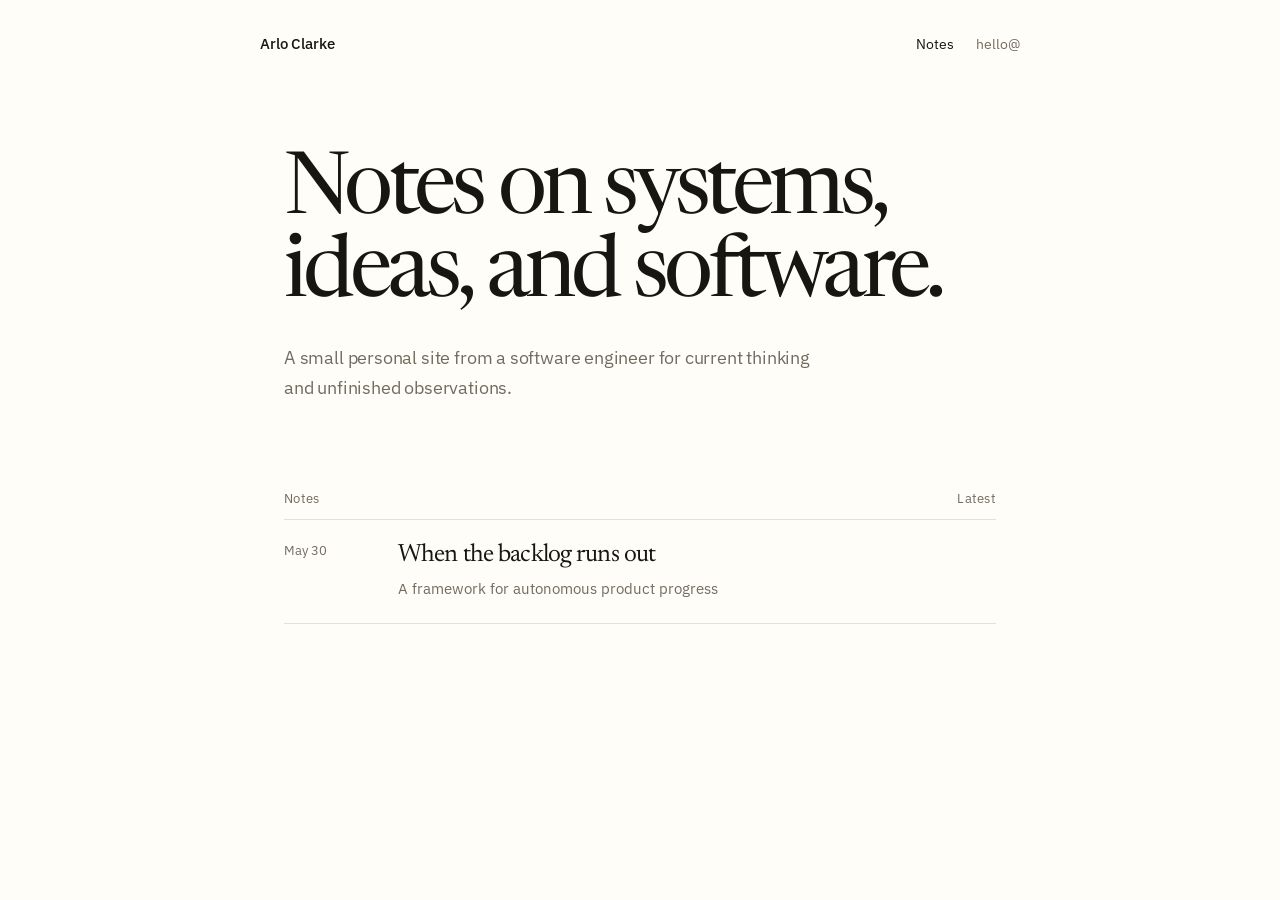
<file: index.html>
<!doctype html>
<html lang="en">
<head>
  <meta charset="utf-8" />
  <meta name="viewport" content="width=device-width, initial-scale=1" />
  <meta http-equiv="Content-Security-Policy" content="default-src 'self'; script-src 'self' 'unsafe-inline'; style-src 'self' 'unsafe-inline'; font-src 'self'; img-src 'self' data:; connect-src 'none'; object-src 'none'; base-uri 'self'; form-action 'none'; frame-ancestors 'none'; upgrade-insecure-requests" />
  <meta name="referrer" content="strict-origin-when-cross-origin" />
  <title>Arlo Clarke</title>
  <meta name="description" content="A small personal site from a software engineer for current thinking and unfinished observations." />
  <link rel="canonical" href="https://arloclarke.com/" />
  <link rel="icon" href="/favicon.ico" sizes="any" />
  <link rel="icon" href="/assets/favicon.svg" type="image/svg+xml" />
  <link rel="icon" href="/assets/favicon-512.png" type="image/png" sizes="512x512" />
  <link rel="apple-touch-icon" href="/assets/favicon-512.png" />
  <meta property="og:type" content="website" />
  <meta property="og:title" content="Arlo Clarke" />
  <meta property="og:description" content="A small personal site from a software engineer for current thinking and unfinished observations." />
  <meta property="og:url" content="https://arloclarke.com/" />
  <meta property="og:site_name" content="Arlo Clarke" />
  <meta name="twitter:card" content="summary" />
  <meta name="twitter:title" content="Arlo Clarke" />
  <meta name="twitter:description" content="A small personal site from a software engineer for current thinking and unfinished observations." />
  <script type="application/ld+json">
  {
    "@context": "https://schema.org",
    "@type": "Person",
    "name": "Arlo Clarke",
    "url": "https://arloclarke.com/",
    "email": "hello@arloclarke.com",
    "sameAs": [
      "https://github.com/arloclarke",
      "https://keybase.io/arloclarke",
      "https://www.linkedin.com/in/arlo-clarke"
    ]
  }
  </script>
  <link href="/assets/fonts/site-fonts.css" rel="stylesheet">
  <style>
    :root {
      --bg: #fffdf8;
      --text: #181612;
      --muted: #726b60;
      --line: rgba(24, 22, 18, .12);
      --hover: rgba(24, 22, 18, .045);
      --max: 760px;
    }
    * { box-sizing: border-box; }
    html { -webkit-text-size-adjust: 100%; scroll-behavior: smooth; }
    body {
      margin: 0;
      min-height: 100vh;
      background: var(--bg);
      color: var(--text);
      font-family: "IBM Plex Sans", system-ui, -apple-system, BlinkMacSystemFont, "Segoe UI", sans-serif;
      -webkit-font-smoothing: antialiased;
      text-rendering: optimizeLegibility;
    }
    a { color: inherit; text-decoration: none; }
    a:hover { color: #000; }
    .page {
      max-width: var(--max);
      margin: 0 auto;
      padding: 34px 24px 56px;
    }
    header {
      position: fixed;
      top: 0;
      left: 0;
      z-index: 10;
      display: flex;
      justify-content: space-between;
      align-items: baseline;
      gap: 18px;
      width: 100%;
      padding: 34px max(24px, calc((100% - var(--max)) / 2)) 22px;
      background: var(--bg);
    }
    .name {
      font-size: 15px;
      font-weight: 500;
      letter-spacing: -.01em;
    }
    nav {
      display: flex;
      gap: 22px;
      color: var(--muted);
      font-size: 14px;
    }
    nav a[aria-current="page"] { color: var(--text); }
    .hero { padding: 118px 0 88px; }
    h1 {
      margin: 0;
      max-width: 680px;
      font-family: "Newsreader", Georgia, serif;
      font-size: clamp(48px, 9vw, 86px);
      line-height: .96;
      font-weight: 400;
      letter-spacing: -.055em;
    }
    .subhead {
      margin: 26px 0 0;
      max-width: 540px;
      color: var(--muted);
      font-size: 18px;
      line-height: 1.65;
      letter-spacing: -.01em;
    }
    .notes-label {
      display: flex;
      justify-content: space-between;
      align-items: baseline;
      gap: 16px;
      padding-bottom: 12px;
      border-bottom: 1px solid var(--line);
      color: var(--muted);
      font-size: 13px;
      letter-spacing: .02em;
    }
    .notes {
      display: grid;
      margin: 0;
      padding: 0;
      list-style: none;
    }
    .note a {
      display: grid;
      grid-template-columns: 92px 1fr;
      gap: 22px;
      padding: 22px 0;
      border-bottom: 1px solid var(--line);
      transition: background .16s ease, padding .16s ease;
    }
    .note a:hover {
      background: var(--hover);
      padding-left: 12px;
      padding-right: 12px;
    }
    .date {
      color: var(--muted);
      font-size: 13px;
      line-height: 1.45;
      white-space: nowrap;
    }
    .title {
      margin: 0;
      font-family: "Newsreader", Georgia, serif;
      font-size: 25px;
      font-weight: 400;
      line-height: 1.08;
      letter-spacing: -.035em;
    }
    .excerpt {
      margin: 8px 0 0;
      max-width: 520px;
      color: var(--muted);
      font-size: 15px;
      line-height: 1.55;
    }
    @media (max-width: 620px) {
      .page { padding: 26px 18px 44px; }
      header { padding: 26px 18px 18px; }
      nav { gap: 16px; }
      .hero { padding: 98px 0 66px; }
      .note a { grid-template-columns: 1fr; gap: 6px; padding: 20px 0; }
      .note a:hover { padding-left: 0; padding-right: 0; background: transparent; }
    }
  </style>
</head>
<body>
  <main class="page">
    <header>
      <a class="name" href="/comms/">Arlo Clarke</a>
      <nav aria-label="Primary">
        <a aria-current="page" href="/notes/">Notes</a>
        <a href="/comms/">hello@</a>
      </nav>
    </header>

    <section class="hero" aria-labelledby="intro">
      <h1 id="intro">Notes on systems, ideas, and software.</h1>
      <p class="subhead">A small personal site from a software engineer for current thinking and unfinished observations.</p>
    </section>

    <section id="notes" aria-labelledby="notes-heading">
      <div class="notes-label">
        <span id="notes-heading">Notes</span>
        <span>Latest</span>
      </div>
      <ol class="notes">
        <li class="note">
          <a href="/notes/when-the-backlog-runs-out/">
            <time class="date" datetime="2026-05-30">May 30</time>
            <div>
              <h2 class="title">When the backlog runs out</h2>
              <p class="excerpt">A framework for autonomous product progress</p>
            </div>
          </a>
        </li>
      </ol>
    </section>

  </main>
</body>
</html>
</file>
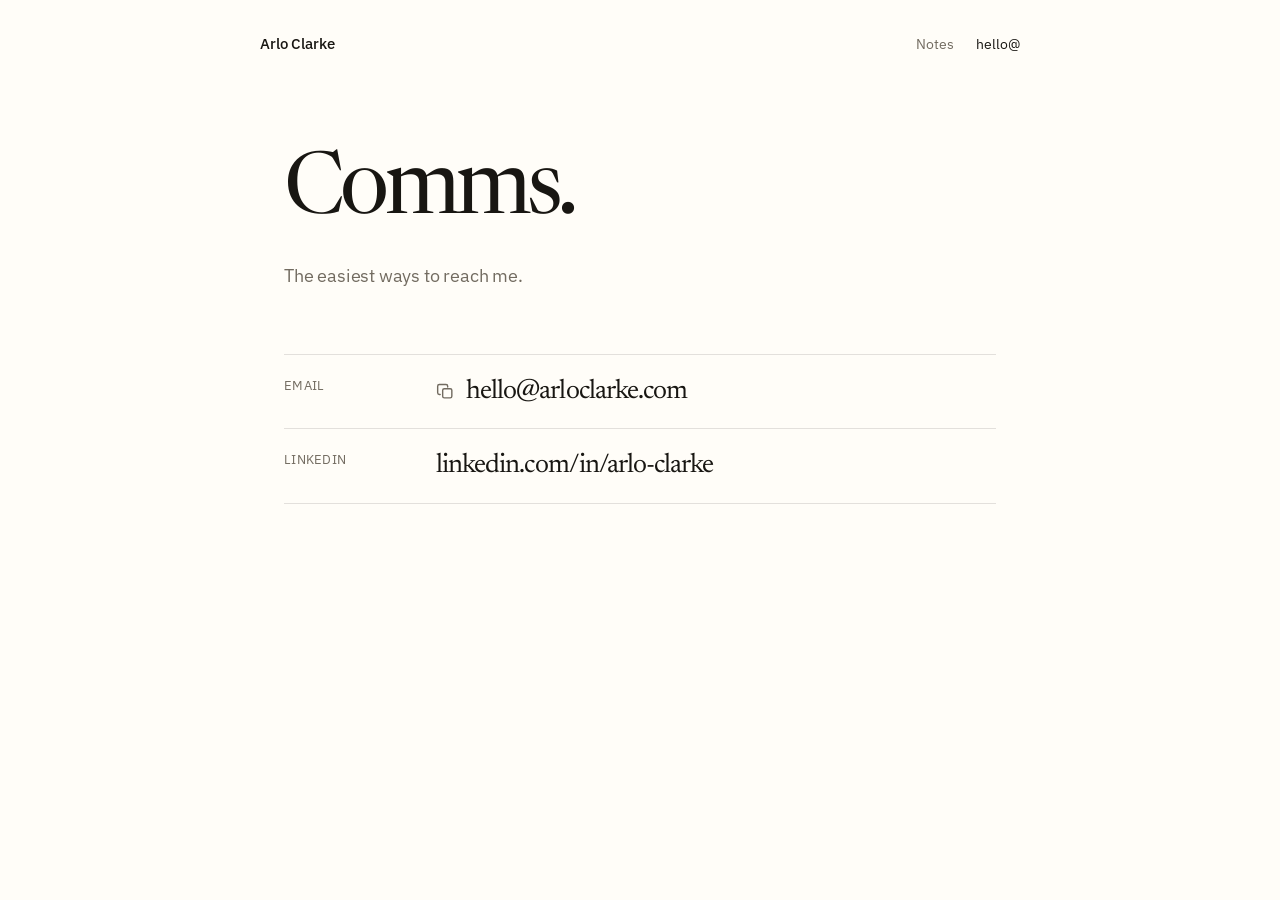
<file: comms/index.html>
<!doctype html>
<html lang="en">
<head>
  <meta charset="utf-8" />
  <meta name="viewport" content="width=device-width, initial-scale=1" />
  <meta http-equiv="Content-Security-Policy" content="default-src 'self'; script-src 'self' 'unsafe-inline'; style-src 'self' 'unsafe-inline'; font-src 'self'; img-src 'self' data:; connect-src 'none'; object-src 'none'; base-uri 'self'; form-action 'none'; frame-ancestors 'none'; upgrade-insecure-requests" />
  <meta name="referrer" content="strict-origin-when-cross-origin" />
  <title>Contact Arlo Clarke — Email and LinkedIn</title>
  <meta name="description" content="Contact Arlo Clarke, a software engineer writing about systems, software, AI agents, and product development." />
  <link rel="canonical" href="https://arloclarke.com/comms/" />
  <link rel="icon" href="/favicon.ico" sizes="any" />
  <link rel="icon" href="/assets/favicon.svg" type="image/svg+xml" />
  <link rel="icon" href="/assets/favicon-512.png" type="image/png" sizes="512x512" />
  <link rel="apple-touch-icon" href="/assets/favicon-512.png" />
  <meta property="og:type" content="profile" />
  <meta property="og:title" content="Contact Arlo Clarke — Email and LinkedIn" />
  <meta property="og:description" content="Contact Arlo Clarke, a software engineer writing about systems, software, AI agents, and product development." />
  <meta property="og:url" content="https://arloclarke.com/comms/" />
  <meta property="og:site_name" content="Arlo Clarke" />
  <meta name="twitter:card" content="summary" />
  <meta name="twitter:title" content="Contact Arlo Clarke — Email and LinkedIn" />
  <meta name="twitter:description" content="Contact Arlo Clarke, a software engineer writing about systems, software, AI agents, and product development." />
  <script type="application/ld+json">
  {
    "@context": "https://schema.org",
    "@type": "Person",
    "name": "Arlo Clarke",
    "url": "https://arloclarke.com/",
    "mainEntityOfPage": "https://arloclarke.com/comms/",
    "email": "hello@arloclarke.com",
    "sameAs": [
      "https://github.com/arloclarke",
      "https://keybase.io/arloclarke",
      "https://www.linkedin.com/in/arlo-clarke"
    ]
  }
  </script>
  <link href="/assets/fonts/site-fonts.css" rel="stylesheet">
  <style>
    :root {
      --bg: #fffdf8;
      --text: #181612;
      --muted: #726b60;
      --line: rgba(24, 22, 18, .12);
      --hover: rgba(24, 22, 18, .045);
      --max: 760px;
    }
    * { box-sizing: border-box; }
    html { -webkit-text-size-adjust: 100%; scroll-behavior: smooth; }
    body {
      margin: 0;
      min-height: 100vh;
      background: var(--bg);
      color: var(--text);
      font-family: "IBM Plex Sans", system-ui, -apple-system, BlinkMacSystemFont, "Segoe UI", sans-serif;
      -webkit-font-smoothing: antialiased;
      text-rendering: optimizeLegibility;
    }
    a { color: inherit; text-decoration: none; }
    a:hover { color: #000; }
    .page {
      max-width: var(--max);
      margin: 0 auto;
      padding: 34px 24px 56px;
    }
    header {
      position: fixed;
      top: 0;
      left: 0;
      z-index: 10;
      display: flex;
      justify-content: space-between;
      align-items: baseline;
      gap: 18px;
      width: 100%;
      padding: 34px max(24px, calc((100% - var(--max)) / 2)) 22px;
      background: var(--bg);
    }
    .name {
      font-size: 15px;
      font-weight: 500;
      letter-spacing: -.01em;
    }
    nav {
      display: flex;
      gap: 22px;
      color: var(--muted);
      font-size: 14px;
    }
    nav a[aria-current="page"] { color: var(--text); }
    .hero { padding: 118px 0 64px; }
    h1 {
      margin: 0;
      max-width: 680px;
      font-family: "Newsreader", Georgia, serif;
      font-size: clamp(48px, 9vw, 86px);
      line-height: .96;
      font-weight: 400;
      letter-spacing: -.055em;
    }
    .subhead {
      margin: 26px 0 0;
      max-width: 540px;
      color: var(--muted);
      font-size: 18px;
      line-height: 1.65;
      letter-spacing: -.01em;
    }
    .contact-list {
      display: grid;
      margin: 0;
      padding: 0;
      list-style: none;
      border-top: 1px solid var(--line);
    }
    .contact-list a,
    .copy-email {
      display: grid;
      grid-template-columns: 130px 1fr;
      gap: 22px;
      width: 100%;
      padding: 22px 0;
      border: 0;
      border-bottom: 1px solid var(--line);
      background: transparent;
      color: inherit;
      font: inherit;
      text-align: left;
      cursor: pointer;
      transition: background .16s ease, padding .16s ease;
    }
    .contact-list a:hover,
    .copy-email:hover,
    .copy-email:focus-visible {
      background: var(--hover);
      padding-left: 12px;
      padding-right: 12px;
    }
    .copy-email:focus-visible {
      outline: 1px solid var(--muted);
      outline-offset: 3px;
    }
    .label {
      color: var(--muted);
      font-size: 13px;
      line-height: 1.45;
      letter-spacing: .02em;
      text-transform: uppercase;
    }
    .value {
      margin: 0;
      font-family: "Newsreader", Georgia, serif;
      font-size: 27px;
      font-weight: 400;
      line-height: 1.08;
      letter-spacing: -.035em;
    }
    .copy-value {
      display: inline-flex;
      align-items: center;
      gap: 10px;
    }
    .copy-icon {
      width: 20px;
      height: 20px;
      color: var(--muted);
      flex: 0 0 auto;
    }
    .copy-status {
      display: inline-flex;
      align-items: center;
      gap: 6px;
      min-height: 24px;
      margin-left: 4px;
      padding: 4px 9px 4px 7px;
      border-radius: 999px;
      background: rgba(95, 117, 95, .12);
      color: #4f754f;
      font-family: "IBM Plex Sans", system-ui, -apple-system, BlinkMacSystemFont, "Segoe UI", sans-serif;
      font-size: 12px;
      font-weight: 500;
      line-height: 1;
      letter-spacing: .005em;
      opacity: 0;
      transform: translateY(1px);
      transition: opacity .14s ease;
      white-space: nowrap;
    }
    .copy-status.is-visible {
      opacity: 1;
    }
    .copy-status[data-state="error"] {
      background: rgba(24, 22, 18, .06);
      color: var(--muted);
    }
    .copy-status[data-state="error"] .check-icon {
      display: none;
    }
    .check-icon {
      width: 15px;
      height: 15px;
      flex: 0 0 auto;
    }
    @media (max-width: 620px) {
      .page { padding: 26px 18px 44px; }
      header { padding: 26px 18px 18px; }
      nav { gap: 16px; }
      .hero { padding: 98px 0 52px; }
      .contact-list a,
      .copy-email { grid-template-columns: 1fr; gap: 6px; padding: 20px 0; }
      .contact-list a:hover,
      .copy-email:hover,
      .copy-email:focus-visible { padding-left: 0; padding-right: 0; background: transparent; }
    }
  </style>
</head>
<body>
  <main class="page">
    <header>
      <a class="name" href="/comms/">Arlo Clarke</a>
      <nav aria-label="Primary">
        <a href="/notes/">Notes</a>
        <a aria-current="page" href="/comms/">hello@</a>
      </nav>
    </header>

    <section class="hero" aria-labelledby="intro">
      <h1 id="intro">Comms.</h1>
      <p class="subhead">The easiest ways to reach me.</p>
    </section>

    <ul class="contact-list" aria-label="Contact links">
      <li>
        <button class="copy-email" type="button" data-email-user="hello" data-email-domain="arloclarke.com" aria-describedby="copy-email-status">
          <span class="label">Email</span>
          <span>
            <span class="value copy-value">
              <svg class="copy-icon" aria-hidden="true" viewBox="0 0 24 24" fill="none" stroke="currentColor" stroke-width="1.7" stroke-linecap="round" stroke-linejoin="round">
                <rect x="8" y="8" width="11" height="11" rx="2"></rect>
                <path d="M5 15H4a2 2 0 0 1-2-2V5a2 2 0 0 1 2-2h8a2 2 0 0 1 2 2v1"></path>
              </svg>
              <span class="email-text"><span>hello</span><span>@</span><span>arloclarke.com</span></span>
              <span class="copy-status" id="copy-email-status" aria-live="polite" data-state="success">
                <svg class="check-icon" aria-hidden="true" viewBox="0 0 18 18" fill="none">
                  <circle cx="9" cy="9" r="8" fill="currentColor" opacity=".18"></circle>
                  <path d="M5.2 9.2l2.3 2.3 5.1-5.3" stroke="currentColor" stroke-width="1.8" stroke-linecap="round" stroke-linejoin="round"></path>
                </svg>
                <span class="copy-status-text"></span>
              </span>
            </span>
          </span>
        </button>
      </li>
      <li>
        <a href="https://www.linkedin.com/in/arlo-clarke" rel="me">
          <span class="label">LinkedIn</span>
          <span class="value">linkedin.com/in/arlo-clarke</span>
        </a>
      </li>
    </ul>

  </main>
  <script>
    (() => {
      const button = document.querySelector('.copy-email');
      const status = document.querySelector('#copy-email-status');
      const statusText = document.querySelector('.copy-status-text');
      if (!button || !status || !statusText) return;

      const email = `${button.dataset.emailUser}@${button.dataset.emailDomain}`;
      let timer;

      const showStatus = (message, state = 'success') => {
        status.dataset.state = state;
        statusText.textContent = message;
        status.classList.add('is-visible');
        clearTimeout(timer);
        timer = setTimeout(() => {
          status.classList.remove('is-visible');
          statusText.textContent = '';
        }, 2200);
      };

      const fallbackCopy = () => {
        const input = document.createElement('textarea');
        input.value = email;
        input.setAttribute('readonly', '');
        input.style.position = 'fixed';
        input.style.top = '0';
        input.style.left = '-9999px';
        document.body.appendChild(input);
        input.focus();
        input.select();
        const copied = document.execCommand('copy');
        input.remove();
        return copied;
      };

      button.addEventListener('click', () => {
        try {
          if (fallbackCopy()) {
            showStatus('Copied email to clipboard.');
            return;
          }

          if (navigator.clipboard && window.isSecureContext) {
            navigator.clipboard.writeText(email)
              .then(() => showStatus('Copied email to clipboard.'))
              .catch(() => showStatus('Copy failed. Select the email address and copy it manually.', 'error'));
            return;
          }

          throw new Error('Clipboard unavailable');
        } catch (error) {
          showStatus('Copy failed. Select the email address and copy it manually.', 'error');
        }
      });
    })();
  </script>
</body>
</html>
</file>
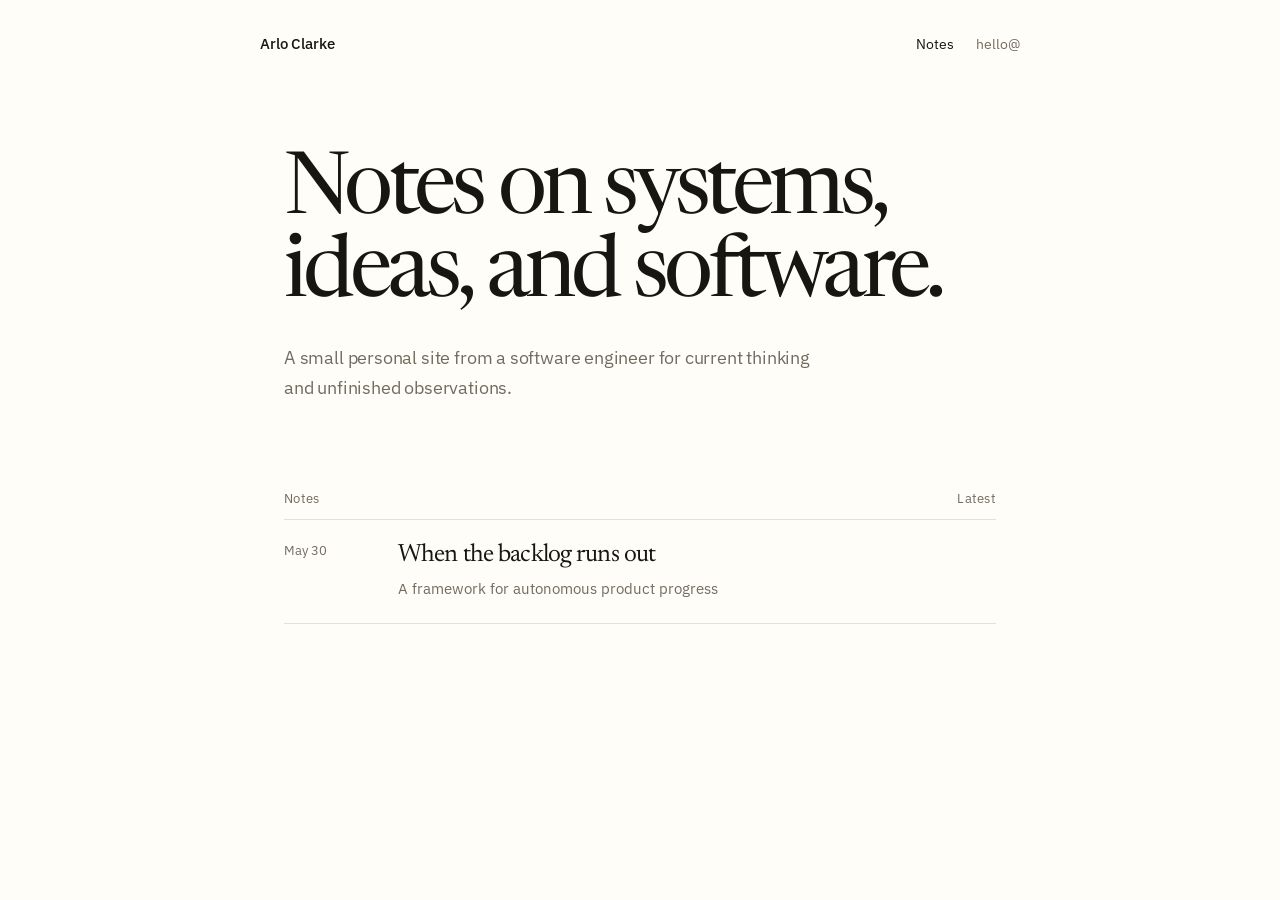
<file: notes/index.html>
<!doctype html>
<html lang="en">
<head>
  <meta charset="utf-8" />
  <meta name="viewport" content="width=device-width, initial-scale=1" />
  <meta http-equiv="Content-Security-Policy" content="default-src 'self'; script-src 'self' 'unsafe-inline'; style-src 'self' 'unsafe-inline'; font-src 'self'; img-src 'self' data:; connect-src 'none'; object-src 'none'; base-uri 'self'; form-action 'none'; frame-ancestors 'none'; upgrade-insecure-requests" />
  <meta name="referrer" content="strict-origin-when-cross-origin" />
  <title>Notes — Arlo Clarke</title>
  <meta name="description" content="A small personal site from a software engineer for current thinking and unfinished observations." />
  <link rel="canonical" href="https://arloclarke.com/notes/" />
  <link rel="icon" href="/favicon.ico" sizes="any" />
  <link rel="icon" href="/assets/favicon.svg" type="image/svg+xml" />
  <link rel="icon" href="/assets/favicon-512.png" type="image/png" sizes="512x512" />
  <link rel="apple-touch-icon" href="/assets/favicon-512.png" />
  <meta property="og:type" content="website" />
  <meta property="og:title" content="Notes — Arlo Clarke" />
  <meta property="og:description" content="A small personal site from a software engineer for current thinking and unfinished observations." />
  <meta property="og:url" content="https://arloclarke.com/notes/" />
  <meta property="og:site_name" content="Arlo Clarke" />
  <meta name="twitter:card" content="summary" />
  <meta name="twitter:title" content="Notes — Arlo Clarke" />
  <meta name="twitter:description" content="A small personal site from a software engineer for current thinking and unfinished observations." />
  <script type="application/ld+json">
  {
    "@context": "https://schema.org",
    "@type": "Person",
    "name": "Arlo Clarke",
    "url": "https://arloclarke.com/",
    "email": "hello@arloclarke.com",
    "sameAs": [
      "https://github.com/arloclarke",
      "https://keybase.io/arloclarke",
      "https://www.linkedin.com/in/arlo-clarke"
    ]
  }
  </script>
  <link href="/assets/fonts/site-fonts.css" rel="stylesheet">
  <style>
    :root {
      --bg: #fffdf8;
      --text: #181612;
      --muted: #726b60;
      --line: rgba(24, 22, 18, .12);
      --hover: rgba(24, 22, 18, .045);
      --max: 760px;
    }
    * { box-sizing: border-box; }
    html { -webkit-text-size-adjust: 100%; scroll-behavior: smooth; }
    body {
      margin: 0;
      min-height: 100vh;
      background: var(--bg);
      color: var(--text);
      font-family: "IBM Plex Sans", system-ui, -apple-system, BlinkMacSystemFont, "Segoe UI", sans-serif;
      -webkit-font-smoothing: antialiased;
      text-rendering: optimizeLegibility;
    }
    a { color: inherit; text-decoration: none; }
    a:hover { color: #000; }
    .page {
      max-width: var(--max);
      margin: 0 auto;
      padding: 34px 24px 56px;
    }
    header {
      position: fixed;
      top: 0;
      left: 0;
      z-index: 10;
      display: flex;
      justify-content: space-between;
      align-items: baseline;
      gap: 18px;
      width: 100%;
      padding: 34px max(24px, calc((100% - var(--max)) / 2)) 22px;
      background: var(--bg);
    }
    .name {
      font-size: 15px;
      font-weight: 500;
      letter-spacing: -.01em;
    }
    nav {
      display: flex;
      gap: 22px;
      color: var(--muted);
      font-size: 14px;
    }
    nav a[aria-current="page"] { color: var(--text); }
    .hero { padding: 118px 0 88px; }
    h1 {
      margin: 0;
      max-width: 680px;
      font-family: "Newsreader", Georgia, serif;
      font-size: clamp(48px, 9vw, 86px);
      line-height: .96;
      font-weight: 400;
      letter-spacing: -.055em;
    }
    .subhead {
      margin: 26px 0 0;
      max-width: 540px;
      color: var(--muted);
      font-size: 18px;
      line-height: 1.65;
      letter-spacing: -.01em;
    }
    .notes-label {
      display: flex;
      justify-content: space-between;
      align-items: baseline;
      gap: 16px;
      padding-bottom: 12px;
      border-bottom: 1px solid var(--line);
      color: var(--muted);
      font-size: 13px;
      letter-spacing: .02em;
    }
    .notes {
      display: grid;
      margin: 0;
      padding: 0;
      list-style: none;
    }
    .note a {
      display: grid;
      grid-template-columns: 92px 1fr;
      gap: 22px;
      padding: 22px 0;
      border-bottom: 1px solid var(--line);
      transition: background .16s ease, padding .16s ease;
    }
    .note a:hover {
      background: var(--hover);
      padding-left: 12px;
      padding-right: 12px;
    }
    .date {
      color: var(--muted);
      font-size: 13px;
      line-height: 1.45;
      white-space: nowrap;
    }
    .title {
      margin: 0;
      font-family: "Newsreader", Georgia, serif;
      font-size: 25px;
      font-weight: 400;
      line-height: 1.08;
      letter-spacing: -.035em;
    }
    .excerpt {
      margin: 8px 0 0;
      max-width: 520px;
      color: var(--muted);
      font-size: 15px;
      line-height: 1.55;
    }
    @media (max-width: 620px) {
      .page { padding: 26px 18px 44px; }
      header { padding: 26px 18px 18px; }
      nav { gap: 16px; }
      .hero { padding: 98px 0 66px; }
      .note a { grid-template-columns: 1fr; gap: 6px; padding: 20px 0; }
      .note a:hover { padding-left: 0; padding-right: 0; background: transparent; }
    }
  </style>
</head>
<body>
  <main class="page">
    <header>
      <a class="name" href="/comms/">Arlo Clarke</a>
      <nav aria-label="Primary">
        <a aria-current="page" href="/notes/">Notes</a>
        <a href="/comms/">hello@</a>
      </nav>
    </header>

    <section class="hero" aria-labelledby="intro">
      <h1 id="intro">Notes on systems, ideas, and software.</h1>
      <p class="subhead">A small personal site from a software engineer for current thinking and unfinished observations.</p>
    </section>

    <section id="notes" aria-labelledby="notes-heading">
      <div class="notes-label">
        <span id="notes-heading">Notes</span>
        <span>Latest</span>
      </div>
      <ol class="notes">
        <li class="note">
          <a href="/notes/when-the-backlog-runs-out/">
            <time class="date" datetime="2026-05-30">May 30</time>
            <div>
              <h2 class="title">When the backlog runs out</h2>
              <p class="excerpt">A framework for autonomous product progress</p>
            </div>
          </a>
        </li>
      </ol>
    </section>

  </main>
</body>
</html>
</file>
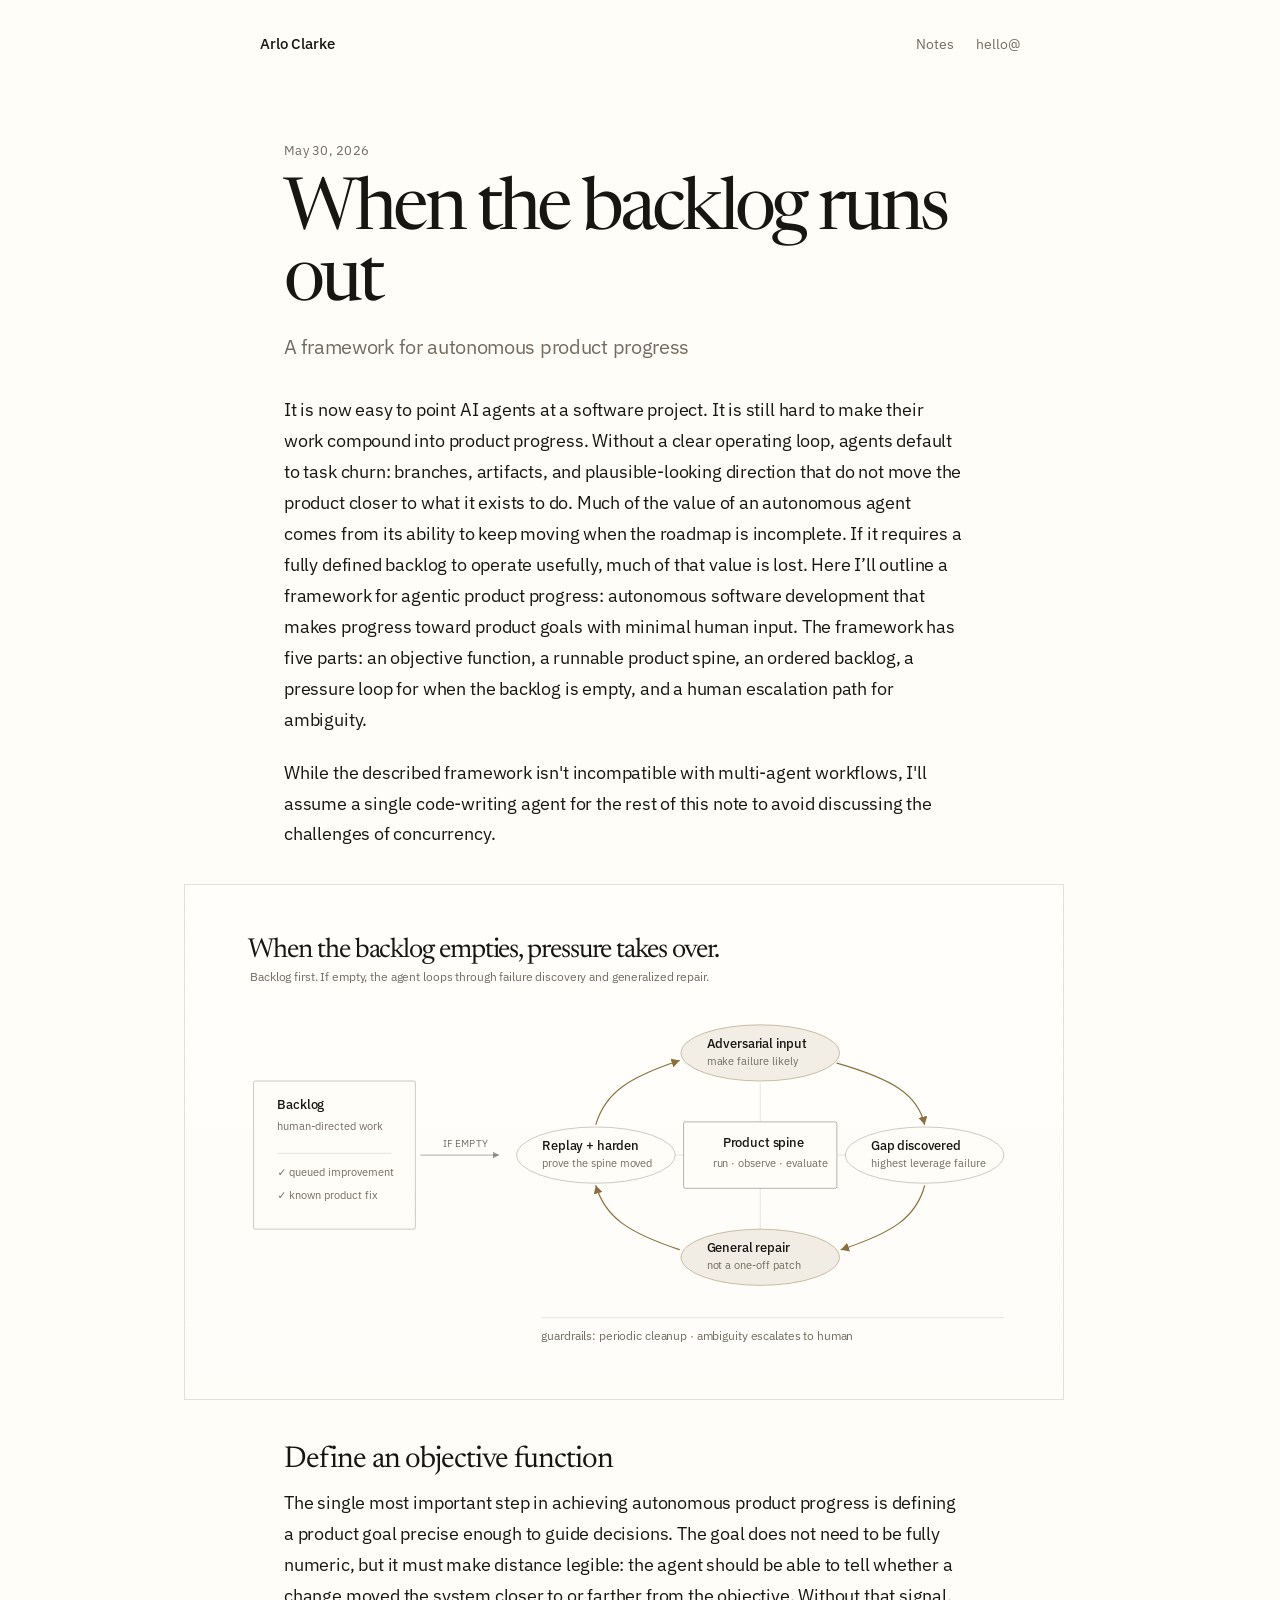
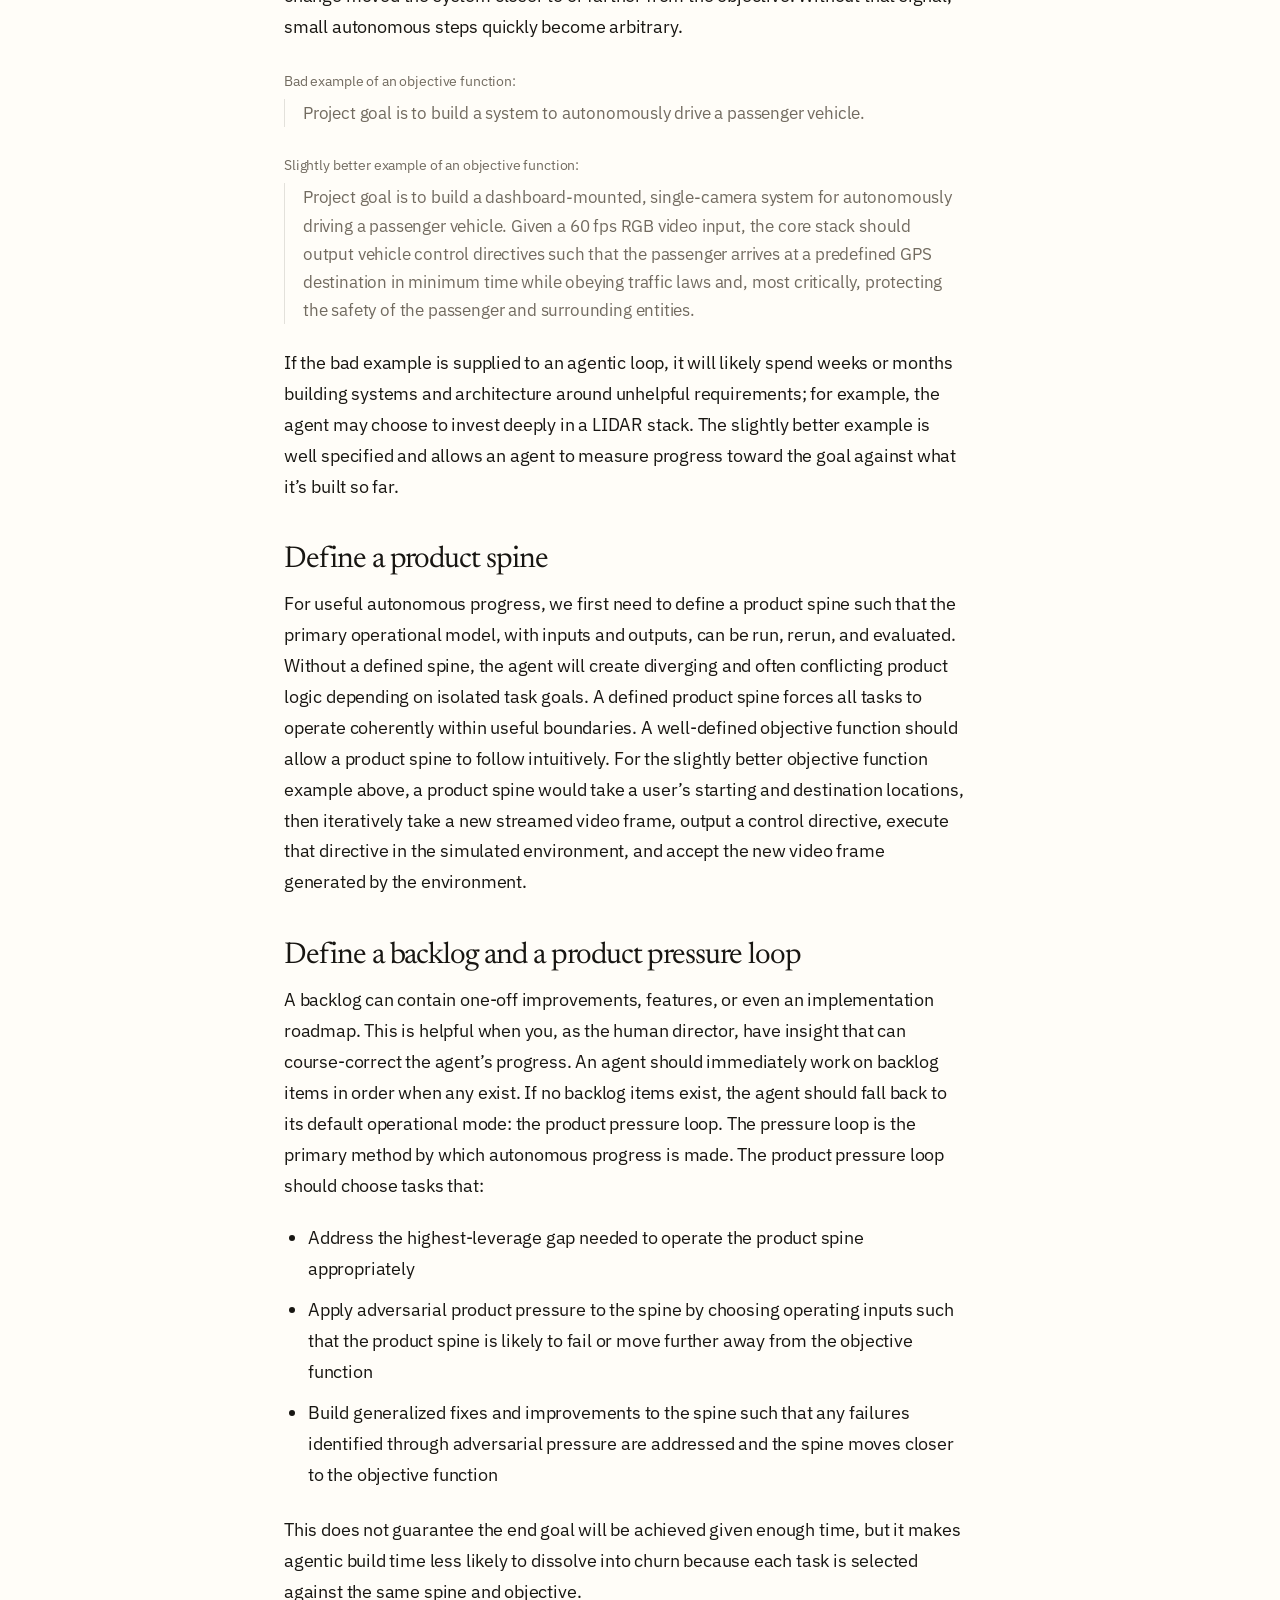
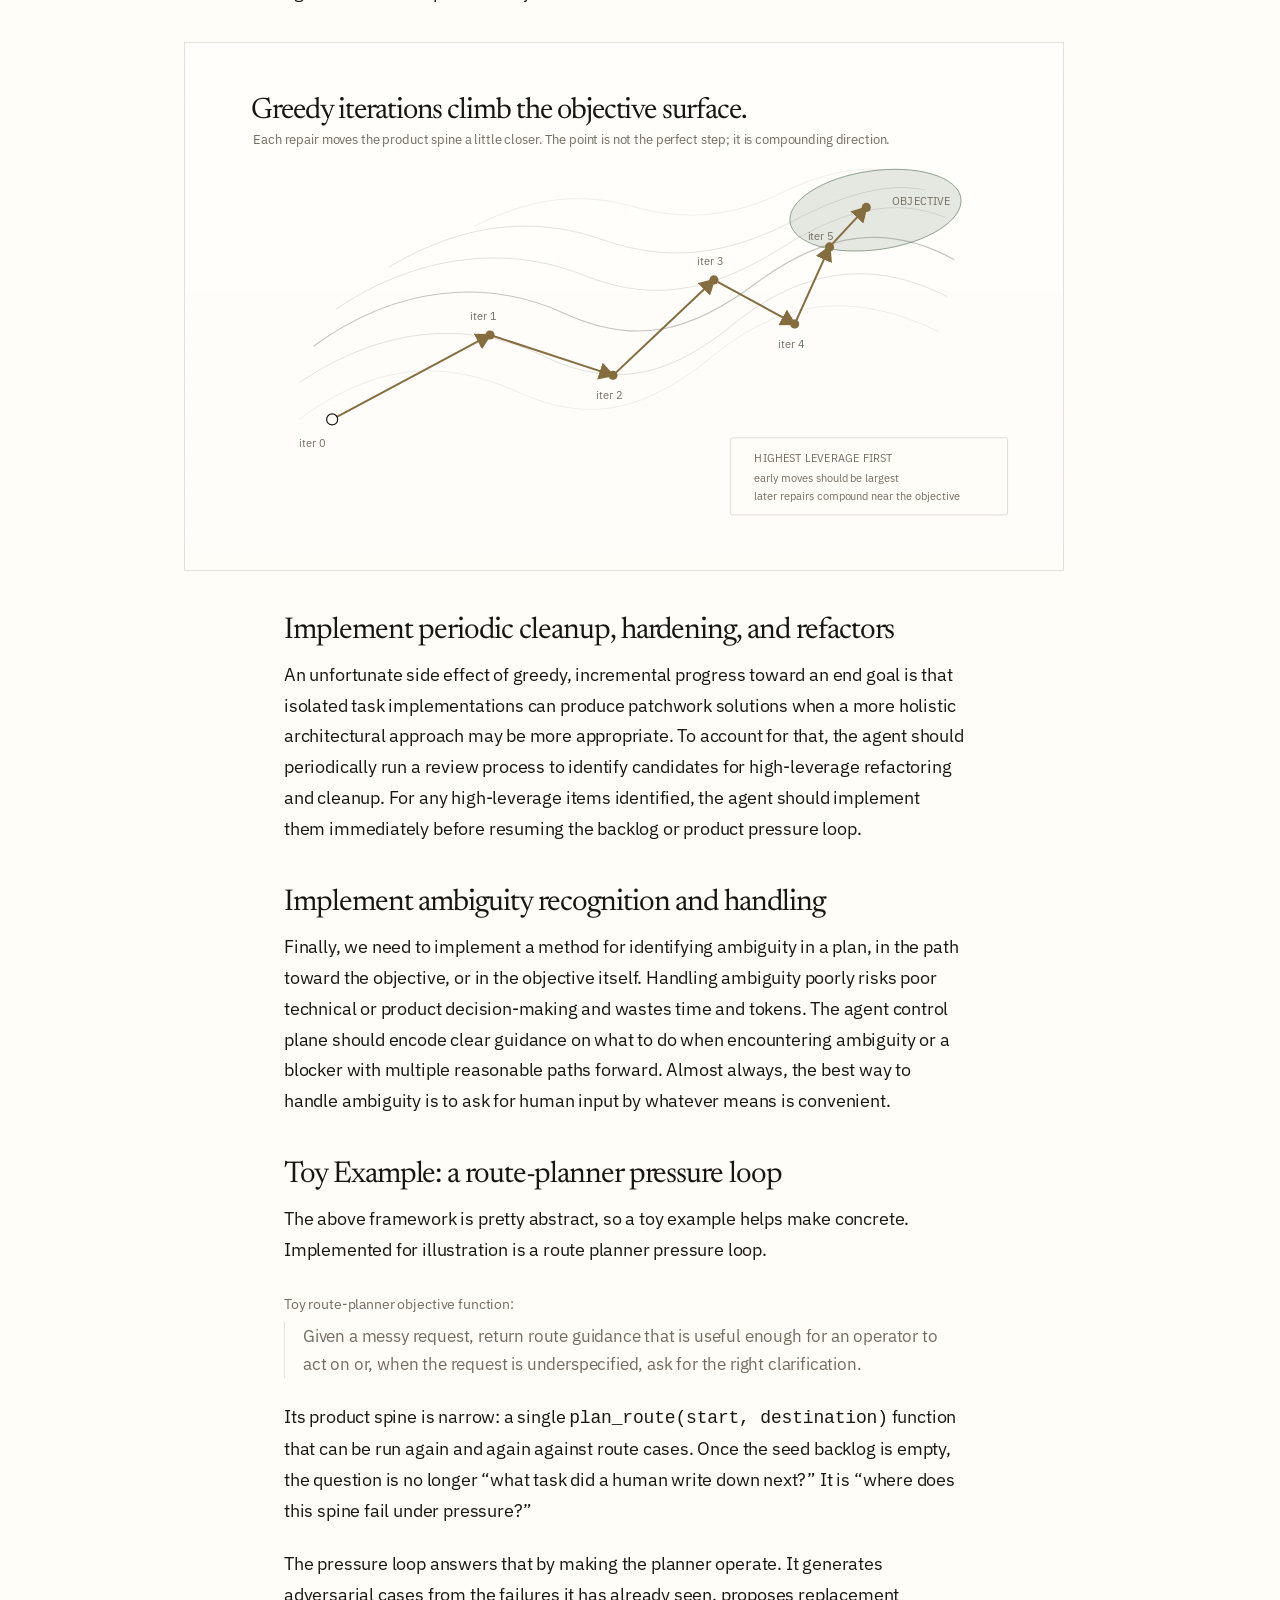
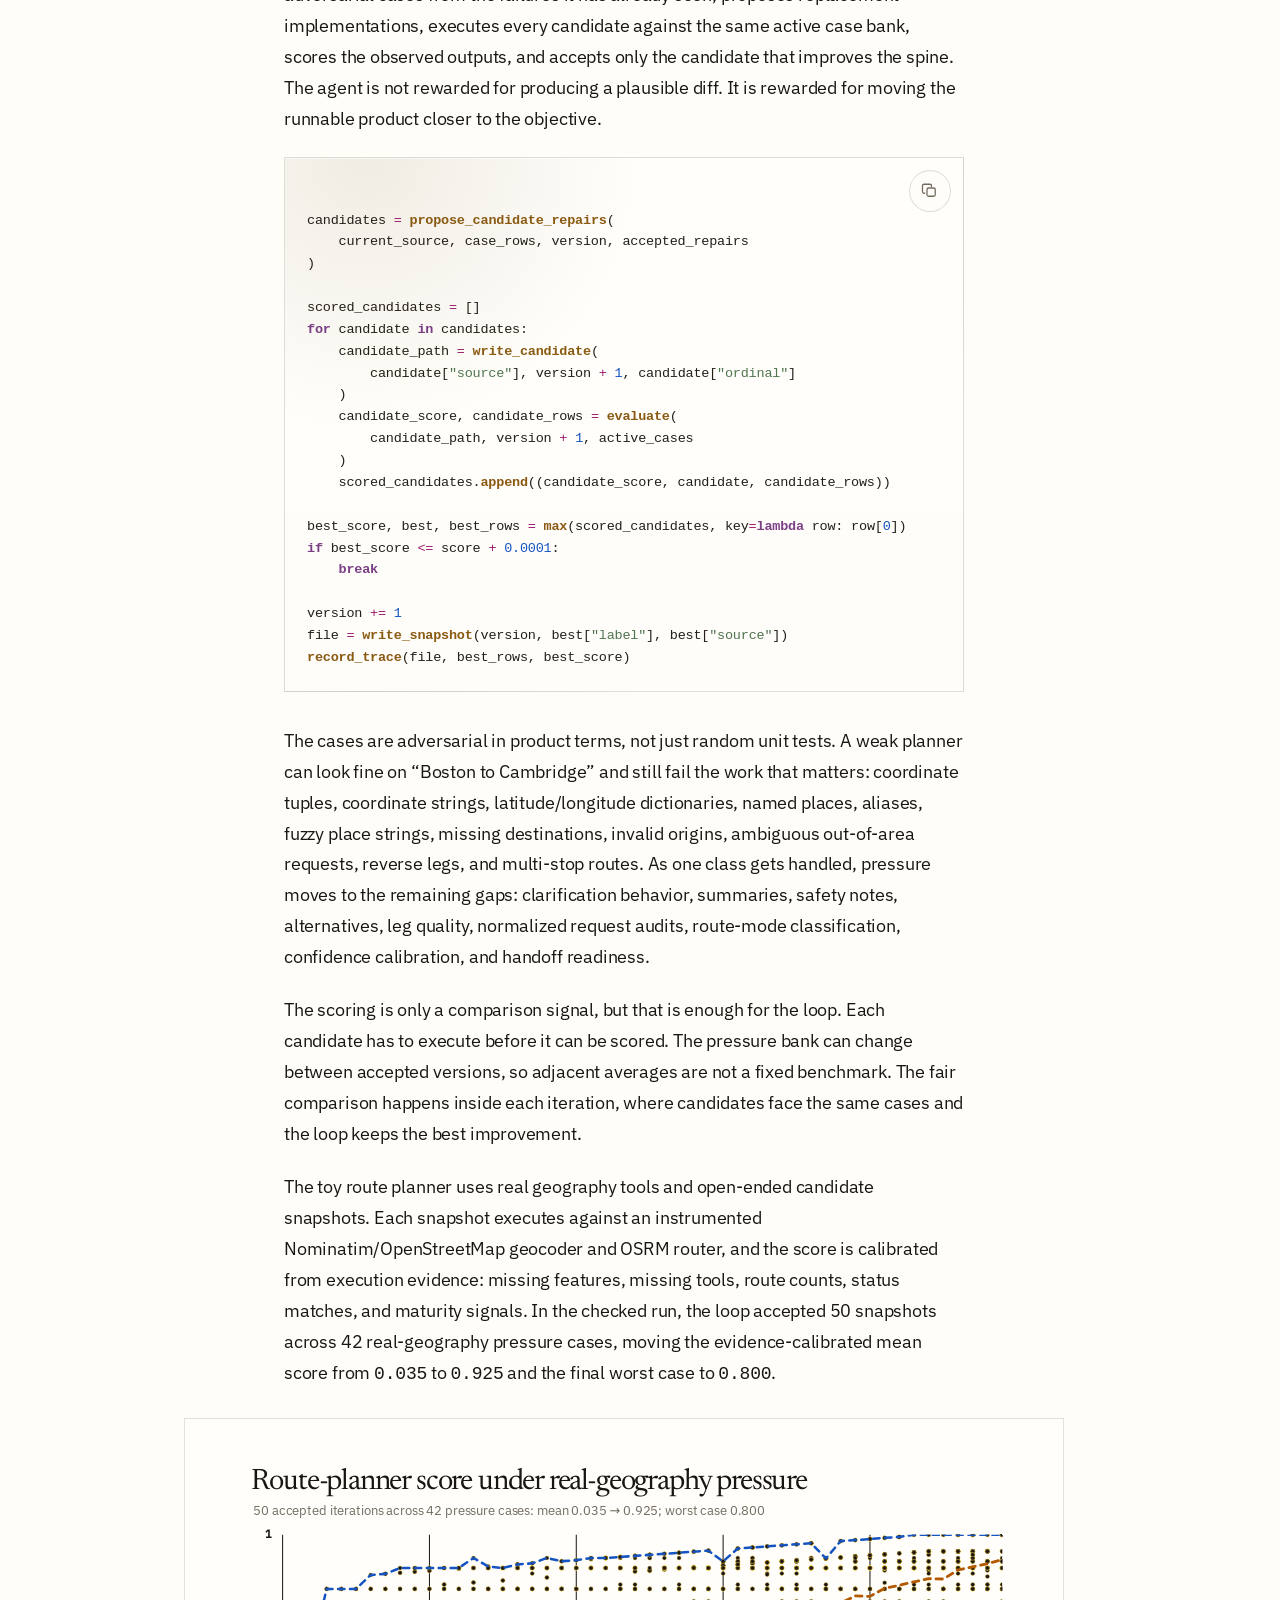
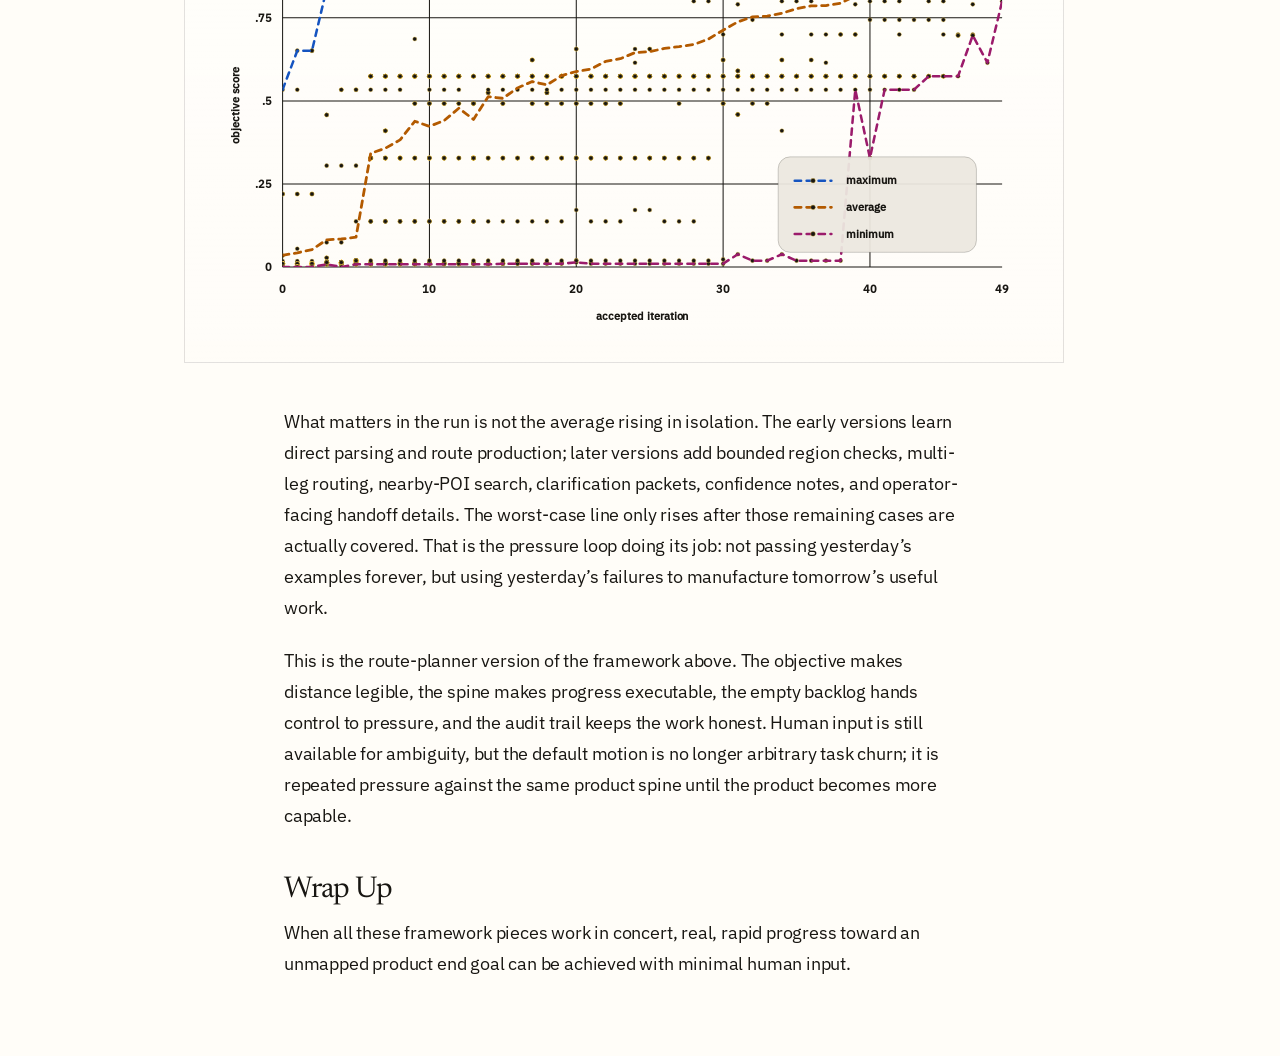
<file: notes/when-the-backlog-runs-out/index.html>
<!doctype html>
<html lang="en">
<head>
  <meta charset="utf-8" />
  <meta name="viewport" content="width=device-width, initial-scale=1" />
  <meta http-equiv="Content-Security-Policy" content="default-src 'self'; script-src 'self' 'unsafe-inline'; style-src 'self' 'unsafe-inline'; font-src 'self'; img-src 'self' data:; connect-src 'none'; object-src 'none'; base-uri 'self'; form-action 'none'; frame-ancestors 'none'; upgrade-insecure-requests" />
  <meta name="referrer" content="strict-origin-when-cross-origin" />
  <title>When the Backlog Runs Out: Autonomous Product Progress with AI Agents — Arlo Clarke</title>
  <meta name="description" content="A practical framework for using AI agents to make autonomous product progress after the backlog runs out: objective functions, product spines, pressure loops, cleanup, and ambiguity handling." />
  <link rel="canonical" href="https://arloclarke.com/notes/when-the-backlog-runs-out/" />
  <link rel="icon" href="/favicon.ico" sizes="any" />
  <link rel="icon" href="/assets/favicon.svg" type="image/svg+xml" />
  <link rel="icon" href="/assets/favicon-512.png" type="image/png" sizes="512x512" />
  <link rel="apple-touch-icon" href="/assets/favicon-512.png" />
  <meta property="og:type" content="article" />
  <meta property="og:title" content="When the Backlog Runs Out" />
  <meta property="og:description" content="A framework for autonomous product progress with AI agents." />
  <meta property="og:url" content="https://arloclarke.com/notes/when-the-backlog-runs-out/" />
  <meta property="og:site_name" content="Arlo Clarke" />
  <meta property="article:author" content="Arlo Clarke" />
  <meta property="article:published_time" content="2026-05-30" />
  <meta property="article:modified_time" content="2026-06-03" />
  <meta name="twitter:card" content="summary" />
  <meta name="twitter:title" content="When the Backlog Runs Out" />
  <meta name="twitter:description" content="A framework for autonomous product progress with AI agents." />
  <script type="application/ld+json">
  {
    "@context": "https://schema.org",
    "@type": "BlogPosting",
    "headline": "When the Backlog Runs Out",
    "description": "A framework for autonomous product progress with AI agents.",
    "author": {
      "@type": "Person",
      "name": "Arlo Clarke",
      "url": "https://arloclarke.com/comms/"
    },
    "datePublished": "2026-05-30",
    "dateModified": "2026-06-03",
    "mainEntityOfPage": "https://arloclarke.com/notes/when-the-backlog-runs-out/",
    "publisher": {
      "@type": "Person",
      "name": "Arlo Clarke"
    }
  }
  </script>
  <link href="/assets/fonts/site-fonts.css" rel="stylesheet">
  <style>
    :root {
      --bg: #fffdf8;
      --text: #181612;
      --muted: #726b60;
      --line: rgba(24, 22, 18, .12);
      --hover: rgba(24, 22, 18, .045);
      --max: 760px;
    }
    * { box-sizing: border-box; }
    html { -webkit-text-size-adjust: 100%; scroll-behavior: smooth; }
    body {
      margin: 0;
      min-height: 100vh;
      background: var(--bg);
      color: var(--text);
      font-family: "IBM Plex Sans", system-ui, -apple-system, BlinkMacSystemFont, "Segoe UI", sans-serif;
      -webkit-font-smoothing: antialiased;
      text-rendering: optimizeLegibility;
    }
    a { color: inherit; text-decoration: none; }
    a:hover { color: #000; }
    .obvious-link {
      text-decoration: underline;
      text-decoration-thickness: 1.5px;
      text-underline-offset: 3px;
      font-weight: 600;
    }
    .page {
      max-width: var(--max);
      margin: 0 auto;
      padding: 34px 24px 56px;
    }
    header {
      position: fixed;
      top: 0;
      left: 0;
      z-index: 10;
      display: flex;
      justify-content: space-between;
      align-items: baseline;
      gap: 18px;
      width: 100%;
      padding: 34px max(24px, calc((100% - var(--max)) / 2)) 22px;
      background: var(--bg);
    }
    .name {
      font-size: 15px;
      font-weight: 500;
      letter-spacing: -.01em;
    }
    nav {
      display: flex;
      gap: 22px;
      color: var(--muted);
      font-size: 14px;
    }
    article { max-width: 680px; padding-top: 108px; }
    .eyebrow {
      display: block;
      margin-bottom: 18px;
      color: var(--muted);
      font-size: 13px;
      letter-spacing: .02em;
    }
    h1 {
      margin: 0 0 14px;
      font-family: "Newsreader", Georgia, serif;
      font-size: clamp(42px, 7vw, 72px);
      line-height: .98;
      font-weight: 400;
      letter-spacing: -.055em;
    }
    .subtitle {
      max-width: 520px;
      margin: 0 0 34px;
      color: var(--muted);
      font-size: 20px;
      line-height: 1.45;
      letter-spacing: -.015em;
    }
    h2 {
      margin: 42px 0 12px;
      font-family: "Newsreader", Georgia, serif;
      font-size: 30px;
      line-height: 1.08;
      font-weight: 400;
      letter-spacing: -.035em;
    }
    p, li {
      color: var(--text);
      font-size: 18px;
      line-height: 1.72;
      letter-spacing: -.01em;
    }
    p { margin: 0 0 22px; }
    ul { margin: 0 0 24px; padding-left: 24px; }
    li { margin: 0 0 10px; }
    .example-label {
      margin-top: 28px;
      margin-bottom: 8px;
      color: var(--muted);
      font-size: 14px;
      line-height: 1.45;
    }
    blockquote {
      margin: 0 0 24px;
      padding: 0 0 0 18px;
      border-left: 1px solid var(--line);
      color: var(--muted);
    }
    blockquote p {
      color: var(--muted);
      font-size: 17px;
      line-height: 1.65;
    }
    .framework-graphic {
      width: min(880px, calc(100vw - 48px));
      margin: 34px 0 44px 50%;
      padding: 24px 26px 26px;
      transform: translateX(-50%);
      border: 1px solid var(--line);
      background: linear-gradient(180deg, rgba(255, 255, 255, .42), rgba(255, 255, 255, .06));
    }
    .framework-graphic svg {
      display: block;
      width: 100%;
      height: auto;
    }
    .graphic-title {
      font-family: "Newsreader", Georgia, serif;
      font-size: 32px;
      letter-spacing: -.04em;
      font-weight: 400;
      fill: var(--text);
    }
    .graphic-small {
      font-size: 14px;
      fill: var(--muted);
      letter-spacing: -.01em;
    }
    .graphic-micro {
      font-size: 11.5px;
      fill: var(--muted);
      letter-spacing: .018em;
      text-transform: uppercase;
    }
    .graphic-node-title {
      font-size: 15px;
      font-weight: 500;
      fill: var(--text);
      letter-spacing: -.012em;
    }
    .graphic-node-sub {
      font-size: 12.5px;
      fill: var(--muted);
      letter-spacing: -.004em;
    }
    .graphic-box {
      fill: rgba(255, 253, 248, .97);
      stroke: rgba(24, 22, 18, .26);
      stroke-width: 1;
    }
    .graphic-accent-box {
      fill: rgba(138, 111, 62, .115);
      stroke: rgba(138, 111, 62, .50);
      stroke-width: 1;
    }
    .graphic-center {
      fill: rgba(255, 253, 248, .98);
      stroke: rgba(24, 22, 18, .34);
      stroke-width: 1.1;
    }
    .graphic-arrow {
      fill: none;
      stroke: rgba(24, 22, 18, .40);
      stroke-width: 1.05;
      marker-end: url(#graphic-arrowhead);
    }
    .graphic-loop {
      fill: none;
      stroke: #8a6f3e;
      stroke-width: 1.35;
      stroke-linecap: round;
      marker-end: url(#graphic-arrowhead-accent);
    }
    .graphic-soft-line {
      stroke: rgba(24, 22, 18, .13);
      stroke-width: 1;
    }
    .surface-contour {
      fill: none;
      stroke: rgba(24, 22, 18, .13);
      stroke-width: 1;
    }
    .surface-contour-strong {
      fill: none;
      stroke: rgba(24, 22, 18, .25);
      stroke-width: 1.15;
    }
    .surface-contour-soft {
      fill: none;
      stroke: rgba(24, 22, 18, .075);
      stroke-width: 1;
    }
    .surface-objective {
      fill: rgba(95, 117, 95, .16);
      stroke: rgba(95, 117, 95, .68);
      stroke-width: 1;
    }
    .surface-path {
      fill: none;
      stroke: #856d3f;
      stroke-width: 2.15;
      stroke-linecap: round;
      stroke-linejoin: round;
      marker-end: url(#surface-arrowhead);
    }
    .surface-ghost {
      fill: none;
      stroke: rgba(133, 109, 63, .22);
      stroke-width: 1;
      stroke-dasharray: 2 6;
    }
    .surface-step {
      fill: #856d3f;
    }
    .surface-start {
      fill: #fffdf8;
      stroke: var(--text);
      stroke-width: 1.3;
    }
    .surface-box {
      fill: rgba(255, 253, 248, .95);
      stroke: rgba(24, 22, 18, .15);
      stroke-width: 1;
    }
    .surface-tiny {
      font-size: 12px;
      fill: var(--muted);
      letter-spacing: -.004em;
    }

    .code-snippet {
      position: relative;
      margin: 12px 0 34px;
      overflow: hidden;
      border: 1px solid rgba(24, 22, 18, .14);
      background:
        radial-gradient(circle at 12% 0%, rgba(138, 111, 62, .12), transparent 34%),
        linear-gradient(180deg, rgba(255, 255, 255, .46), rgba(255, 255, 255, .14));
      box-shadow: inset 0 1px 0 rgba(255, 255, 255, .42);
    }
    .code-snippet pre {
      margin: 0;
      padding: 52px 22px 22px;
      overflow-x: auto;
      color: #241f18;
      font: 13.5px/1.62 ui-monospace, SFMono-Regular, Menlo, Monaco, Consolas, "Liberation Mono", monospace;
      letter-spacing: -.016em;
    }
    .code-snippet code {
      display: block;
      min-width: max-content;
      white-space: pre;
    }
    .code-snippet-copy {
      position: absolute;
      top: 12px;
      right: 12px;
      z-index: 1;
      display: inline-flex;
      align-items: center;
      justify-content: center;
      width: 42px;
      min-height: 42px;
      padding: 0;
      border: 1px solid rgba(24, 22, 18, .14);
      border-radius: 999px;
      background: rgba(255, 253, 248, .86);
      color: var(--muted);
      font: 500 12px/1 "IBM Plex Sans", system-ui, -apple-system, BlinkMacSystemFont, "Segoe UI", sans-serif;
      cursor: pointer;
      transition: background .16s ease, border-color .16s ease, color .16s ease;
    }
    .code-snippet-copy:hover,
    .code-snippet-copy:focus-visible {
      border-color: rgba(24, 22, 18, .28);
      background: rgba(255, 253, 248, .98);
      color: var(--text);
    }
    .code-snippet-copy:focus-visible {
      outline: 1px solid var(--muted);
      outline-offset: 3px;
    }
    .copy-icon {
      width: 18px;
      height: 18px;
      flex: 0 0 auto;
    }
    .copy-status {
      position: absolute;
      top: 50%;
      right: calc(100% + 8px);
      display: inline-flex;
      align-items: center;
      gap: 6px;
      min-height: 24px;
      padding: 4px 9px 4px 7px;
      border-radius: 999px;
      background: rgba(95, 117, 95, .12);
      color: #4f754f;
      font-size: 12px;
      font-weight: 500;
      line-height: 1;
      letter-spacing: .005em;
      opacity: 0;
      visibility: hidden;
      pointer-events: none;
      transform: translate(4px, -50%);
      transition: opacity .14s ease, transform .14s ease, visibility 0s linear .14s;
      white-space: nowrap;
    }
    .copy-status.is-visible {
      opacity: 1;
      visibility: visible;
      transform: translate(0, -50%);
      transition-delay: 0s;
    }
    .copy-status[data-state="error"] {
      background: rgba(24, 22, 18, .06);
      color: var(--muted);
    }
    .copy-status[data-state="error"] .check-icon {
      display: none;
    }
    .check-icon {
      width: 15px;
      height: 15px;
      flex: 0 0 auto;
    }
    .code-keyword { color: #7b3f86; font-weight: 650; }
    .code-call { color: #8a5a12; font-weight: 650; }
    .code-string { color: #4f754f; }
    .code-number { color: #1554c0; }
    .code-operator { color: #9b1b6b; }
    .toy-figure { margin-top: 28px; scroll-margin-top: 96px; }
    .toy-axis {
      stroke: #181612;
      stroke-width: 1.1;
    }
    .toy-plot-label {
      fill: #181612;
      font-weight: 700;
    }
    .toy-line {
      fill: none;
      stroke-width: 2.75;
      stroke-linecap: round;
      stroke-linejoin: round;
      stroke-dasharray: 7 6;
    }
    .toy-max { stroke: #1554c0; }
    .toy-min { stroke: #9b1b6b; }
    .toy-avg { stroke: #b35a00; stroke-width: 3.05; }
    .toy-legend-card {
      fill: rgba(236, 232, 224, .94);
      stroke: rgba(24, 22, 18, .22);
      stroke-width: 1;
    }
    .toy-legend-text {
      fill: #181612;
      font-weight: 800;
    }
    @media (max-width: 620px) {
      .page { padding: 26px 18px 44px; }
      header { padding: 26px 18px 18px; }
      nav { gap: 16px; }
      article { padding-top: 96px; }
      .subtitle { font-size: 18px; }
      p, li { font-size: 17px; line-height: 1.68; }
    }
  </style>
</head>
<body>
  <main class="page">
    <header>
      <a class="name" href="/comms/">Arlo Clarke</a>
      <nav aria-label="Primary">
        <a href="/notes/">Notes</a>
        <a href="/comms/">hello@</a>
      </nav>
    </header>

    <article>
      <time class="eyebrow" datetime="2026-05-30">May 30, 2026</time>
      <h1>When the backlog runs out</h1>
      <p class="subtitle">A framework for autonomous product progress</p>

      <p>It is now easy to point AI agents at a software project. It is still hard to make their work compound into product progress. Without a clear operating loop, agents default to task churn: branches, artifacts, and plausible-looking direction that do not move the product closer to what it exists to do. Much of the value of an autonomous agent comes from its ability to keep moving when the roadmap is incomplete. If it requires a fully defined backlog to operate usefully, much of that value is lost. Here I’ll outline a framework for agentic product progress: autonomous software development that makes progress toward product goals with minimal human input. The framework has five parts: an objective function, a runnable product spine, an ordered backlog, a pressure loop for when the backlog is empty, and a human escalation path for ambiguity.</p>

      <p>While the described framework isn't incompatible with multi-agent workflows, I'll assume a single code-writing agent for the rest of this note to avoid discussing the challenges of concurrency.</p>

      <figure class="framework-graphic" aria-label="Diagram showing backlog handoff into a symmetric product pressure loop.">
        <svg viewBox="0 0 970 544" role="img">
          <title>Backlog handoff into product pressure loop</title>
          <desc>Diagram showing how an AI agent works backlog items first, then loops through adversarial input, gap discovery, generalized repair, and replay hardening.</desc>
          <defs>
            <marker id="graphic-arrowhead" markerWidth="8" markerHeight="8" refX="6.8" refY="4" orient="auto"><path d="M0,0 L7,4 L0,8 Z" fill="rgba(24,22,18,.40)"/></marker>
            <marker id="graphic-arrowhead-accent" markerWidth="8" markerHeight="8" refX="6.8" refY="4" orient="auto"><path d="M0,0 L7,4 L0,8 Z" fill="#8a6f3e"/></marker>
          </defs>
          <text class="graphic-title" x="44" y="56">When the backlog empties, pressure takes over.</text>
          <text class="graphic-small" x="46" y="84">Backlog first. If empty, the agent loops through failure discovery and generalized repair.</text>

          <g transform="translate(0 24)">
          <rect class="graphic-box" x="50" y="178" width="190" height="174" rx="2"/>
          <text class="graphic-node-title" x="78" y="211">Backlog</text>
          <text class="graphic-node-sub" x="78" y="235">human-directed work</text>
          <line class="graphic-soft-line" x1="78" x2="212" y1="263" y2="263"/>
          <text class="graphic-node-sub" x="78" y="290">✓ queued improvement</text>
          <text class="graphic-node-sub" x="78" y="317">✓ known product fix</text>
          <path class="graphic-arrow" d="M246 265 L338 265"/>
          <text class="graphic-micro" x="272" y="255">if empty</text>
          <rect class="graphic-center" x="555" y="226" width="180" height="78" rx="2"/>
          <text class="graphic-node-title" x="601" y="256">Product spine</text>
          <text class="graphic-node-sub" x="589" y="279">run · observe · evaluate</text>

          <ellipse class="graphic-accent-box" cx="645" cy="145" rx="93" ry="33"/>
          <text class="graphic-node-title" x="582" y="139">Adversarial input</text>
          <text class="graphic-node-sub" x="582" y="159">make failure likely</text>

          <ellipse class="graphic-box" cx="838" cy="265" rx="93" ry="33"/>
          <text class="graphic-node-title" x="775" y="259">Gap discovered</text>
          <text class="graphic-node-sub" x="775" y="279">highest leverage failure</text>

          <ellipse class="graphic-accent-box" cx="645" cy="385" rx="93" ry="33"/>
          <text class="graphic-node-title" x="582" y="379">General repair</text>
          <text class="graphic-node-sub" x="582" y="399">not a one-off patch</text>

          <ellipse class="graphic-box" cx="452" cy="265" rx="93" ry="33"/>
          <text class="graphic-node-title" x="389" y="259">Replay + harden</text>
          <text class="graphic-node-sub" x="389" y="279">prove the spine moved</text>

          <path class="graphic-loop" d="M735 157 C801 176 830 194 838 229"/>
          <path class="graphic-loop" d="M838 301 C828 338 801 356 740 376"/>
          <path class="graphic-loop" d="M550 376 C490 356 463 338 452 301"/>
          <path class="graphic-loop" d="M452 229 C463 192 490 174 550 154"/>

          <line class="graphic-soft-line" x1="645" y1="180" x2="645" y2="226"/>
          <line class="graphic-soft-line" x1="736" y1="265" x2="745" y2="265"/>
          <line class="graphic-soft-line" x1="645" y1="304" x2="645" y2="352"/>
          <line class="graphic-soft-line" x1="545" y1="265" x2="555" y2="265"/>

          <line class="graphic-soft-line" x1="388" y1="456" x2="932" y2="456"/>
          <text class="graphic-small" x="388" y="482">guardrails: periodic cleanup · ambiguity escalates to human</text>
          </g>
        </svg>
      </figure>

      <h2>Define an objective function</h2>
      <p>The single most important step in achieving autonomous product progress is defining a product goal precise enough to guide decisions. The goal does not need to be fully numeric, but it must make distance legible: the agent should be able to tell whether a change moved the system closer to or farther from the objective. Without that signal, small autonomous steps quickly become arbitrary.</p>

      <p class="example-label">Bad example of an objective function:</p>
      <blockquote>
        <p>Project goal is to build a system to autonomously drive a passenger vehicle.</p>
      </blockquote>

      <p class="example-label">Slightly better example of an objective function:</p>
      <blockquote>
        <p>Project goal is to build a dashboard-mounted, single-camera system for autonomously driving a passenger vehicle. Given a 60 fps RGB video input, the core stack should output vehicle control directives such that the passenger arrives at a predefined GPS destination in minimum time while obeying traffic laws and, most critically, protecting the safety of the passenger and surrounding entities.</p>
      </blockquote>

      <p>If the bad example is supplied to an agentic loop, it will likely spend weeks or months building systems and architecture around unhelpful requirements; for example, the agent may choose to invest deeply in a LIDAR stack. The slightly better example is well specified and allows an agent to measure progress toward the goal against what it’s built so far.</p>

      <h2>Define a product spine</h2>
      <p>For useful autonomous progress, we first need to define a product spine such that the primary operational model, with inputs and outputs, can be run, rerun, and evaluated. Without a defined spine, the agent will create diverging and often conflicting product logic depending on isolated task goals. A defined product spine forces all tasks to operate coherently within useful boundaries. A well-defined objective function should allow a product spine to follow intuitively. For the slightly better objective function example above, a product spine would take a user’s starting and destination locations, then iteratively take a new streamed video frame, output a control directive, execute that directive in the simulated environment, and accept the new video frame generated by the environment.</p>

      <h2>Define a backlog and a product pressure loop</h2>
      <p>A backlog can contain one-off improvements, features, or even an implementation roadmap. This is helpful when you, as the human director, have insight that can course-correct the agent’s progress. An agent should immediately work on backlog items in order when any exist. If no backlog items exist, the agent should fall back to its default operational mode: the product pressure loop. The pressure loop is the primary method by which autonomous progress is made. The product pressure loop should choose tasks that:</p>
      <ul>
        <li>Address the highest-leverage gap needed to operate the product spine appropriately</li>
        <li>Apply adversarial product pressure to the spine by choosing operating inputs such that the product spine is likely to fail or move further away from the objective function</li>
        <li>Build generalized fixes and improvements to the spine such that any failures identified through adversarial pressure are addressed and the spine moves closer to the objective function</li>
      </ul>
      <p>This does not guarantee the end goal will be achieved given enough time, but it makes agentic build time less likely to dissolve into churn because each task is selected against the same spine and objective.</p>

      <figure class="framework-graphic" aria-label="Contour surface showing many greedy product iterations moving toward an objective.">
        <svg viewBox="0 0 900 520" role="img">
          <title>Greedy product-pressure iterations on an objective surface</title>
          <desc>Contour diagram showing repeated straight-arrow repair iterations moving a product spine toward a defined objective.</desc>
          <defs><marker id="surface-arrowhead" markerWidth="9" markerHeight="9" refX="7" refY="4.5" orient="auto"><path d="M0,0 L8,4.5 L0,9 Z" fill="#856d3f"/></marker></defs>

          <text class="graphic-title" x="44" y="56">Greedy iterations climb the objective surface.</text>
          <text class="graphic-small" x="46" y="84">Each repair moves the product spine a little closer. The point is not the perfect step; it is compounding direction.</text>

          <path class="surface-contour-soft" d="M96 384 C180 322 254 318 334 354 C412 389 472 376 548 314 C624 252 700 244 792 288"/>
          <path class="surface-contour" d="M96 344 C188 282 280 276 360 314 C438 352 500 338 572 278 C648 218 722 210 802 250"/>
          <path class="surface-contour-strong" d="M112 304 C202 238 300 230 384 268 C462 304 522 290 596 234 C670 180 738 170 810 210"/>
          <path class="surface-contour" d="M136 264 C224 204 322 194 404 226 C482 258 546 244 620 198 C690 154 746 142 800 164"/>
          <path class="surface-contour" d="M194 218 C274 170 352 162 426 188 C500 214 564 204 634 168 C694 136 742 126 778 134"/>
          <path class="surface-contour-soft" d="M286 174 C348 142 402 136 460 152 C516 168 568 164 624 136 C666 116 702 109 730 112"/>

          <ellipse class="surface-objective" cx="724" cy="156" rx="94" ry="43" transform="rotate(-8 724 156)"/>
          <text class="graphic-micro" x="742" y="150">objective</text>

          <path class="surface-ghost" d="M132 384 L304 292 L438 336 L548 232 L636 280 L674 196 L714 153"/>
          <path class="surface-path" d="M132 384 L304 292"/>
          <path class="surface-path" d="M304 292 L438 336"/>
          <path class="surface-path" d="M438 336 L548 232"/>
          <path class="surface-path" d="M548 232 L636 280"/>
          <path class="surface-path" d="M636 280 L674 196"/>
          <path class="surface-path" d="M674 196 L714 153"/>

          <circle class="surface-start" cx="132" cy="384" r="6"/>
          <circle class="surface-step" cx="304" cy="292" r="5"/>
          <circle class="surface-step" cx="438" cy="336" r="5"/>
          <circle class="surface-step" cx="548" cy="232" r="5"/>
          <circle class="surface-step" cx="636" cy="280" r="5"/>
          <circle class="surface-step" cx="674" cy="196" r="5"/>
          <circle class="surface-step" cx="714" cy="153" r="5"/>

          <text class="surface-tiny" x="96" y="414">iter 0</text>
          <text class="surface-tiny" x="282" y="276">iter 1</text>
          <text class="surface-tiny" x="420" y="362">iter 2</text>
          <text class="surface-tiny" x="530" y="216">iter 3</text>
          <text class="surface-tiny" x="618" y="306">iter 4</text>
          <text class="surface-tiny" x="650" y="188">iter 5</text>

          <rect class="surface-box" x="566" y="404" width="302" height="84" rx="2"/>
          <text class="graphic-micro" x="592" y="430">highest leverage first</text>
          <text class="surface-tiny" x="592" y="452">early moves should be largest</text>
          <text class="surface-tiny" x="592" y="472">later repairs compound near the objective</text>
        </svg>
      </figure>

      <h2>Implement periodic cleanup, hardening, and refactors</h2>
      <p>An unfortunate side effect of greedy, incremental progress toward an end goal is that isolated task implementations can produce patchwork solutions when a more holistic architectural approach may be more appropriate. To account for that, the agent should periodically run a review process to identify candidates for high-leverage refactoring and cleanup. For any high-leverage items identified, the agent should implement them immediately before resuming the backlog or product pressure loop.</p>

      <h2>Implement ambiguity recognition and handling</h2>
      <p>Finally, we need to implement a method for identifying ambiguity in a plan, in the path toward the objective, or in the objective itself. Handling ambiguity poorly risks poor technical or product decision-making and wastes time and tokens. The agent control plane should encode clear guidance on what to do when encountering ambiguity or a blocker with multiple reasonable paths forward. Almost always, the best way to handle ambiguity is to ask for human input by whatever means is convenient.</p>





      <h2>Toy Example: a route-planner pressure loop</h2>
      <p>The above framework is pretty abstract, so a toy example helps make concrete. Implemented for illustration is a route planner pressure loop.</p>

      <p class="example-label">Toy route-planner objective function:</p>
      <blockquote>
        <p>Given a messy request, return route guidance that is useful enough for an operator to act on or, when the request is underspecified, ask for the right clarification.</p>
      </blockquote>

      <p>Its product spine is narrow: a single <code>plan_route(start, destination)</code> function that can be run again and again against route cases. Once the seed backlog is empty, the question is no longer “what task did a human write down next?” It is “where does this spine fail under pressure?”</p>

      <p>The pressure loop answers that by making the planner operate. It generates adversarial cases from the failures it has already seen, proposes replacement implementations, executes every candidate against the same active case bank, scores the observed outputs, and accepts only the candidate that improves the spine. The agent is not rewarded for producing a plausible diff. It is rewarded for moving the runnable product closer to the objective.</p>

      <div class="code-snippet" data-code-snippet>
        <button class="code-snippet-copy" type="button" data-copy-code aria-label="Copy code snippet">
          <span class="copy-status" aria-live="polite" data-state="success">
            <svg class="check-icon" aria-hidden="true" viewBox="0 0 18 18" fill="none">
              <circle cx="9" cy="9" r="8" fill="currentColor" opacity=".18"></circle>
              <path d="M5.2 9.2l2.3 2.3 5.1-5.3" stroke="currentColor" stroke-width="1.8" stroke-linecap="round" stroke-linejoin="round"></path>
            </svg>
            <span class="copy-status-text"></span>
          </span>
          <svg class="copy-icon" aria-hidden="true" viewBox="0 0 24 24" fill="none" stroke="currentColor" stroke-width="1.7" stroke-linecap="round" stroke-linejoin="round">
            <rect x="8" y="8" width="11" height="11" rx="2"></rect>
            <path d="M5 15H4a2 2 0 0 1-2-2V5a2 2 0 0 1 2-2h8a2 2 0 0 1 2 2v1"></path>
          </svg>
        </button>
        <pre><code><span class="code-name">candidates</span> <span class="code-operator">=</span> <span class="code-call">propose_candidate_repairs</span>(
    current_source, case_rows, version, accepted_repairs
)

<span class="code-name">scored_candidates</span> <span class="code-operator">=</span> []
<span class="code-keyword">for</span> candidate <span class="code-keyword">in</span> candidates:
    candidate_path <span class="code-operator">=</span> <span class="code-call">write_candidate</span>(
        candidate[<span class="code-string">&quot;source&quot;</span>], version <span class="code-operator">+</span> <span class="code-number">1</span>, candidate[<span class="code-string">&quot;ordinal&quot;</span>]
    )
    candidate_score, candidate_rows <span class="code-operator">=</span> <span class="code-call">evaluate</span>(
        candidate_path, version <span class="code-operator">+</span> <span class="code-number">1</span>, active_cases
    )
    scored_candidates.<span class="code-call">append</span>((candidate_score, candidate, candidate_rows))

best_score, best, best_rows <span class="code-operator">=</span> <span class="code-call">max</span>(scored_candidates, key<span class="code-operator">=</span><span class="code-keyword">lambda</span> row: row[<span class="code-number">0</span>])
<span class="code-keyword">if</span> best_score <span class="code-operator">&lt;=</span> score <span class="code-operator">+</span> <span class="code-number">0.0001</span>:
    <span class="code-keyword">break</span>

version <span class="code-operator">+=</span> <span class="code-number">1</span>
file <span class="code-operator">=</span> <span class="code-call">write_snapshot</span>(version, best[<span class="code-string">&quot;label&quot;</span>], best[<span class="code-string">&quot;source&quot;</span>])
<span class="code-call">record_trace</span>(file, best_rows, best_score)</code></pre>
      </div>


      <p>The cases are adversarial in product terms, not just random unit tests. A weak planner can look fine on “Boston to Cambridge” and still fail the work that matters: coordinate tuples, coordinate strings, latitude/longitude dictionaries, named places, aliases, fuzzy place strings, missing destinations, invalid origins, ambiguous out-of-area requests, reverse legs, and multi-stop routes. As one class gets handled, pressure moves to the remaining gaps: clarification behavior, summaries, safety notes, alternatives, leg quality, normalized request audits, route-mode classification, confidence calibration, and handoff readiness.</p>

      <p>The scoring is only a comparison signal, but that is enough for the loop. Each candidate has to execute before it can be scored. The pressure bank can change between accepted versions, so adjacent averages are not a fixed benchmark. The fair comparison happens inside each iteration, where candidates face the same cases and the loop keeps the best improvement.</p>

      <p>The toy route planner uses real geography tools and open-ended candidate snapshots. Each snapshot executes against an instrumented Nominatim/OpenStreetMap geocoder and OSRM router, and the score is calibrated from execution evidence: missing features, missing tools, route counts, status matches, and maturity signals. In the checked run, the loop accepted 50 snapshots across 42 real-geography pressure cases, moving the evidence-calibrated mean score from <code>0.035</code> to <code>0.925</code> and the final worst case to <code>0.800</code>.</p>

      <figure class="framework-graphic toy-figure" aria-label="Real-geography pressure-loop plot showing evidence-calibrated case scores, minimum, maximum, and average by accepted iteration.">
        <svg viewBox="0 0 900 538" role="img">
          <title>Route-planner score under real-geography pressure</title>
          <desc>Plot generated from a 50-iteration real-geography pressure loop. Black dots are executed route-planner pressure cases; lines show minimum, maximum, and average evidence-calibrated score by accepted iteration.</desc>
          <defs>
            <clipPath id="toy-plot-area"><rect x="78" y="100" width="784" height="362"/></clipPath>
          </defs>
          <text class="graphic-title" x="44" y="50">Route-planner score under real-geography pressure</text>
          <text class="graphic-small" x="46" y="78">50 accepted iterations across 42 pressure cases: mean 0.035 → 0.925; worst case 0.800</text>
          <g>
            <rect x="78" y="100" width="784" height="362" fill="none"/>
            <line class="toy-axis" x1="78" y1="462.0" x2="862" y2="462.0"/>
            <text class="surface-tiny toy-plot-label" x="66" y="466.0" text-anchor="end">0</text>
            <line class="toy-axis" x1="78" y1="371.5" x2="862" y2="371.5"/>
            <text class="surface-tiny toy-plot-label" x="66" y="375.5" text-anchor="end">.25</text>
            <line class="toy-axis" x1="78" y1="281.0" x2="862" y2="281.0"/>
            <text class="surface-tiny toy-plot-label" x="66" y="285.0" text-anchor="end">.5</text>
            <line class="toy-axis" x1="78" y1="190.5" x2="862" y2="190.5"/>
            <text class="surface-tiny toy-plot-label" x="66" y="194.5" text-anchor="end">.75</text>
            <text class="surface-tiny toy-plot-label" x="66" y="104.0" text-anchor="end">1</text>
            <line class="toy-axis" x1="78.0" y1="100" x2="78.0" y2="462"/>
            <text class="surface-tiny toy-plot-label" x="78.0" y="490" text-anchor="middle">0</text>
            <line class="toy-axis" x1="238.0" y1="100" x2="238.0" y2="462"/>
            <text class="surface-tiny toy-plot-label" x="238.0" y="490" text-anchor="middle">10</text>
            <line class="toy-axis" x1="398.0" y1="100" x2="398.0" y2="462"/>
            <text class="surface-tiny toy-plot-label" x="398.0" y="490" text-anchor="middle">20</text>
            <line class="toy-axis" x1="558.0" y1="100" x2="558.0" y2="462"/>
            <text class="surface-tiny toy-plot-label" x="558.0" y="490" text-anchor="middle">30</text>
            <line class="toy-axis" x1="718.0" y1="100" x2="718.0" y2="462"/>
            <text class="surface-tiny toy-plot-label" x="718.0" y="490" text-anchor="middle">40</text>
            <text class="surface-tiny toy-plot-label" x="862.0" y="490" text-anchor="middle">49</text>
            <g clip-path="url(#toy-plot-area)">
              <circle cx="78.0" cy="449.6" r="2.25" fill="#181612" stroke="#f2c84b" stroke-width=".42"/>
              <circle cx="78.0" cy="268.8" r="2.25" fill="#181612" stroke="#f2c84b" stroke-width=".42"/>
              <circle cx="78.0" cy="460.0" r="2.25" fill="#181612" stroke="#f2c84b" stroke-width=".42"/>
              <circle cx="78.0" cy="458.4" r="2.25" fill="#181612" stroke="#f2c84b" stroke-width=".42"/>
              <circle cx="78.0" cy="458.4" r="2.25" fill="#181612" stroke="#f2c84b" stroke-width=".42"/>
              <circle cx="78.0" cy="458.4" r="2.25" fill="#181612" stroke="#f2c84b" stroke-width=".42"/>
              <circle cx="78.0" cy="459.1" r="2.25" fill="#181612" stroke="#f2c84b" stroke-width=".42"/>
              <circle cx="78.0" cy="458.4" r="2.25" fill="#181612" stroke="#f2c84b" stroke-width=".42"/>
              <circle cx="78.0" cy="455.6" r="2.25" fill="#181612" stroke="#f2c84b" stroke-width=".42"/>
              <circle cx="78.0" cy="382.5" r="2.25" fill="#181612" stroke="#f2c84b" stroke-width=".42"/>
              <circle cx="78.0" cy="462.0" r="2.25" fill="#181612" stroke="#f2c84b" stroke-width=".42"/>
              <circle cx="78.0" cy="462.0" r="2.25" fill="#181612" stroke="#f2c84b" stroke-width=".42"/>
              <circle cx="78.0" cy="462.0" r="2.25" fill="#181612" stroke="#f2c84b" stroke-width=".42"/>
              <circle cx="78.0" cy="462.0" r="2.25" fill="#181612" stroke="#f2c84b" stroke-width=".42"/>
              <circle cx="78.0" cy="462.0" r="2.25" fill="#181612" stroke="#f2c84b" stroke-width=".42"/>
              <circle cx="78.0" cy="462.0" r="2.25" fill="#181612" stroke="#f2c84b" stroke-width=".42"/>
              <circle cx="78.0" cy="458.4" r="2.25" fill="#181612" stroke="#f2c84b" stroke-width=".42"/>
              <circle cx="78.0" cy="458.4" r="2.25" fill="#181612" stroke="#f2c84b" stroke-width=".42"/>
              <circle cx="78.0" cy="458.4" r="2.25" fill="#181612" stroke="#f2c84b" stroke-width=".42"/>
              <circle cx="78.0" cy="458.4" r="2.25" fill="#181612" stroke="#f2c84b" stroke-width=".42"/>
              <circle cx="78.0" cy="458.4" r="2.25" fill="#181612" stroke="#f2c84b" stroke-width=".42"/>
              <circle cx="78.0" cy="382.5" r="2.25" fill="#181612" stroke="#f2c84b" stroke-width=".42"/>
              <circle cx="78.0" cy="458.4" r="2.25" fill="#181612" stroke="#f2c84b" stroke-width=".42"/>
              <circle cx="78.0" cy="459.4" r="2.25" fill="#181612" stroke="#f2c84b" stroke-width=".42"/>
              <circle cx="78.0" cy="458.4" r="2.25" fill="#181612" stroke="#f2c84b" stroke-width=".42"/>
              <circle cx="78.0" cy="458.4" r="2.25" fill="#181612" stroke="#f2c84b" stroke-width=".42"/>
              <circle cx="78.0" cy="458.4" r="2.25" fill="#181612" stroke="#f2c84b" stroke-width=".42"/>
              <circle cx="78.0" cy="458.4" r="2.25" fill="#181612" stroke="#f2c84b" stroke-width=".42"/>
              <circle cx="78.0" cy="458.4" r="2.25" fill="#181612" stroke="#f2c84b" stroke-width=".42"/>
              <circle cx="78.0" cy="458.4" r="2.25" fill="#181612" stroke="#f2c84b" stroke-width=".42"/>
              <circle cx="78.0" cy="458.4" r="2.25" fill="#181612" stroke="#f2c84b" stroke-width=".42"/>
              <circle cx="78.0" cy="458.4" r="2.25" fill="#181612" stroke="#f2c84b" stroke-width=".42"/>
              <circle cx="78.0" cy="462.0" r="2.25" fill="#181612" stroke="#f2c84b" stroke-width=".42"/>
              <circle cx="78.0" cy="462.0" r="2.25" fill="#181612" stroke="#f2c84b" stroke-width=".42"/>
              <circle cx="78.0" cy="462.0" r="2.25" fill="#181612" stroke="#f2c84b" stroke-width=".42"/>
              <circle cx="78.0" cy="462.0" r="2.25" fill="#181612" stroke="#f2c84b" stroke-width=".42"/>
              <circle cx="78.0" cy="382.5" r="2.25" fill="#181612" stroke="#f2c84b" stroke-width=".42"/>
              <circle cx="78.0" cy="458.4" r="2.25" fill="#181612" stroke="#f2c84b" stroke-width=".42"/>
              <circle cx="78.0" cy="458.4" r="2.25" fill="#181612" stroke="#f2c84b" stroke-width=".42"/>
              <circle cx="78.0" cy="458.4" r="2.25" fill="#181612" stroke="#f2c84b" stroke-width=".42"/>
              <circle cx="78.0" cy="462.0" r="2.25" fill="#181612" stroke="#f2c84b" stroke-width=".42"/>
              <circle cx="78.0" cy="462.0" r="2.25" fill="#181612" stroke="#f2c84b" stroke-width=".42"/>
              <circle cx="94.0" cy="226.3" r="2.25" fill="#181612" stroke="#f2c84b" stroke-width=".42"/>
              <circle cx="94.0" cy="268.8" r="2.25" fill="#181612" stroke="#f2c84b" stroke-width=".42"/>
              <circle cx="94.0" cy="460.0" r="2.25" fill="#181612" stroke="#f2c84b" stroke-width=".42"/>
              <circle cx="94.0" cy="458.4" r="2.25" fill="#181612" stroke="#f2c84b" stroke-width=".42"/>
              <circle cx="94.0" cy="462.0" r="2.25" fill="#181612" stroke="#f2c84b" stroke-width=".42"/>
              <circle cx="94.0" cy="462.0" r="2.25" fill="#181612" stroke="#f2c84b" stroke-width=".42"/>
              <circle cx="94.0" cy="462.0" r="2.25" fill="#181612" stroke="#f2c84b" stroke-width=".42"/>
              <circle cx="94.0" cy="462.0" r="2.25" fill="#181612" stroke="#f2c84b" stroke-width=".42"/>
              <circle cx="94.0" cy="455.6" r="2.25" fill="#181612" stroke="#f2c84b" stroke-width=".42"/>
              <circle cx="94.0" cy="382.5" r="2.25" fill="#181612" stroke="#f2c84b" stroke-width=".42"/>
              <circle cx="94.0" cy="459.1" r="2.25" fill="#181612" stroke="#f2c84b" stroke-width=".42"/>
              <circle cx="94.0" cy="458.4" r="2.25" fill="#181612" stroke="#f2c84b" stroke-width=".42"/>
              <circle cx="94.0" cy="462.0" r="2.25" fill="#181612" stroke="#f2c84b" stroke-width=".42"/>
              <circle cx="94.0" cy="462.0" r="2.25" fill="#181612" stroke="#f2c84b" stroke-width=".42"/>
              <circle cx="94.0" cy="462.0" r="2.25" fill="#181612" stroke="#f2c84b" stroke-width=".42"/>
              <circle cx="94.0" cy="462.0" r="2.25" fill="#181612" stroke="#f2c84b" stroke-width=".42"/>
              <circle cx="94.0" cy="462.0" r="2.25" fill="#181612" stroke="#f2c84b" stroke-width=".42"/>
              <circle cx="94.0" cy="462.0" r="2.25" fill="#181612" stroke="#f2c84b" stroke-width=".42"/>
              <circle cx="94.0" cy="462.0" r="2.25" fill="#181612" stroke="#f2c84b" stroke-width=".42"/>
              <circle cx="94.0" cy="462.0" r="2.25" fill="#181612" stroke="#f2c84b" stroke-width=".42"/>
              <circle cx="94.0" cy="458.4" r="2.25" fill="#181612" stroke="#f2c84b" stroke-width=".42"/>
              <circle cx="94.0" cy="382.5" r="2.25" fill="#181612" stroke="#f2c84b" stroke-width=".42"/>
              <circle cx="94.0" cy="458.4" r="2.25" fill="#181612" stroke="#f2c84b" stroke-width=".42"/>
              <circle cx="94.0" cy="459.4" r="2.25" fill="#181612" stroke="#f2c84b" stroke-width=".42"/>
              <circle cx="94.0" cy="458.4" r="2.25" fill="#181612" stroke="#f2c84b" stroke-width=".42"/>
              <circle cx="94.0" cy="458.4" r="2.25" fill="#181612" stroke="#f2c84b" stroke-width=".42"/>
              <circle cx="94.0" cy="458.4" r="2.25" fill="#181612" stroke="#f2c84b" stroke-width=".42"/>
              <circle cx="94.0" cy="458.4" r="2.25" fill="#181612" stroke="#f2c84b" stroke-width=".42"/>
              <circle cx="94.0" cy="462.0" r="2.25" fill="#181612" stroke="#f2c84b" stroke-width=".42"/>
              <circle cx="94.0" cy="462.0" r="2.25" fill="#181612" stroke="#f2c84b" stroke-width=".42"/>
              <circle cx="94.0" cy="462.0" r="2.25" fill="#181612" stroke="#f2c84b" stroke-width=".42"/>
              <circle cx="94.0" cy="462.0" r="2.25" fill="#181612" stroke="#f2c84b" stroke-width=".42"/>
              <circle cx="94.0" cy="462.0" r="2.25" fill="#181612" stroke="#f2c84b" stroke-width=".42"/>
              <circle cx="94.0" cy="462.0" r="2.25" fill="#181612" stroke="#f2c84b" stroke-width=".42"/>
              <circle cx="94.0" cy="462.0" r="2.25" fill="#181612" stroke="#f2c84b" stroke-width=".42"/>
              <circle cx="94.0" cy="462.0" r="2.25" fill="#181612" stroke="#f2c84b" stroke-width=".42"/>
              <circle cx="94.0" cy="442.1" r="2.25" fill="#181612" stroke="#f2c84b" stroke-width=".42"/>
              <circle cx="94.0" cy="462.0" r="2.25" fill="#181612" stroke="#f2c84b" stroke-width=".42"/>
              <circle cx="94.0" cy="462.0" r="2.25" fill="#181612" stroke="#f2c84b" stroke-width=".42"/>
              <circle cx="94.0" cy="462.0" r="2.25" fill="#181612" stroke="#f2c84b" stroke-width=".42"/>
              <circle cx="94.0" cy="462.0" r="2.25" fill="#181612" stroke="#f2c84b" stroke-width=".42"/>
              <circle cx="94.0" cy="462.0" r="2.25" fill="#181612" stroke="#f2c84b" stroke-width=".42"/>
              <circle cx="110.0" cy="226.3" r="2.25" fill="#181612" stroke="#f2c84b" stroke-width=".42"/>
              <circle cx="110.0" cy="226.3" r="2.25" fill="#181612" stroke="#f2c84b" stroke-width=".42"/>
              <circle cx="110.0" cy="460.0" r="2.25" fill="#181612" stroke="#f2c84b" stroke-width=".42"/>
              <circle cx="110.0" cy="458.4" r="2.25" fill="#181612" stroke="#f2c84b" stroke-width=".42"/>
              <circle cx="110.0" cy="458.4" r="2.25" fill="#181612" stroke="#f2c84b" stroke-width=".42"/>
              <circle cx="110.0" cy="458.4" r="2.25" fill="#181612" stroke="#f2c84b" stroke-width=".42"/>
              <circle cx="110.0" cy="459.1" r="2.25" fill="#181612" stroke="#f2c84b" stroke-width=".42"/>
              <circle cx="110.0" cy="458.4" r="2.25" fill="#181612" stroke="#f2c84b" stroke-width=".42"/>
              <circle cx="110.0" cy="455.6" r="2.25" fill="#181612" stroke="#f2c84b" stroke-width=".42"/>
              <circle cx="110.0" cy="382.5" r="2.25" fill="#181612" stroke="#f2c84b" stroke-width=".42"/>
              <circle cx="110.0" cy="462.0" r="2.25" fill="#181612" stroke="#f2c84b" stroke-width=".42"/>
              <circle cx="110.0" cy="462.0" r="2.25" fill="#181612" stroke="#f2c84b" stroke-width=".42"/>
              <circle cx="110.0" cy="462.0" r="2.25" fill="#181612" stroke="#f2c84b" stroke-width=".42"/>
              <circle cx="110.0" cy="462.0" r="2.25" fill="#181612" stroke="#f2c84b" stroke-width=".42"/>
              <circle cx="110.0" cy="462.0" r="2.25" fill="#181612" stroke="#f2c84b" stroke-width=".42"/>
              <circle cx="110.0" cy="462.0" r="2.25" fill="#181612" stroke="#f2c84b" stroke-width=".42"/>
              <circle cx="110.0" cy="462.0" r="2.25" fill="#181612" stroke="#f2c84b" stroke-width=".42"/>
              <circle cx="110.0" cy="462.0" r="2.25" fill="#181612" stroke="#f2c84b" stroke-width=".42"/>
              <circle cx="110.0" cy="462.0" r="2.25" fill="#181612" stroke="#f2c84b" stroke-width=".42"/>
              <circle cx="110.0" cy="462.0" r="2.25" fill="#181612" stroke="#f2c84b" stroke-width=".42"/>
              <circle cx="110.0" cy="458.4" r="2.25" fill="#181612" stroke="#f2c84b" stroke-width=".42"/>
              <circle cx="110.0" cy="382.5" r="2.25" fill="#181612" stroke="#f2c84b" stroke-width=".42"/>
              <circle cx="110.0" cy="458.4" r="2.25" fill="#181612" stroke="#f2c84b" stroke-width=".42"/>
              <circle cx="110.0" cy="459.4" r="2.25" fill="#181612" stroke="#f2c84b" stroke-width=".42"/>
              <circle cx="110.0" cy="458.4" r="2.25" fill="#181612" stroke="#f2c84b" stroke-width=".42"/>
              <circle cx="110.0" cy="458.4" r="2.25" fill="#181612" stroke="#f2c84b" stroke-width=".42"/>
              <circle cx="110.0" cy="458.4" r="2.25" fill="#181612" stroke="#f2c84b" stroke-width=".42"/>
              <circle cx="110.0" cy="458.4" r="2.25" fill="#181612" stroke="#f2c84b" stroke-width=".42"/>
              <circle cx="110.0" cy="458.4" r="2.25" fill="#181612" stroke="#f2c84b" stroke-width=".42"/>
              <circle cx="110.0" cy="458.4" r="2.25" fill="#181612" stroke="#f2c84b" stroke-width=".42"/>
              <circle cx="110.0" cy="458.4" r="2.25" fill="#181612" stroke="#f2c84b" stroke-width=".42"/>
              <circle cx="110.0" cy="458.4" r="2.25" fill="#181612" stroke="#f2c84b" stroke-width=".42"/>
              <circle cx="110.0" cy="458.4" r="2.25" fill="#181612" stroke="#f2c84b" stroke-width=".42"/>
              <circle cx="110.0" cy="458.4" r="2.25" fill="#181612" stroke="#f2c84b" stroke-width=".42"/>
              <circle cx="110.0" cy="458.4" r="2.25" fill="#181612" stroke="#f2c84b" stroke-width=".42"/>
              <circle cx="110.0" cy="458.4" r="2.25" fill="#181612" stroke="#f2c84b" stroke-width=".42"/>
              <circle cx="110.0" cy="382.5" r="2.25" fill="#181612" stroke="#f2c84b" stroke-width=".42"/>
              <circle cx="110.0" cy="458.4" r="2.25" fill="#181612" stroke="#f2c84b" stroke-width=".42"/>
              <circle cx="110.0" cy="458.4" r="2.25" fill="#181612" stroke="#f2c84b" stroke-width=".42"/>
              <circle cx="110.0" cy="458.4" r="2.25" fill="#181612" stroke="#f2c84b" stroke-width=".42"/>
              <circle cx="110.0" cy="462.0" r="2.25" fill="#181612" stroke="#f2c84b" stroke-width=".42"/>
              <circle cx="110.0" cy="462.0" r="2.25" fill="#181612" stroke="#f2c84b" stroke-width=".42"/>
              <circle cx="126.0" cy="159.0" r="2.25" fill="#181612" stroke="#f2c84b" stroke-width=".42"/>
              <circle cx="126.0" cy="159.0" r="2.25" fill="#181612" stroke="#f2c84b" stroke-width=".42"/>
              <circle cx="126.0" cy="458.6" r="2.25" fill="#181612" stroke="#f2c84b" stroke-width=".42"/>
              <circle cx="126.0" cy="457.0" r="2.25" fill="#181612" stroke="#f2c84b" stroke-width=".42"/>
              <circle cx="126.0" cy="457.0" r="2.25" fill="#181612" stroke="#f2c84b" stroke-width=".42"/>
              <circle cx="126.0" cy="458.4" r="2.25" fill="#181612" stroke="#f2c84b" stroke-width=".42"/>
              <circle cx="126.0" cy="459.1" r="2.25" fill="#181612" stroke="#f2c84b" stroke-width=".42"/>
              <circle cx="126.0" cy="458.4" r="2.25" fill="#181612" stroke="#f2c84b" stroke-width=".42"/>
              <circle cx="126.0" cy="435.2" r="2.25" fill="#181612" stroke="#f2c84b" stroke-width=".42"/>
              <circle cx="126.0" cy="296.3" r="2.25" fill="#181612" stroke="#f2c84b" stroke-width=".42"/>
              <circle cx="126.0" cy="459.1" r="2.25" fill="#181612" stroke="#f2c84b" stroke-width=".42"/>
              <circle cx="126.0" cy="458.4" r="2.25" fill="#181612" stroke="#f2c84b" stroke-width=".42"/>
              <circle cx="126.0" cy="459.1" r="2.25" fill="#181612" stroke="#f2c84b" stroke-width=".42"/>
              <circle cx="126.0" cy="459.1" r="2.25" fill="#181612" stroke="#f2c84b" stroke-width=".42"/>
              <circle cx="126.0" cy="458.4" r="2.25" fill="#181612" stroke="#f2c84b" stroke-width=".42"/>
              <circle cx="126.0" cy="457.0" r="2.25" fill="#181612" stroke="#f2c84b" stroke-width=".42"/>
              <circle cx="126.0" cy="458.4" r="2.25" fill="#181612" stroke="#f2c84b" stroke-width=".42"/>
              <circle cx="126.0" cy="457.0" r="2.25" fill="#181612" stroke="#f2c84b" stroke-width=".42"/>
              <circle cx="126.0" cy="457.0" r="2.25" fill="#181612" stroke="#f2c84b" stroke-width=".42"/>
              <circle cx="126.0" cy="457.0" r="2.25" fill="#181612" stroke="#f2c84b" stroke-width=".42"/>
              <circle cx="126.0" cy="452.0" r="2.25" fill="#181612" stroke="#f2c84b" stroke-width=".42"/>
              <circle cx="126.0" cy="296.3" r="2.25" fill="#181612" stroke="#f2c84b" stroke-width=".42"/>
              <circle cx="126.0" cy="452.0" r="2.25" fill="#181612" stroke="#f2c84b" stroke-width=".42"/>
              <circle cx="126.0" cy="458.4" r="2.25" fill="#181612" stroke="#f2c84b" stroke-width=".42"/>
              <circle cx="126.0" cy="457.0" r="2.25" fill="#181612" stroke="#f2c84b" stroke-width=".42"/>
              <circle cx="126.0" cy="457.0" r="2.25" fill="#181612" stroke="#f2c84b" stroke-width=".42"/>
              <circle cx="126.0" cy="457.0" r="2.25" fill="#181612" stroke="#f2c84b" stroke-width=".42"/>
              <circle cx="126.0" cy="457.0" r="2.25" fill="#181612" stroke="#f2c84b" stroke-width=".42"/>
              <circle cx="126.0" cy="457.0" r="2.25" fill="#181612" stroke="#f2c84b" stroke-width=".42"/>
              <circle cx="126.0" cy="457.0" r="2.25" fill="#181612" stroke="#f2c84b" stroke-width=".42"/>
              <circle cx="126.0" cy="457.0" r="2.25" fill="#181612" stroke="#f2c84b" stroke-width=".42"/>
              <circle cx="126.0" cy="457.0" r="2.25" fill="#181612" stroke="#f2c84b" stroke-width=".42"/>
              <circle cx="126.0" cy="457.0" r="2.25" fill="#181612" stroke="#f2c84b" stroke-width=".42"/>
              <circle cx="126.0" cy="457.0" r="2.25" fill="#181612" stroke="#f2c84b" stroke-width=".42"/>
              <circle cx="126.0" cy="457.0" r="2.25" fill="#181612" stroke="#f2c84b" stroke-width=".42"/>
              <circle cx="126.0" cy="457.0" r="2.25" fill="#181612" stroke="#f2c84b" stroke-width=".42"/>
              <circle cx="126.0" cy="351.6" r="2.25" fill="#181612" stroke="#f2c84b" stroke-width=".42"/>
              <circle cx="126.0" cy="457.0" r="2.25" fill="#181612" stroke="#f2c84b" stroke-width=".42"/>
              <circle cx="126.0" cy="457.0" r="2.25" fill="#181612" stroke="#f2c84b" stroke-width=".42"/>
              <circle cx="126.0" cy="457.0" r="2.25" fill="#181612" stroke="#f2c84b" stroke-width=".42"/>
              <circle cx="126.0" cy="457.0" r="2.25" fill="#181612" stroke="#f2c84b" stroke-width=".42"/>
              <circle cx="126.0" cy="457.0" r="2.25" fill="#181612" stroke="#f2c84b" stroke-width=".42"/>
              <circle cx="142.0" cy="159.0" r="2.25" fill="#181612" stroke="#f2c84b" stroke-width=".42"/>
              <circle cx="142.0" cy="159.0" r="2.25" fill="#181612" stroke="#f2c84b" stroke-width=".42"/>
              <circle cx="142.0" cy="457.9" r="2.25" fill="#181612" stroke="#f2c84b" stroke-width=".42"/>
              <circle cx="142.0" cy="457.0" r="2.25" fill="#181612" stroke="#f2c84b" stroke-width=".42"/>
              <circle cx="142.0" cy="457.0" r="2.25" fill="#181612" stroke="#f2c84b" stroke-width=".42"/>
              <circle cx="142.0" cy="458.4" r="2.25" fill="#181612" stroke="#f2c84b" stroke-width=".42"/>
              <circle cx="142.0" cy="459.1" r="2.25" fill="#181612" stroke="#f2c84b" stroke-width=".42"/>
              <circle cx="142.0" cy="458.4" r="2.25" fill="#181612" stroke="#f2c84b" stroke-width=".42"/>
              <circle cx="142.0" cy="435.2" r="2.25" fill="#181612" stroke="#f2c84b" stroke-width=".42"/>
              <circle cx="142.0" cy="268.8" r="2.25" fill="#181612" stroke="#f2c84b" stroke-width=".42"/>
              <circle cx="142.0" cy="459.1" r="2.25" fill="#181612" stroke="#f2c84b" stroke-width=".42"/>
              <circle cx="142.0" cy="458.4" r="2.25" fill="#181612" stroke="#f2c84b" stroke-width=".42"/>
              <circle cx="142.0" cy="459.1" r="2.25" fill="#181612" stroke="#f2c84b" stroke-width=".42"/>
              <circle cx="142.0" cy="459.1" r="2.25" fill="#181612" stroke="#f2c84b" stroke-width=".42"/>
              <circle cx="142.0" cy="458.4" r="2.25" fill="#181612" stroke="#f2c84b" stroke-width=".42"/>
              <circle cx="142.0" cy="457.0" r="2.25" fill="#181612" stroke="#f2c84b" stroke-width=".42"/>
              <circle cx="142.0" cy="458.4" r="2.25" fill="#181612" stroke="#f2c84b" stroke-width=".42"/>
              <circle cx="142.0" cy="457.0" r="2.25" fill="#181612" stroke="#f2c84b" stroke-width=".42"/>
              <circle cx="142.0" cy="457.0" r="2.25" fill="#181612" stroke="#f2c84b" stroke-width=".42"/>
              <circle cx="142.0" cy="457.0" r="2.25" fill="#181612" stroke="#f2c84b" stroke-width=".42"/>
              <circle cx="142.0" cy="457.0" r="2.25" fill="#181612" stroke="#f2c84b" stroke-width=".42"/>
              <circle cx="142.0" cy="268.8" r="2.25" fill="#181612" stroke="#f2c84b" stroke-width=".42"/>
              <circle cx="142.0" cy="457.0" r="2.25" fill="#181612" stroke="#f2c84b" stroke-width=".42"/>
              <circle cx="142.0" cy="458.4" r="2.25" fill="#181612" stroke="#f2c84b" stroke-width=".42"/>
              <circle cx="142.0" cy="457.0" r="2.25" fill="#181612" stroke="#f2c84b" stroke-width=".42"/>
              <circle cx="142.0" cy="457.0" r="2.25" fill="#181612" stroke="#f2c84b" stroke-width=".42"/>
              <circle cx="142.0" cy="457.0" r="2.25" fill="#181612" stroke="#f2c84b" stroke-width=".42"/>
              <circle cx="142.0" cy="457.0" r="2.25" fill="#181612" stroke="#f2c84b" stroke-width=".42"/>
              <circle cx="142.0" cy="457.0" r="2.25" fill="#181612" stroke="#f2c84b" stroke-width=".42"/>
              <circle cx="142.0" cy="457.0" r="2.25" fill="#181612" stroke="#f2c84b" stroke-width=".42"/>
              <circle cx="142.0" cy="457.0" r="2.25" fill="#181612" stroke="#f2c84b" stroke-width=".42"/>
              <circle cx="142.0" cy="457.0" r="2.25" fill="#181612" stroke="#f2c84b" stroke-width=".42"/>
              <circle cx="142.0" cy="457.0" r="2.25" fill="#181612" stroke="#f2c84b" stroke-width=".42"/>
              <circle cx="142.0" cy="457.0" r="2.25" fill="#181612" stroke="#f2c84b" stroke-width=".42"/>
              <circle cx="142.0" cy="457.0" r="2.25" fill="#181612" stroke="#f2c84b" stroke-width=".42"/>
              <circle cx="142.0" cy="457.0" r="2.25" fill="#181612" stroke="#f2c84b" stroke-width=".42"/>
              <circle cx="142.0" cy="351.6" r="2.25" fill="#181612" stroke="#f2c84b" stroke-width=".42"/>
              <circle cx="142.0" cy="457.0" r="2.25" fill="#181612" stroke="#f2c84b" stroke-width=".42"/>
              <circle cx="142.0" cy="457.0" r="2.25" fill="#181612" stroke="#f2c84b" stroke-width=".42"/>
              <circle cx="142.0" cy="457.0" r="2.25" fill="#181612" stroke="#f2c84b" stroke-width=".42"/>
              <circle cx="142.0" cy="462.0" r="2.25" fill="#181612" stroke="#f2c84b" stroke-width=".42"/>
              <circle cx="142.0" cy="462.0" r="2.25" fill="#181612" stroke="#f2c84b" stroke-width=".42"/>
              <circle cx="158.0" cy="159.0" r="2.25" fill="#181612" stroke="#f2c84b" stroke-width=".42"/>
              <circle cx="158.0" cy="159.0" r="2.25" fill="#181612" stroke="#f2c84b" stroke-width=".42"/>
              <circle cx="158.0" cy="455.1" r="2.25" fill="#181612" stroke="#f2c84b" stroke-width=".42"/>
              <circle cx="158.0" cy="455.1" r="2.25" fill="#181612" stroke="#f2c84b" stroke-width=".42"/>
              <circle cx="158.0" cy="457.0" r="2.25" fill="#181612" stroke="#f2c84b" stroke-width=".42"/>
              <circle cx="158.0" cy="458.4" r="2.25" fill="#181612" stroke="#f2c84b" stroke-width=".42"/>
              <circle cx="158.0" cy="459.1" r="2.25" fill="#181612" stroke="#f2c84b" stroke-width=".42"/>
              <circle cx="158.0" cy="458.4" r="2.25" fill="#181612" stroke="#f2c84b" stroke-width=".42"/>
              <circle cx="158.0" cy="412.3" r="2.25" fill="#181612" stroke="#f2c84b" stroke-width=".42"/>
              <circle cx="158.0" cy="268.8" r="2.25" fill="#181612" stroke="#f2c84b" stroke-width=".42"/>
              <circle cx="158.0" cy="459.1" r="2.25" fill="#181612" stroke="#f2c84b" stroke-width=".42"/>
              <circle cx="158.0" cy="458.4" r="2.25" fill="#181612" stroke="#f2c84b" stroke-width=".42"/>
              <circle cx="158.0" cy="457.9" r="2.25" fill="#181612" stroke="#f2c84b" stroke-width=".42"/>
              <circle cx="158.0" cy="459.1" r="2.25" fill="#181612" stroke="#f2c84b" stroke-width=".42"/>
              <circle cx="158.0" cy="457.0" r="2.25" fill="#181612" stroke="#f2c84b" stroke-width=".42"/>
              <circle cx="158.0" cy="455.1" r="2.25" fill="#181612" stroke="#f2c84b" stroke-width=".42"/>
              <circle cx="158.0" cy="458.4" r="2.25" fill="#181612" stroke="#f2c84b" stroke-width=".42"/>
              <circle cx="158.0" cy="455.1" r="2.25" fill="#181612" stroke="#f2c84b" stroke-width=".42"/>
              <circle cx="158.0" cy="455.1" r="2.25" fill="#181612" stroke="#f2c84b" stroke-width=".42"/>
              <circle cx="158.0" cy="455.1" r="2.25" fill="#181612" stroke="#f2c84b" stroke-width=".42"/>
              <circle cx="158.0" cy="455.1" r="2.25" fill="#181612" stroke="#f2c84b" stroke-width=".42"/>
              <circle cx="158.0" cy="268.8" r="2.25" fill="#181612" stroke="#f2c84b" stroke-width=".42"/>
              <circle cx="158.0" cy="455.1" r="2.25" fill="#181612" stroke="#f2c84b" stroke-width=".42"/>
              <circle cx="158.0" cy="458.4" r="2.25" fill="#181612" stroke="#f2c84b" stroke-width=".42"/>
              <circle cx="158.0" cy="455.1" r="2.25" fill="#181612" stroke="#f2c84b" stroke-width=".42"/>
              <circle cx="158.0" cy="455.1" r="2.25" fill="#181612" stroke="#f2c84b" stroke-width=".42"/>
              <circle cx="158.0" cy="455.1" r="2.25" fill="#181612" stroke="#f2c84b" stroke-width=".42"/>
              <circle cx="158.0" cy="455.1" r="2.25" fill="#181612" stroke="#f2c84b" stroke-width=".42"/>
              <circle cx="158.0" cy="455.1" r="2.25" fill="#181612" stroke="#f2c84b" stroke-width=".42"/>
              <circle cx="158.0" cy="455.1" r="2.25" fill="#181612" stroke="#f2c84b" stroke-width=".42"/>
              <circle cx="158.0" cy="455.1" r="2.25" fill="#181612" stroke="#f2c84b" stroke-width=".42"/>
              <circle cx="158.0" cy="455.1" r="2.25" fill="#181612" stroke="#f2c84b" stroke-width=".42"/>
              <circle cx="158.0" cy="455.1" r="2.25" fill="#181612" stroke="#f2c84b" stroke-width=".42"/>
              <circle cx="158.0" cy="455.1" r="2.25" fill="#181612" stroke="#f2c84b" stroke-width=".42"/>
              <circle cx="158.0" cy="455.1" r="2.25" fill="#181612" stroke="#f2c84b" stroke-width=".42"/>
              <circle cx="158.0" cy="455.1" r="2.25" fill="#181612" stroke="#f2c84b" stroke-width=".42"/>
              <circle cx="158.0" cy="351.6" r="2.25" fill="#181612" stroke="#f2c84b" stroke-width=".42"/>
              <circle cx="158.0" cy="455.1" r="2.25" fill="#181612" stroke="#f2c84b" stroke-width=".42"/>
              <circle cx="158.0" cy="455.1" r="2.25" fill="#181612" stroke="#f2c84b" stroke-width=".42"/>
              <circle cx="158.0" cy="455.1" r="2.25" fill="#181612" stroke="#f2c84b" stroke-width=".42"/>
              <circle cx="158.0" cy="455.1" r="2.25" fill="#181612" stroke="#f2c84b" stroke-width=".42"/>
              <circle cx="158.0" cy="455.1" r="2.25" fill="#181612" stroke="#f2c84b" stroke-width=".42"/>
              <circle cx="174.0" cy="159.0" r="2.25" fill="#181612" stroke="#f2c84b" stroke-width=".42"/>
              <circle cx="174.0" cy="159.0" r="2.25" fill="#181612" stroke="#f2c84b" stroke-width=".42"/>
              <circle cx="174.0" cy="143.8" r="2.25" fill="#181612" stroke="#f2c84b" stroke-width=".42"/>
              <circle cx="174.0" cy="254.2" r="2.25" fill="#181612" stroke="#f2c84b" stroke-width=".42"/>
              <circle cx="174.0" cy="457.0" r="2.25" fill="#181612" stroke="#f2c84b" stroke-width=".42"/>
              <circle cx="174.0" cy="458.4" r="2.25" fill="#181612" stroke="#f2c84b" stroke-width=".42"/>
              <circle cx="174.0" cy="459.1" r="2.25" fill="#181612" stroke="#f2c84b" stroke-width=".42"/>
              <circle cx="174.0" cy="458.4" r="2.25" fill="#181612" stroke="#f2c84b" stroke-width=".42"/>
              <circle cx="174.0" cy="412.3" r="2.25" fill="#181612" stroke="#f2c84b" stroke-width=".42"/>
              <circle cx="174.0" cy="412.3" r="2.25" fill="#181612" stroke="#f2c84b" stroke-width=".42"/>
              <circle cx="174.0" cy="459.1" r="2.25" fill="#181612" stroke="#f2c84b" stroke-width=".42"/>
              <circle cx="174.0" cy="458.4" r="2.25" fill="#181612" stroke="#f2c84b" stroke-width=".42"/>
              <circle cx="174.0" cy="457.9" r="2.25" fill="#181612" stroke="#f2c84b" stroke-width=".42"/>
              <circle cx="174.0" cy="459.1" r="2.25" fill="#181612" stroke="#f2c84b" stroke-width=".42"/>
              <circle cx="174.0" cy="457.0" r="2.25" fill="#181612" stroke="#f2c84b" stroke-width=".42"/>
              <circle cx="174.0" cy="254.2" r="2.25" fill="#181612" stroke="#f2c84b" stroke-width=".42"/>
              <circle cx="174.0" cy="458.4" r="2.25" fill="#181612" stroke="#f2c84b" stroke-width=".42"/>
              <circle cx="174.0" cy="254.2" r="2.25" fill="#181612" stroke="#f2c84b" stroke-width=".42"/>
              <circle cx="174.0" cy="254.2" r="2.25" fill="#181612" stroke="#f2c84b" stroke-width=".42"/>
              <circle cx="174.0" cy="254.2" r="2.25" fill="#181612" stroke="#f2c84b" stroke-width=".42"/>
              <circle cx="174.0" cy="254.2" r="2.25" fill="#181612" stroke="#f2c84b" stroke-width=".42"/>
              <circle cx="174.0" cy="268.8" r="2.25" fill="#181612" stroke="#f2c84b" stroke-width=".42"/>
              <circle cx="174.0" cy="254.2" r="2.25" fill="#181612" stroke="#f2c84b" stroke-width=".42"/>
              <circle cx="174.0" cy="458.4" r="2.25" fill="#181612" stroke="#f2c84b" stroke-width=".42"/>
              <circle cx="174.0" cy="343.3" r="2.25" fill="#181612" stroke="#f2c84b" stroke-width=".42"/>
              <circle cx="174.0" cy="343.3" r="2.25" fill="#181612" stroke="#f2c84b" stroke-width=".42"/>
              <circle cx="174.0" cy="343.3" r="2.25" fill="#181612" stroke="#f2c84b" stroke-width=".42"/>
              <circle cx="174.0" cy="343.3" r="2.25" fill="#181612" stroke="#f2c84b" stroke-width=".42"/>
              <circle cx="174.0" cy="254.2" r="2.25" fill="#181612" stroke="#f2c84b" stroke-width=".42"/>
              <circle cx="174.0" cy="254.2" r="2.25" fill="#181612" stroke="#f2c84b" stroke-width=".42"/>
              <circle cx="174.0" cy="254.2" r="2.25" fill="#181612" stroke="#f2c84b" stroke-width=".42"/>
              <circle cx="174.0" cy="455.1" r="2.25" fill="#181612" stroke="#f2c84b" stroke-width=".42"/>
              <circle cx="174.0" cy="343.3" r="2.25" fill="#181612" stroke="#f2c84b" stroke-width=".42"/>
              <circle cx="174.0" cy="343.3" r="2.25" fill="#181612" stroke="#f2c84b" stroke-width=".42"/>
              <circle cx="174.0" cy="343.3" r="2.25" fill="#181612" stroke="#f2c84b" stroke-width=".42"/>
              <circle cx="174.0" cy="343.3" r="2.25" fill="#181612" stroke="#f2c84b" stroke-width=".42"/>
              <circle cx="174.0" cy="412.3" r="2.25" fill="#181612" stroke="#f2c84b" stroke-width=".42"/>
              <circle cx="174.0" cy="254.2" r="2.25" fill="#181612" stroke="#f2c84b" stroke-width=".42"/>
              <circle cx="174.0" cy="343.3" r="2.25" fill="#181612" stroke="#f2c84b" stroke-width=".42"/>
              <circle cx="174.0" cy="343.3" r="2.25" fill="#181612" stroke="#f2c84b" stroke-width=".42"/>
              <circle cx="174.0" cy="254.2" r="2.25" fill="#181612" stroke="#f2c84b" stroke-width=".42"/>
              <circle cx="174.0" cy="254.2" r="2.25" fill="#181612" stroke="#f2c84b" stroke-width=".42"/>
              <circle cx="190.0" cy="159.0" r="2.25" fill="#181612" stroke="#f2c84b" stroke-width=".42"/>
              <circle cx="190.0" cy="159.0" r="2.25" fill="#181612" stroke="#f2c84b" stroke-width=".42"/>
              <circle cx="190.0" cy="142.6" r="2.25" fill="#181612" stroke="#f2c84b" stroke-width=".42"/>
              <circle cx="190.0" cy="142.6" r="2.25" fill="#181612" stroke="#f2c84b" stroke-width=".42"/>
              <circle cx="190.0" cy="457.0" r="2.25" fill="#181612" stroke="#f2c84b" stroke-width=".42"/>
              <circle cx="190.0" cy="458.4" r="2.25" fill="#181612" stroke="#f2c84b" stroke-width=".42"/>
              <circle cx="190.0" cy="459.1" r="2.25" fill="#181612" stroke="#f2c84b" stroke-width=".42"/>
              <circle cx="190.0" cy="458.4" r="2.25" fill="#181612" stroke="#f2c84b" stroke-width=".42"/>
              <circle cx="190.0" cy="412.3" r="2.25" fill="#181612" stroke="#f2c84b" stroke-width=".42"/>
              <circle cx="190.0" cy="412.3" r="2.25" fill="#181612" stroke="#f2c84b" stroke-width=".42"/>
              <circle cx="190.0" cy="459.1" r="2.25" fill="#181612" stroke="#f2c84b" stroke-width=".42"/>
              <circle cx="190.0" cy="458.4" r="2.25" fill="#181612" stroke="#f2c84b" stroke-width=".42"/>
              <circle cx="190.0" cy="457.9" r="2.25" fill="#181612" stroke="#f2c84b" stroke-width=".42"/>
              <circle cx="190.0" cy="459.1" r="2.25" fill="#181612" stroke="#f2c84b" stroke-width=".42"/>
              <circle cx="190.0" cy="457.0" r="2.25" fill="#181612" stroke="#f2c84b" stroke-width=".42"/>
              <circle cx="190.0" cy="254.2" r="2.25" fill="#181612" stroke="#f2c84b" stroke-width=".42"/>
              <circle cx="190.0" cy="458.4" r="2.25" fill="#181612" stroke="#f2c84b" stroke-width=".42"/>
              <circle cx="190.0" cy="254.2" r="2.25" fill="#181612" stroke="#f2c84b" stroke-width=".42"/>
              <circle cx="190.0" cy="254.2" r="2.25" fill="#181612" stroke="#f2c84b" stroke-width=".42"/>
              <circle cx="190.0" cy="254.2" r="2.25" fill="#181612" stroke="#f2c84b" stroke-width=".42"/>
              <circle cx="190.0" cy="254.2" r="2.25" fill="#181612" stroke="#f2c84b" stroke-width=".42"/>
              <circle cx="190.0" cy="268.8" r="2.25" fill="#181612" stroke="#f2c84b" stroke-width=".42"/>
              <circle cx="190.0" cy="254.2" r="2.25" fill="#181612" stroke="#f2c84b" stroke-width=".42"/>
              <circle cx="190.0" cy="458.4" r="2.25" fill="#181612" stroke="#f2c84b" stroke-width=".42"/>
              <circle cx="190.0" cy="313.6" r="2.25" fill="#181612" stroke="#f2c84b" stroke-width=".42"/>
              <circle cx="190.0" cy="313.6" r="2.25" fill="#181612" stroke="#f2c84b" stroke-width=".42"/>
              <circle cx="190.0" cy="313.6" r="2.25" fill="#181612" stroke="#f2c84b" stroke-width=".42"/>
              <circle cx="190.0" cy="313.6" r="2.25" fill="#181612" stroke="#f2c84b" stroke-width=".42"/>
              <circle cx="190.0" cy="254.2" r="2.25" fill="#181612" stroke="#f2c84b" stroke-width=".42"/>
              <circle cx="190.0" cy="254.2" r="2.25" fill="#181612" stroke="#f2c84b" stroke-width=".42"/>
              <circle cx="190.0" cy="254.2" r="2.25" fill="#181612" stroke="#f2c84b" stroke-width=".42"/>
              <circle cx="190.0" cy="455.1" r="2.25" fill="#181612" stroke="#f2c84b" stroke-width=".42"/>
              <circle cx="190.0" cy="343.3" r="2.25" fill="#181612" stroke="#f2c84b" stroke-width=".42"/>
              <circle cx="190.0" cy="343.3" r="2.25" fill="#181612" stroke="#f2c84b" stroke-width=".42"/>
              <circle cx="190.0" cy="343.3" r="2.25" fill="#181612" stroke="#f2c84b" stroke-width=".42"/>
              <circle cx="190.0" cy="343.3" r="2.25" fill="#181612" stroke="#f2c84b" stroke-width=".42"/>
              <circle cx="190.0" cy="412.3" r="2.25" fill="#181612" stroke="#f2c84b" stroke-width=".42"/>
              <circle cx="190.0" cy="254.2" r="2.25" fill="#181612" stroke="#f2c84b" stroke-width=".42"/>
              <circle cx="190.0" cy="343.3" r="2.25" fill="#181612" stroke="#f2c84b" stroke-width=".42"/>
              <circle cx="190.0" cy="343.3" r="2.25" fill="#181612" stroke="#f2c84b" stroke-width=".42"/>
              <circle cx="190.0" cy="254.2" r="2.25" fill="#181612" stroke="#f2c84b" stroke-width=".42"/>
              <circle cx="190.0" cy="254.2" r="2.25" fill="#181612" stroke="#f2c84b" stroke-width=".42"/>
              <circle cx="206.0" cy="159.0" r="2.25" fill="#181612" stroke="#f2c84b" stroke-width=".42"/>
              <circle cx="206.0" cy="159.0" r="2.25" fill="#181612" stroke="#f2c84b" stroke-width=".42"/>
              <circle cx="206.0" cy="141.4" r="2.25" fill="#181612" stroke="#f2c84b" stroke-width=".42"/>
              <circle cx="206.0" cy="141.4" r="2.25" fill="#181612" stroke="#f2c84b" stroke-width=".42"/>
              <circle cx="206.0" cy="136.2" r="2.25" fill="#181612" stroke="#f2c84b" stroke-width=".42"/>
              <circle cx="206.0" cy="458.4" r="2.25" fill="#181612" stroke="#f2c84b" stroke-width=".42"/>
              <circle cx="206.0" cy="459.1" r="2.25" fill="#181612" stroke="#f2c84b" stroke-width=".42"/>
              <circle cx="206.0" cy="458.4" r="2.25" fill="#181612" stroke="#f2c84b" stroke-width=".42"/>
              <circle cx="206.0" cy="412.3" r="2.25" fill="#181612" stroke="#f2c84b" stroke-width=".42"/>
              <circle cx="206.0" cy="412.3" r="2.25" fill="#181612" stroke="#f2c84b" stroke-width=".42"/>
              <circle cx="206.0" cy="459.1" r="2.25" fill="#181612" stroke="#f2c84b" stroke-width=".42"/>
              <circle cx="206.0" cy="458.4" r="2.25" fill="#181612" stroke="#f2c84b" stroke-width=".42"/>
              <circle cx="206.0" cy="457.9" r="2.25" fill="#181612" stroke="#f2c84b" stroke-width=".42"/>
              <circle cx="206.0" cy="457.9" r="2.25" fill="#181612" stroke="#f2c84b" stroke-width=".42"/>
              <circle cx="206.0" cy="457.0" r="2.25" fill="#181612" stroke="#f2c84b" stroke-width=".42"/>
              <circle cx="206.0" cy="254.2" r="2.25" fill="#181612" stroke="#f2c84b" stroke-width=".42"/>
              <circle cx="206.0" cy="458.4" r="2.25" fill="#181612" stroke="#f2c84b" stroke-width=".42"/>
              <circle cx="206.0" cy="254.2" r="2.25" fill="#181612" stroke="#f2c84b" stroke-width=".42"/>
              <circle cx="206.0" cy="254.2" r="2.25" fill="#181612" stroke="#f2c84b" stroke-width=".42"/>
              <circle cx="206.0" cy="254.2" r="2.25" fill="#181612" stroke="#f2c84b" stroke-width=".42"/>
              <circle cx="206.0" cy="254.2" r="2.25" fill="#181612" stroke="#f2c84b" stroke-width=".42"/>
              <circle cx="206.0" cy="268.8" r="2.25" fill="#181612" stroke="#f2c84b" stroke-width=".42"/>
              <circle cx="206.0" cy="254.2" r="2.25" fill="#181612" stroke="#f2c84b" stroke-width=".42"/>
              <circle cx="206.0" cy="458.4" r="2.25" fill="#181612" stroke="#f2c84b" stroke-width=".42"/>
              <circle cx="206.0" cy="343.3" r="2.25" fill="#181612" stroke="#f2c84b" stroke-width=".42"/>
              <circle cx="206.0" cy="343.3" r="2.25" fill="#181612" stroke="#f2c84b" stroke-width=".42"/>
              <circle cx="206.0" cy="343.3" r="2.25" fill="#181612" stroke="#f2c84b" stroke-width=".42"/>
              <circle cx="206.0" cy="343.3" r="2.25" fill="#181612" stroke="#f2c84b" stroke-width=".42"/>
              <circle cx="206.0" cy="254.2" r="2.25" fill="#181612" stroke="#f2c84b" stroke-width=".42"/>
              <circle cx="206.0" cy="254.2" r="2.25" fill="#181612" stroke="#f2c84b" stroke-width=".42"/>
              <circle cx="206.0" cy="254.2" r="2.25" fill="#181612" stroke="#f2c84b" stroke-width=".42"/>
              <circle cx="206.0" cy="455.1" r="2.25" fill="#181612" stroke="#f2c84b" stroke-width=".42"/>
              <circle cx="206.0" cy="343.3" r="2.25" fill="#181612" stroke="#f2c84b" stroke-width=".42"/>
              <circle cx="206.0" cy="343.3" r="2.25" fill="#181612" stroke="#f2c84b" stroke-width=".42"/>
              <circle cx="206.0" cy="343.3" r="2.25" fill="#181612" stroke="#f2c84b" stroke-width=".42"/>
              <circle cx="206.0" cy="343.3" r="2.25" fill="#181612" stroke="#f2c84b" stroke-width=".42"/>
              <circle cx="206.0" cy="412.3" r="2.25" fill="#181612" stroke="#f2c84b" stroke-width=".42"/>
              <circle cx="206.0" cy="254.2" r="2.25" fill="#181612" stroke="#f2c84b" stroke-width=".42"/>
              <circle cx="206.0" cy="254.2" r="2.25" fill="#181612" stroke="#f2c84b" stroke-width=".42"/>
              <circle cx="206.0" cy="254.2" r="2.25" fill="#181612" stroke="#f2c84b" stroke-width=".42"/>
              <circle cx="206.0" cy="254.2" r="2.25" fill="#181612" stroke="#f2c84b" stroke-width=".42"/>
              <circle cx="206.0" cy="254.2" r="2.25" fill="#181612" stroke="#f2c84b" stroke-width=".42"/>
              <circle cx="222.0" cy="159.0" r="2.25" fill="#181612" stroke="#f2c84b" stroke-width=".42"/>
              <circle cx="222.0" cy="159.0" r="2.25" fill="#181612" stroke="#f2c84b" stroke-width=".42"/>
              <circle cx="222.0" cy="140.3" r="2.25" fill="#181612" stroke="#f2c84b" stroke-width=".42"/>
              <circle cx="222.0" cy="140.3" r="2.25" fill="#181612" stroke="#f2c84b" stroke-width=".42"/>
              <circle cx="222.0" cy="136.2" r="2.25" fill="#181612" stroke="#f2c84b" stroke-width=".42"/>
              <circle cx="222.0" cy="136.2" r="2.25" fill="#181612" stroke="#f2c84b" stroke-width=".42"/>
              <circle cx="222.0" cy="459.1" r="2.25" fill="#181612" stroke="#f2c84b" stroke-width=".42"/>
              <circle cx="222.0" cy="458.4" r="2.25" fill="#181612" stroke="#f2c84b" stroke-width=".42"/>
              <circle cx="222.0" cy="412.3" r="2.25" fill="#181612" stroke="#f2c84b" stroke-width=".42"/>
              <circle cx="222.0" cy="412.3" r="2.25" fill="#181612" stroke="#f2c84b" stroke-width=".42"/>
              <circle cx="222.0" cy="459.1" r="2.25" fill="#181612" stroke="#f2c84b" stroke-width=".42"/>
              <circle cx="222.0" cy="458.4" r="2.25" fill="#181612" stroke="#f2c84b" stroke-width=".42"/>
              <circle cx="222.0" cy="457.9" r="2.25" fill="#181612" stroke="#f2c84b" stroke-width=".42"/>
              <circle cx="222.0" cy="457.9" r="2.25" fill="#181612" stroke="#f2c84b" stroke-width=".42"/>
              <circle cx="222.0" cy="457.0" r="2.25" fill="#181612" stroke="#f2c84b" stroke-width=".42"/>
              <circle cx="222.0" cy="254.2" r="2.25" fill="#181612" stroke="#f2c84b" stroke-width=".42"/>
              <circle cx="222.0" cy="283.9" r="2.25" fill="#181612" stroke="#f2c84b" stroke-width=".42"/>
              <circle cx="222.0" cy="283.9" r="2.25" fill="#181612" stroke="#f2c84b" stroke-width=".42"/>
              <circle cx="222.0" cy="283.9" r="2.25" fill="#181612" stroke="#f2c84b" stroke-width=".42"/>
              <circle cx="222.0" cy="254.2" r="2.25" fill="#181612" stroke="#f2c84b" stroke-width=".42"/>
              <circle cx="222.0" cy="254.2" r="2.25" fill="#181612" stroke="#f2c84b" stroke-width=".42"/>
              <circle cx="222.0" cy="213.6" r="2.25" fill="#181612" stroke="#f2c84b" stroke-width=".42"/>
              <circle cx="222.0" cy="254.2" r="2.25" fill="#181612" stroke="#f2c84b" stroke-width=".42"/>
              <circle cx="222.0" cy="458.4" r="2.25" fill="#181612" stroke="#f2c84b" stroke-width=".42"/>
              <circle cx="222.0" cy="343.3" r="2.25" fill="#181612" stroke="#f2c84b" stroke-width=".42"/>
              <circle cx="222.0" cy="343.3" r="2.25" fill="#181612" stroke="#f2c84b" stroke-width=".42"/>
              <circle cx="222.0" cy="343.3" r="2.25" fill="#181612" stroke="#f2c84b" stroke-width=".42"/>
              <circle cx="222.0" cy="343.3" r="2.25" fill="#181612" stroke="#f2c84b" stroke-width=".42"/>
              <circle cx="222.0" cy="254.2" r="2.25" fill="#181612" stroke="#f2c84b" stroke-width=".42"/>
              <circle cx="222.0" cy="254.2" r="2.25" fill="#181612" stroke="#f2c84b" stroke-width=".42"/>
              <circle cx="222.0" cy="254.2" r="2.25" fill="#181612" stroke="#f2c84b" stroke-width=".42"/>
              <circle cx="222.0" cy="455.1" r="2.25" fill="#181612" stroke="#f2c84b" stroke-width=".42"/>
              <circle cx="222.0" cy="254.2" r="2.25" fill="#181612" stroke="#f2c84b" stroke-width=".42"/>
              <circle cx="222.0" cy="254.2" r="2.25" fill="#181612" stroke="#f2c84b" stroke-width=".42"/>
              <circle cx="222.0" cy="254.2" r="2.25" fill="#181612" stroke="#f2c84b" stroke-width=".42"/>
              <circle cx="222.0" cy="254.2" r="2.25" fill="#181612" stroke="#f2c84b" stroke-width=".42"/>
              <circle cx="222.0" cy="412.3" r="2.25" fill="#181612" stroke="#f2c84b" stroke-width=".42"/>
              <circle cx="222.0" cy="254.2" r="2.25" fill="#181612" stroke="#f2c84b" stroke-width=".42"/>
              <circle cx="222.0" cy="254.2" r="2.25" fill="#181612" stroke="#f2c84b" stroke-width=".42"/>
              <circle cx="222.0" cy="254.2" r="2.25" fill="#181612" stroke="#f2c84b" stroke-width=".42"/>
              <circle cx="222.0" cy="254.2" r="2.25" fill="#181612" stroke="#f2c84b" stroke-width=".42"/>
              <circle cx="222.0" cy="254.2" r="2.25" fill="#181612" stroke="#f2c84b" stroke-width=".42"/>
              <circle cx="238.0" cy="159.0" r="2.25" fill="#181612" stroke="#f2c84b" stroke-width=".42"/>
              <circle cx="238.0" cy="159.0" r="2.25" fill="#181612" stroke="#f2c84b" stroke-width=".42"/>
              <circle cx="238.0" cy="139.2" r="2.25" fill="#181612" stroke="#f2c84b" stroke-width=".42"/>
              <circle cx="238.0" cy="139.2" r="2.25" fill="#181612" stroke="#f2c84b" stroke-width=".42"/>
              <circle cx="238.0" cy="136.2" r="2.25" fill="#181612" stroke="#f2c84b" stroke-width=".42"/>
              <circle cx="238.0" cy="136.2" r="2.25" fill="#181612" stroke="#f2c84b" stroke-width=".42"/>
              <circle cx="238.0" cy="458.4" r="2.25" fill="#181612" stroke="#f2c84b" stroke-width=".42"/>
              <circle cx="238.0" cy="458.4" r="2.25" fill="#181612" stroke="#f2c84b" stroke-width=".42"/>
              <circle cx="238.0" cy="412.3" r="2.25" fill="#181612" stroke="#f2c84b" stroke-width=".42"/>
              <circle cx="238.0" cy="412.3" r="2.25" fill="#181612" stroke="#f2c84b" stroke-width=".42"/>
              <circle cx="238.0" cy="459.1" r="2.25" fill="#181612" stroke="#f2c84b" stroke-width=".42"/>
              <circle cx="238.0" cy="458.4" r="2.25" fill="#181612" stroke="#f2c84b" stroke-width=".42"/>
              <circle cx="238.0" cy="457.9" r="2.25" fill="#181612" stroke="#f2c84b" stroke-width=".42"/>
              <circle cx="238.0" cy="457.9" r="2.25" fill="#181612" stroke="#f2c84b" stroke-width=".42"/>
              <circle cx="238.0" cy="457.0" r="2.25" fill="#181612" stroke="#f2c84b" stroke-width=".42"/>
              <circle cx="238.0" cy="254.2" r="2.25" fill="#181612" stroke="#f2c84b" stroke-width=".42"/>
              <circle cx="238.0" cy="283.9" r="2.25" fill="#181612" stroke="#f2c84b" stroke-width=".42"/>
              <circle cx="238.0" cy="283.9" r="2.25" fill="#181612" stroke="#f2c84b" stroke-width=".42"/>
              <circle cx="238.0" cy="283.9" r="2.25" fill="#181612" stroke="#f2c84b" stroke-width=".42"/>
              <circle cx="238.0" cy="254.2" r="2.25" fill="#181612" stroke="#f2c84b" stroke-width=".42"/>
              <circle cx="238.0" cy="254.2" r="2.25" fill="#181612" stroke="#f2c84b" stroke-width=".42"/>
              <circle cx="238.0" cy="268.8" r="2.25" fill="#181612" stroke="#f2c84b" stroke-width=".42"/>
              <circle cx="238.0" cy="254.2" r="2.25" fill="#181612" stroke="#f2c84b" stroke-width=".42"/>
              <circle cx="238.0" cy="458.4" r="2.25" fill="#181612" stroke="#f2c84b" stroke-width=".42"/>
              <circle cx="238.0" cy="343.3" r="2.25" fill="#181612" stroke="#f2c84b" stroke-width=".42"/>
              <circle cx="238.0" cy="343.3" r="2.25" fill="#181612" stroke="#f2c84b" stroke-width=".42"/>
              <circle cx="238.0" cy="343.3" r="2.25" fill="#181612" stroke="#f2c84b" stroke-width=".42"/>
              <circle cx="238.0" cy="343.3" r="2.25" fill="#181612" stroke="#f2c84b" stroke-width=".42"/>
              <circle cx="238.0" cy="254.2" r="2.25" fill="#181612" stroke="#f2c84b" stroke-width=".42"/>
              <circle cx="238.0" cy="254.2" r="2.25" fill="#181612" stroke="#f2c84b" stroke-width=".42"/>
              <circle cx="238.0" cy="254.2" r="2.25" fill="#181612" stroke="#f2c84b" stroke-width=".42"/>
              <circle cx="238.0" cy="455.1" r="2.25" fill="#181612" stroke="#f2c84b" stroke-width=".42"/>
              <circle cx="238.0" cy="254.2" r="2.25" fill="#181612" stroke="#f2c84b" stroke-width=".42"/>
              <circle cx="238.0" cy="254.2" r="2.25" fill="#181612" stroke="#f2c84b" stroke-width=".42"/>
              <circle cx="238.0" cy="254.2" r="2.25" fill="#181612" stroke="#f2c84b" stroke-width=".42"/>
              <circle cx="238.0" cy="254.2" r="2.25" fill="#181612" stroke="#f2c84b" stroke-width=".42"/>
              <circle cx="238.0" cy="412.3" r="2.25" fill="#181612" stroke="#f2c84b" stroke-width=".42"/>
              <circle cx="238.0" cy="254.2" r="2.25" fill="#181612" stroke="#f2c84b" stroke-width=".42"/>
              <circle cx="238.0" cy="343.3" r="2.25" fill="#181612" stroke="#f2c84b" stroke-width=".42"/>
              <circle cx="238.0" cy="343.3" r="2.25" fill="#181612" stroke="#f2c84b" stroke-width=".42"/>
              <circle cx="238.0" cy="254.2" r="2.25" fill="#181612" stroke="#f2c84b" stroke-width=".42"/>
              <circle cx="238.0" cy="254.2" r="2.25" fill="#181612" stroke="#f2c84b" stroke-width=".42"/>
              <circle cx="254.0" cy="159.0" r="2.25" fill="#181612" stroke="#f2c84b" stroke-width=".42"/>
              <circle cx="254.0" cy="159.0" r="2.25" fill="#181612" stroke="#f2c84b" stroke-width=".42"/>
              <circle cx="254.0" cy="154.2" r="2.25" fill="#181612" stroke="#f2c84b" stroke-width=".42"/>
              <circle cx="254.0" cy="154.2" r="2.25" fill="#181612" stroke="#f2c84b" stroke-width=".42"/>
              <circle cx="254.0" cy="136.2" r="2.25" fill="#181612" stroke="#f2c84b" stroke-width=".42"/>
              <circle cx="254.0" cy="136.2" r="2.25" fill="#181612" stroke="#f2c84b" stroke-width=".42"/>
              <circle cx="254.0" cy="136.2" r="2.25" fill="#181612" stroke="#f2c84b" stroke-width=".42"/>
              <circle cx="254.0" cy="458.4" r="2.25" fill="#181612" stroke="#f2c84b" stroke-width=".42"/>
              <circle cx="254.0" cy="412.3" r="2.25" fill="#181612" stroke="#f2c84b" stroke-width=".42"/>
              <circle cx="254.0" cy="412.3" r="2.25" fill="#181612" stroke="#f2c84b" stroke-width=".42"/>
              <circle cx="254.0" cy="459.1" r="2.25" fill="#181612" stroke="#f2c84b" stroke-width=".42"/>
              <circle cx="254.0" cy="458.4" r="2.25" fill="#181612" stroke="#f2c84b" stroke-width=".42"/>
              <circle cx="254.0" cy="457.9" r="2.25" fill="#181612" stroke="#f2c84b" stroke-width=".42"/>
              <circle cx="254.0" cy="457.9" r="2.25" fill="#181612" stroke="#f2c84b" stroke-width=".42"/>
              <circle cx="254.0" cy="457.0" r="2.25" fill="#181612" stroke="#f2c84b" stroke-width=".42"/>
              <circle cx="254.0" cy="283.9" r="2.25" fill="#181612" stroke="#f2c84b" stroke-width=".42"/>
              <circle cx="254.0" cy="283.9" r="2.25" fill="#181612" stroke="#f2c84b" stroke-width=".42"/>
              <circle cx="254.0" cy="283.9" r="2.25" fill="#181612" stroke="#f2c84b" stroke-width=".42"/>
              <circle cx="254.0" cy="283.9" r="2.25" fill="#181612" stroke="#f2c84b" stroke-width=".42"/>
              <circle cx="254.0" cy="254.2" r="2.25" fill="#181612" stroke="#f2c84b" stroke-width=".42"/>
              <circle cx="254.0" cy="254.2" r="2.25" fill="#181612" stroke="#f2c84b" stroke-width=".42"/>
              <circle cx="254.0" cy="268.8" r="2.25" fill="#181612" stroke="#f2c84b" stroke-width=".42"/>
              <circle cx="254.0" cy="254.2" r="2.25" fill="#181612" stroke="#f2c84b" stroke-width=".42"/>
              <circle cx="254.0" cy="458.4" r="2.25" fill="#181612" stroke="#f2c84b" stroke-width=".42"/>
              <circle cx="254.0" cy="343.3" r="2.25" fill="#181612" stroke="#f2c84b" stroke-width=".42"/>
              <circle cx="254.0" cy="343.3" r="2.25" fill="#181612" stroke="#f2c84b" stroke-width=".42"/>
              <circle cx="254.0" cy="343.3" r="2.25" fill="#181612" stroke="#f2c84b" stroke-width=".42"/>
              <circle cx="254.0" cy="343.3" r="2.25" fill="#181612" stroke="#f2c84b" stroke-width=".42"/>
              <circle cx="254.0" cy="254.2" r="2.25" fill="#181612" stroke="#f2c84b" stroke-width=".42"/>
              <circle cx="254.0" cy="254.2" r="2.25" fill="#181612" stroke="#f2c84b" stroke-width=".42"/>
              <circle cx="254.0" cy="254.2" r="2.25" fill="#181612" stroke="#f2c84b" stroke-width=".42"/>
              <circle cx="254.0" cy="455.1" r="2.25" fill="#181612" stroke="#f2c84b" stroke-width=".42"/>
              <circle cx="254.0" cy="254.2" r="2.25" fill="#181612" stroke="#f2c84b" stroke-width=".42"/>
              <circle cx="254.0" cy="254.2" r="2.25" fill="#181612" stroke="#f2c84b" stroke-width=".42"/>
              <circle cx="254.0" cy="254.2" r="2.25" fill="#181612" stroke="#f2c84b" stroke-width=".42"/>
              <circle cx="254.0" cy="254.2" r="2.25" fill="#181612" stroke="#f2c84b" stroke-width=".42"/>
              <circle cx="254.0" cy="412.3" r="2.25" fill="#181612" stroke="#f2c84b" stroke-width=".42"/>
              <circle cx="254.0" cy="254.2" r="2.25" fill="#181612" stroke="#f2c84b" stroke-width=".42"/>
              <circle cx="254.0" cy="343.3" r="2.25" fill="#181612" stroke="#f2c84b" stroke-width=".42"/>
              <circle cx="254.0" cy="343.3" r="2.25" fill="#181612" stroke="#f2c84b" stroke-width=".42"/>
              <circle cx="254.0" cy="254.2" r="2.25" fill="#181612" stroke="#f2c84b" stroke-width=".42"/>
              <circle cx="254.0" cy="254.2" r="2.25" fill="#181612" stroke="#f2c84b" stroke-width=".42"/>
              <circle cx="270.0" cy="159.0" r="2.25" fill="#181612" stroke="#f2c84b" stroke-width=".42"/>
              <circle cx="270.0" cy="159.0" r="2.25" fill="#181612" stroke="#f2c84b" stroke-width=".42"/>
              <circle cx="270.0" cy="136.9" r="2.25" fill="#181612" stroke="#f2c84b" stroke-width=".42"/>
              <circle cx="270.0" cy="136.9" r="2.25" fill="#181612" stroke="#f2c84b" stroke-width=".42"/>
              <circle cx="270.0" cy="136.2" r="2.25" fill="#181612" stroke="#f2c84b" stroke-width=".42"/>
              <circle cx="270.0" cy="136.2" r="2.25" fill="#181612" stroke="#f2c84b" stroke-width=".42"/>
              <circle cx="270.0" cy="136.2" r="2.25" fill="#181612" stroke="#f2c84b" stroke-width=".42"/>
              <circle cx="270.0" cy="136.2" r="2.25" fill="#181612" stroke="#f2c84b" stroke-width=".42"/>
              <circle cx="270.0" cy="412.3" r="2.25" fill="#181612" stroke="#f2c84b" stroke-width=".42"/>
              <circle cx="270.0" cy="412.3" r="2.25" fill="#181612" stroke="#f2c84b" stroke-width=".42"/>
              <circle cx="270.0" cy="459.1" r="2.25" fill="#181612" stroke="#f2c84b" stroke-width=".42"/>
              <circle cx="270.0" cy="458.4" r="2.25" fill="#181612" stroke="#f2c84b" stroke-width=".42"/>
              <circle cx="270.0" cy="457.9" r="2.25" fill="#181612" stroke="#f2c84b" stroke-width=".42"/>
              <circle cx="270.0" cy="457.9" r="2.25" fill="#181612" stroke="#f2c84b" stroke-width=".42"/>
              <circle cx="270.0" cy="457.0" r="2.25" fill="#181612" stroke="#f2c84b" stroke-width=".42"/>
              <circle cx="270.0" cy="254.2" r="2.25" fill="#181612" stroke="#f2c84b" stroke-width=".42"/>
              <circle cx="270.0" cy="283.9" r="2.25" fill="#181612" stroke="#f2c84b" stroke-width=".42"/>
              <circle cx="270.0" cy="283.9" r="2.25" fill="#181612" stroke="#f2c84b" stroke-width=".42"/>
              <circle cx="270.0" cy="283.9" r="2.25" fill="#181612" stroke="#f2c84b" stroke-width=".42"/>
              <circle cx="270.0" cy="254.2" r="2.25" fill="#181612" stroke="#f2c84b" stroke-width=".42"/>
              <circle cx="270.0" cy="254.2" r="2.25" fill="#181612" stroke="#f2c84b" stroke-width=".42"/>
              <circle cx="270.0" cy="268.8" r="2.25" fill="#181612" stroke="#f2c84b" stroke-width=".42"/>
              <circle cx="270.0" cy="254.2" r="2.25" fill="#181612" stroke="#f2c84b" stroke-width=".42"/>
              <circle cx="270.0" cy="458.4" r="2.25" fill="#181612" stroke="#f2c84b" stroke-width=".42"/>
              <circle cx="270.0" cy="343.3" r="2.25" fill="#181612" stroke="#f2c84b" stroke-width=".42"/>
              <circle cx="270.0" cy="343.3" r="2.25" fill="#181612" stroke="#f2c84b" stroke-width=".42"/>
              <circle cx="270.0" cy="343.3" r="2.25" fill="#181612" stroke="#f2c84b" stroke-width=".42"/>
              <circle cx="270.0" cy="343.3" r="2.25" fill="#181612" stroke="#f2c84b" stroke-width=".42"/>
              <circle cx="270.0" cy="254.2" r="2.25" fill="#181612" stroke="#f2c84b" stroke-width=".42"/>
              <circle cx="270.0" cy="254.2" r="2.25" fill="#181612" stroke="#f2c84b" stroke-width=".42"/>
              <circle cx="270.0" cy="254.2" r="2.25" fill="#181612" stroke="#f2c84b" stroke-width=".42"/>
              <circle cx="270.0" cy="455.1" r="2.25" fill="#181612" stroke="#f2c84b" stroke-width=".42"/>
              <circle cx="270.0" cy="254.2" r="2.25" fill="#181612" stroke="#f2c84b" stroke-width=".42"/>
              <circle cx="270.0" cy="254.2" r="2.25" fill="#181612" stroke="#f2c84b" stroke-width=".42"/>
              <circle cx="270.0" cy="254.2" r="2.25" fill="#181612" stroke="#f2c84b" stroke-width=".42"/>
              <circle cx="270.0" cy="254.2" r="2.25" fill="#181612" stroke="#f2c84b" stroke-width=".42"/>
              <circle cx="270.0" cy="412.3" r="2.25" fill="#181612" stroke="#f2c84b" stroke-width=".42"/>
              <circle cx="270.0" cy="254.2" r="2.25" fill="#181612" stroke="#f2c84b" stroke-width=".42"/>
              <circle cx="270.0" cy="254.2" r="2.25" fill="#181612" stroke="#f2c84b" stroke-width=".42"/>
              <circle cx="270.0" cy="254.2" r="2.25" fill="#181612" stroke="#f2c84b" stroke-width=".42"/>
              <circle cx="270.0" cy="254.2" r="2.25" fill="#181612" stroke="#f2c84b" stroke-width=".42"/>
              <circle cx="270.0" cy="254.2" r="2.25" fill="#181612" stroke="#f2c84b" stroke-width=".42"/>
              <circle cx="286.0" cy="159.0" r="2.25" fill="#181612" stroke="#f2c84b" stroke-width=".42"/>
              <circle cx="286.0" cy="159.0" r="2.25" fill="#181612" stroke="#f2c84b" stroke-width=".42"/>
              <circle cx="286.0" cy="152.0" r="2.25" fill="#181612" stroke="#f2c84b" stroke-width=".42"/>
              <circle cx="286.0" cy="152.0" r="2.25" fill="#181612" stroke="#f2c84b" stroke-width=".42"/>
              <circle cx="286.0" cy="136.2" r="2.25" fill="#181612" stroke="#f2c84b" stroke-width=".42"/>
              <circle cx="286.0" cy="136.2" r="2.25" fill="#181612" stroke="#f2c84b" stroke-width=".42"/>
              <circle cx="286.0" cy="136.2" r="2.25" fill="#181612" stroke="#f2c84b" stroke-width=".42"/>
              <circle cx="286.0" cy="136.2" r="2.25" fill="#181612" stroke="#f2c84b" stroke-width=".42"/>
              <circle cx="286.0" cy="125.3" r="2.25" fill="#181612" stroke="#f2c84b" stroke-width=".42"/>
              <circle cx="286.0" cy="412.3" r="2.25" fill="#181612" stroke="#f2c84b" stroke-width=".42"/>
              <circle cx="286.0" cy="459.1" r="2.25" fill="#181612" stroke="#f2c84b" stroke-width=".42"/>
              <circle cx="286.0" cy="458.4" r="2.25" fill="#181612" stroke="#f2c84b" stroke-width=".42"/>
              <circle cx="286.0" cy="457.9" r="2.25" fill="#181612" stroke="#f2c84b" stroke-width=".42"/>
              <circle cx="286.0" cy="457.9" r="2.25" fill="#181612" stroke="#f2c84b" stroke-width=".42"/>
              <circle cx="286.0" cy="457.0" r="2.25" fill="#181612" stroke="#f2c84b" stroke-width=".42"/>
              <circle cx="286.0" cy="254.2" r="2.25" fill="#181612" stroke="#f2c84b" stroke-width=".42"/>
              <circle cx="286.0" cy="283.9" r="2.25" fill="#181612" stroke="#f2c84b" stroke-width=".42"/>
              <circle cx="286.0" cy="283.9" r="2.25" fill="#181612" stroke="#f2c84b" stroke-width=".42"/>
              <circle cx="286.0" cy="283.9" r="2.25" fill="#181612" stroke="#f2c84b" stroke-width=".42"/>
              <circle cx="286.0" cy="254.2" r="2.25" fill="#181612" stroke="#f2c84b" stroke-width=".42"/>
              <circle cx="286.0" cy="254.2" r="2.25" fill="#181612" stroke="#f2c84b" stroke-width=".42"/>
              <circle cx="286.0" cy="412.3" r="2.25" fill="#181612" stroke="#f2c84b" stroke-width=".42"/>
              <circle cx="286.0" cy="254.2" r="2.25" fill="#181612" stroke="#f2c84b" stroke-width=".42"/>
              <circle cx="286.0" cy="458.4" r="2.25" fill="#181612" stroke="#f2c84b" stroke-width=".42"/>
              <circle cx="286.0" cy="343.3" r="2.25" fill="#181612" stroke="#f2c84b" stroke-width=".42"/>
              <circle cx="286.0" cy="343.3" r="2.25" fill="#181612" stroke="#f2c84b" stroke-width=".42"/>
              <circle cx="286.0" cy="343.3" r="2.25" fill="#181612" stroke="#f2c84b" stroke-width=".42"/>
              <circle cx="286.0" cy="343.3" r="2.25" fill="#181612" stroke="#f2c84b" stroke-width=".42"/>
              <circle cx="286.0" cy="283.9" r="2.25" fill="#181612" stroke="#f2c84b" stroke-width=".42"/>
              <circle cx="286.0" cy="283.9" r="2.25" fill="#181612" stroke="#f2c84b" stroke-width=".42"/>
              <circle cx="286.0" cy="283.9" r="2.25" fill="#181612" stroke="#f2c84b" stroke-width=".42"/>
              <circle cx="286.0" cy="455.1" r="2.25" fill="#181612" stroke="#f2c84b" stroke-width=".42"/>
              <circle cx="286.0" cy="343.3" r="2.25" fill="#181612" stroke="#f2c84b" stroke-width=".42"/>
              <circle cx="286.0" cy="343.3" r="2.25" fill="#181612" stroke="#f2c84b" stroke-width=".42"/>
              <circle cx="286.0" cy="343.3" r="2.25" fill="#181612" stroke="#f2c84b" stroke-width=".42"/>
              <circle cx="286.0" cy="343.3" r="2.25" fill="#181612" stroke="#f2c84b" stroke-width=".42"/>
              <circle cx="286.0" cy="412.3" r="2.25" fill="#181612" stroke="#f2c84b" stroke-width=".42"/>
              <circle cx="286.0" cy="254.2" r="2.25" fill="#181612" stroke="#f2c84b" stroke-width=".42"/>
              <circle cx="286.0" cy="343.3" r="2.25" fill="#181612" stroke="#f2c84b" stroke-width=".42"/>
              <circle cx="286.0" cy="343.3" r="2.25" fill="#181612" stroke="#f2c84b" stroke-width=".42"/>
              <circle cx="286.0" cy="254.2" r="2.25" fill="#181612" stroke="#f2c84b" stroke-width=".42"/>
              <circle cx="286.0" cy="254.2" r="2.25" fill="#181612" stroke="#f2c84b" stroke-width=".42"/>
              <circle cx="302.0" cy="159.0" r="2.25" fill="#181612" stroke="#f2c84b" stroke-width=".42"/>
              <circle cx="302.0" cy="159.0" r="2.25" fill="#181612" stroke="#f2c84b" stroke-width=".42"/>
              <circle cx="302.0" cy="134.6" r="2.25" fill="#181612" stroke="#f2c84b" stroke-width=".42"/>
              <circle cx="302.0" cy="134.6" r="2.25" fill="#181612" stroke="#f2c84b" stroke-width=".42"/>
              <circle cx="302.0" cy="136.2" r="2.25" fill="#181612" stroke="#f2c84b" stroke-width=".42"/>
              <circle cx="302.0" cy="136.2" r="2.25" fill="#181612" stroke="#f2c84b" stroke-width=".42"/>
              <circle cx="302.0" cy="136.2" r="2.25" fill="#181612" stroke="#f2c84b" stroke-width=".42"/>
              <circle cx="302.0" cy="136.2" r="2.25" fill="#181612" stroke="#f2c84b" stroke-width=".42"/>
              <circle cx="302.0" cy="159.0" r="2.25" fill="#181612" stroke="#f2c84b" stroke-width=".42"/>
              <circle cx="302.0" cy="159.0" r="2.25" fill="#181612" stroke="#f2c84b" stroke-width=".42"/>
              <circle cx="302.0" cy="459.1" r="2.25" fill="#181612" stroke="#f2c84b" stroke-width=".42"/>
              <circle cx="302.0" cy="458.4" r="2.25" fill="#181612" stroke="#f2c84b" stroke-width=".42"/>
              <circle cx="302.0" cy="457.9" r="2.25" fill="#181612" stroke="#f2c84b" stroke-width=".42"/>
              <circle cx="302.0" cy="457.9" r="2.25" fill="#181612" stroke="#f2c84b" stroke-width=".42"/>
              <circle cx="302.0" cy="457.0" r="2.25" fill="#181612" stroke="#f2c84b" stroke-width=".42"/>
              <circle cx="302.0" cy="254.2" r="2.25" fill="#181612" stroke="#f2c84b" stroke-width=".42"/>
              <circle cx="302.0" cy="272.0" r="2.25" fill="#181612" stroke="#f2c84b" stroke-width=".42"/>
              <circle cx="302.0" cy="272.0" r="2.25" fill="#181612" stroke="#f2c84b" stroke-width=".42"/>
              <circle cx="302.0" cy="272.0" r="2.25" fill="#181612" stroke="#f2c84b" stroke-width=".42"/>
              <circle cx="302.0" cy="272.0" r="2.25" fill="#181612" stroke="#f2c84b" stroke-width=".42"/>
              <circle cx="302.0" cy="254.2" r="2.25" fill="#181612" stroke="#f2c84b" stroke-width=".42"/>
              <circle cx="302.0" cy="412.3" r="2.25" fill="#181612" stroke="#f2c84b" stroke-width=".42"/>
              <circle cx="302.0" cy="254.2" r="2.25" fill="#181612" stroke="#f2c84b" stroke-width=".42"/>
              <circle cx="302.0" cy="458.4" r="2.25" fill="#181612" stroke="#f2c84b" stroke-width=".42"/>
              <circle cx="302.0" cy="343.3" r="2.25" fill="#181612" stroke="#f2c84b" stroke-width=".42"/>
              <circle cx="302.0" cy="343.3" r="2.25" fill="#181612" stroke="#f2c84b" stroke-width=".42"/>
              <circle cx="302.0" cy="343.3" r="2.25" fill="#181612" stroke="#f2c84b" stroke-width=".42"/>
              <circle cx="302.0" cy="343.3" r="2.25" fill="#181612" stroke="#f2c84b" stroke-width=".42"/>
              <circle cx="302.0" cy="254.2" r="2.25" fill="#181612" stroke="#f2c84b" stroke-width=".42"/>
              <circle cx="302.0" cy="254.2" r="2.25" fill="#181612" stroke="#f2c84b" stroke-width=".42"/>
              <circle cx="302.0" cy="254.2" r="2.25" fill="#181612" stroke="#f2c84b" stroke-width=".42"/>
              <circle cx="302.0" cy="455.1" r="2.25" fill="#181612" stroke="#f2c84b" stroke-width=".42"/>
              <circle cx="302.0" cy="254.2" r="2.25" fill="#181612" stroke="#f2c84b" stroke-width=".42"/>
              <circle cx="302.0" cy="254.2" r="2.25" fill="#181612" stroke="#f2c84b" stroke-width=".42"/>
              <circle cx="302.0" cy="254.2" r="2.25" fill="#181612" stroke="#f2c84b" stroke-width=".42"/>
              <circle cx="302.0" cy="254.2" r="2.25" fill="#181612" stroke="#f2c84b" stroke-width=".42"/>
              <circle cx="302.0" cy="268.8" r="2.25" fill="#181612" stroke="#f2c84b" stroke-width=".42"/>
              <circle cx="302.0" cy="254.2" r="2.25" fill="#181612" stroke="#f2c84b" stroke-width=".42"/>
              <circle cx="302.0" cy="254.2" r="2.25" fill="#181612" stroke="#f2c84b" stroke-width=".42"/>
              <circle cx="302.0" cy="254.2" r="2.25" fill="#181612" stroke="#f2c84b" stroke-width=".42"/>
              <circle cx="302.0" cy="254.2" r="2.25" fill="#181612" stroke="#f2c84b" stroke-width=".42"/>
              <circle cx="302.0" cy="254.2" r="2.25" fill="#181612" stroke="#f2c84b" stroke-width=".42"/>
              <circle cx="318.0" cy="159.0" r="2.25" fill="#181612" stroke="#f2c84b" stroke-width=".42"/>
              <circle cx="318.0" cy="159.0" r="2.25" fill="#181612" stroke="#f2c84b" stroke-width=".42"/>
              <circle cx="318.0" cy="149.8" r="2.25" fill="#181612" stroke="#f2c84b" stroke-width=".42"/>
              <circle cx="318.0" cy="149.8" r="2.25" fill="#181612" stroke="#f2c84b" stroke-width=".42"/>
              <circle cx="318.0" cy="136.2" r="2.25" fill="#181612" stroke="#f2c84b" stroke-width=".42"/>
              <circle cx="318.0" cy="136.2" r="2.25" fill="#181612" stroke="#f2c84b" stroke-width=".42"/>
              <circle cx="318.0" cy="136.2" r="2.25" fill="#181612" stroke="#f2c84b" stroke-width=".42"/>
              <circle cx="318.0" cy="136.2" r="2.25" fill="#181612" stroke="#f2c84b" stroke-width=".42"/>
              <circle cx="318.0" cy="159.0" r="2.25" fill="#181612" stroke="#f2c84b" stroke-width=".42"/>
              <circle cx="318.0" cy="159.0" r="2.25" fill="#181612" stroke="#f2c84b" stroke-width=".42"/>
              <circle cx="318.0" cy="458.4" r="2.25" fill="#181612" stroke="#f2c84b" stroke-width=".42"/>
              <circle cx="318.0" cy="458.4" r="2.25" fill="#181612" stroke="#f2c84b" stroke-width=".42"/>
              <circle cx="318.0" cy="457.9" r="2.25" fill="#181612" stroke="#f2c84b" stroke-width=".42"/>
              <circle cx="318.0" cy="457.9" r="2.25" fill="#181612" stroke="#f2c84b" stroke-width=".42"/>
              <circle cx="318.0" cy="457.0" r="2.25" fill="#181612" stroke="#f2c84b" stroke-width=".42"/>
              <circle cx="318.0" cy="254.2" r="2.25" fill="#181612" stroke="#f2c84b" stroke-width=".42"/>
              <circle cx="318.0" cy="283.9" r="2.25" fill="#181612" stroke="#f2c84b" stroke-width=".42"/>
              <circle cx="318.0" cy="283.9" r="2.25" fill="#181612" stroke="#f2c84b" stroke-width=".42"/>
              <circle cx="318.0" cy="283.9" r="2.25" fill="#181612" stroke="#f2c84b" stroke-width=".42"/>
              <circle cx="318.0" cy="283.9" r="2.25" fill="#181612" stroke="#f2c84b" stroke-width=".42"/>
              <circle cx="318.0" cy="254.2" r="2.25" fill="#181612" stroke="#f2c84b" stroke-width=".42"/>
              <circle cx="318.0" cy="412.3" r="2.25" fill="#181612" stroke="#f2c84b" stroke-width=".42"/>
              <circle cx="318.0" cy="254.2" r="2.25" fill="#181612" stroke="#f2c84b" stroke-width=".42"/>
              <circle cx="318.0" cy="458.4" r="2.25" fill="#181612" stroke="#f2c84b" stroke-width=".42"/>
              <circle cx="318.0" cy="343.3" r="2.25" fill="#181612" stroke="#f2c84b" stroke-width=".42"/>
              <circle cx="318.0" cy="343.3" r="2.25" fill="#181612" stroke="#f2c84b" stroke-width=".42"/>
              <circle cx="318.0" cy="343.3" r="2.25" fill="#181612" stroke="#f2c84b" stroke-width=".42"/>
              <circle cx="318.0" cy="343.3" r="2.25" fill="#181612" stroke="#f2c84b" stroke-width=".42"/>
              <circle cx="318.0" cy="254.2" r="2.25" fill="#181612" stroke="#f2c84b" stroke-width=".42"/>
              <circle cx="318.0" cy="254.2" r="2.25" fill="#181612" stroke="#f2c84b" stroke-width=".42"/>
              <circle cx="318.0" cy="254.2" r="2.25" fill="#181612" stroke="#f2c84b" stroke-width=".42"/>
              <circle cx="318.0" cy="455.1" r="2.25" fill="#181612" stroke="#f2c84b" stroke-width=".42"/>
              <circle cx="318.0" cy="254.2" r="2.25" fill="#181612" stroke="#f2c84b" stroke-width=".42"/>
              <circle cx="318.0" cy="254.2" r="2.25" fill="#181612" stroke="#f2c84b" stroke-width=".42"/>
              <circle cx="318.0" cy="254.2" r="2.25" fill="#181612" stroke="#f2c84b" stroke-width=".42"/>
              <circle cx="318.0" cy="254.2" r="2.25" fill="#181612" stroke="#f2c84b" stroke-width=".42"/>
              <circle cx="318.0" cy="268.8" r="2.25" fill="#181612" stroke="#f2c84b" stroke-width=".42"/>
              <circle cx="318.0" cy="254.2" r="2.25" fill="#181612" stroke="#f2c84b" stroke-width=".42"/>
              <circle cx="318.0" cy="254.2" r="2.25" fill="#181612" stroke="#f2c84b" stroke-width=".42"/>
              <circle cx="318.0" cy="254.2" r="2.25" fill="#181612" stroke="#f2c84b" stroke-width=".42"/>
              <circle cx="318.0" cy="254.2" r="2.25" fill="#181612" stroke="#f2c84b" stroke-width=".42"/>
              <circle cx="318.0" cy="254.2" r="2.25" fill="#181612" stroke="#f2c84b" stroke-width=".42"/>
              <circle cx="334.0" cy="159.0" r="2.25" fill="#181612" stroke="#f2c84b" stroke-width=".42"/>
              <circle cx="334.0" cy="159.0" r="2.25" fill="#181612" stroke="#f2c84b" stroke-width=".42"/>
              <circle cx="334.0" cy="132.3" r="2.25" fill="#181612" stroke="#f2c84b" stroke-width=".42"/>
              <circle cx="334.0" cy="132.3" r="2.25" fill="#181612" stroke="#f2c84b" stroke-width=".42"/>
              <circle cx="334.0" cy="136.2" r="2.25" fill="#181612" stroke="#f2c84b" stroke-width=".42"/>
              <circle cx="334.0" cy="136.2" r="2.25" fill="#181612" stroke="#f2c84b" stroke-width=".42"/>
              <circle cx="334.0" cy="136.2" r="2.25" fill="#181612" stroke="#f2c84b" stroke-width=".42"/>
              <circle cx="334.0" cy="136.2" r="2.25" fill="#181612" stroke="#f2c84b" stroke-width=".42"/>
              <circle cx="334.0" cy="159.0" r="2.25" fill="#181612" stroke="#f2c84b" stroke-width=".42"/>
              <circle cx="334.0" cy="159.0" r="2.25" fill="#181612" stroke="#f2c84b" stroke-width=".42"/>
              <circle cx="334.0" cy="136.2" r="2.25" fill="#181612" stroke="#f2c84b" stroke-width=".42"/>
              <circle cx="334.0" cy="458.4" r="2.25" fill="#181612" stroke="#f2c84b" stroke-width=".42"/>
              <circle cx="334.0" cy="457.9" r="2.25" fill="#181612" stroke="#f2c84b" stroke-width=".42"/>
              <circle cx="334.0" cy="457.9" r="2.25" fill="#181612" stroke="#f2c84b" stroke-width=".42"/>
              <circle cx="334.0" cy="457.0" r="2.25" fill="#181612" stroke="#f2c84b" stroke-width=".42"/>
              <circle cx="334.0" cy="254.2" r="2.25" fill="#181612" stroke="#f2c84b" stroke-width=".42"/>
              <circle cx="334.0" cy="254.2" r="2.25" fill="#181612" stroke="#f2c84b" stroke-width=".42"/>
              <circle cx="334.0" cy="254.2" r="2.25" fill="#181612" stroke="#f2c84b" stroke-width=".42"/>
              <circle cx="334.0" cy="254.2" r="2.25" fill="#181612" stroke="#f2c84b" stroke-width=".42"/>
              <circle cx="334.0" cy="254.2" r="2.25" fill="#181612" stroke="#f2c84b" stroke-width=".42"/>
              <circle cx="334.0" cy="254.2" r="2.25" fill="#181612" stroke="#f2c84b" stroke-width=".42"/>
              <circle cx="334.0" cy="412.3" r="2.25" fill="#181612" stroke="#f2c84b" stroke-width=".42"/>
              <circle cx="334.0" cy="254.2" r="2.25" fill="#181612" stroke="#f2c84b" stroke-width=".42"/>
              <circle cx="334.0" cy="458.4" r="2.25" fill="#181612" stroke="#f2c84b" stroke-width=".42"/>
              <circle cx="334.0" cy="343.3" r="2.25" fill="#181612" stroke="#f2c84b" stroke-width=".42"/>
              <circle cx="334.0" cy="343.3" r="2.25" fill="#181612" stroke="#f2c84b" stroke-width=".42"/>
              <circle cx="334.0" cy="343.3" r="2.25" fill="#181612" stroke="#f2c84b" stroke-width=".42"/>
              <circle cx="334.0" cy="343.3" r="2.25" fill="#181612" stroke="#f2c84b" stroke-width=".42"/>
              <circle cx="334.0" cy="254.2" r="2.25" fill="#181612" stroke="#f2c84b" stroke-width=".42"/>
              <circle cx="334.0" cy="254.2" r="2.25" fill="#181612" stroke="#f2c84b" stroke-width=".42"/>
              <circle cx="334.0" cy="254.2" r="2.25" fill="#181612" stroke="#f2c84b" stroke-width=".42"/>
              <circle cx="334.0" cy="455.1" r="2.25" fill="#181612" stroke="#f2c84b" stroke-width=".42"/>
              <circle cx="334.0" cy="254.2" r="2.25" fill="#181612" stroke="#f2c84b" stroke-width=".42"/>
              <circle cx="334.0" cy="254.2" r="2.25" fill="#181612" stroke="#f2c84b" stroke-width=".42"/>
              <circle cx="334.0" cy="254.2" r="2.25" fill="#181612" stroke="#f2c84b" stroke-width=".42"/>
              <circle cx="334.0" cy="254.2" r="2.25" fill="#181612" stroke="#f2c84b" stroke-width=".42"/>
              <circle cx="334.0" cy="268.8" r="2.25" fill="#181612" stroke="#f2c84b" stroke-width=".42"/>
              <circle cx="334.0" cy="254.2" r="2.25" fill="#181612" stroke="#f2c84b" stroke-width=".42"/>
              <circle cx="334.0" cy="254.2" r="2.25" fill="#181612" stroke="#f2c84b" stroke-width=".42"/>
              <circle cx="334.0" cy="254.2" r="2.25" fill="#181612" stroke="#f2c84b" stroke-width=".42"/>
              <circle cx="334.0" cy="254.2" r="2.25" fill="#181612" stroke="#f2c84b" stroke-width=".42"/>
              <circle cx="334.0" cy="254.2" r="2.25" fill="#181612" stroke="#f2c84b" stroke-width=".42"/>
              <circle cx="350.0" cy="159.0" r="2.25" fill="#181612" stroke="#f2c84b" stroke-width=".42"/>
              <circle cx="350.0" cy="159.0" r="2.25" fill="#181612" stroke="#f2c84b" stroke-width=".42"/>
              <circle cx="350.0" cy="131.1" r="2.25" fill="#181612" stroke="#f2c84b" stroke-width=".42"/>
              <circle cx="350.0" cy="131.1" r="2.25" fill="#181612" stroke="#f2c84b" stroke-width=".42"/>
              <circle cx="350.0" cy="136.2" r="2.25" fill="#181612" stroke="#f2c84b" stroke-width=".42"/>
              <circle cx="350.0" cy="136.2" r="2.25" fill="#181612" stroke="#f2c84b" stroke-width=".42"/>
              <circle cx="350.0" cy="136.2" r="2.25" fill="#181612" stroke="#f2c84b" stroke-width=".42"/>
              <circle cx="350.0" cy="136.2" r="2.25" fill="#181612" stroke="#f2c84b" stroke-width=".42"/>
              <circle cx="350.0" cy="142.2" r="2.25" fill="#181612" stroke="#f2c84b" stroke-width=".42"/>
              <circle cx="350.0" cy="159.0" r="2.25" fill="#181612" stroke="#f2c84b" stroke-width=".42"/>
              <circle cx="350.0" cy="136.2" r="2.25" fill="#181612" stroke="#f2c84b" stroke-width=".42"/>
              <circle cx="350.0" cy="136.2" r="2.25" fill="#181612" stroke="#f2c84b" stroke-width=".42"/>
              <circle cx="350.0" cy="457.9" r="2.25" fill="#181612" stroke="#f2c84b" stroke-width=".42"/>
              <circle cx="350.0" cy="457.9" r="2.25" fill="#181612" stroke="#f2c84b" stroke-width=".42"/>
              <circle cx="350.0" cy="457.0" r="2.25" fill="#181612" stroke="#f2c84b" stroke-width=".42"/>
              <circle cx="350.0" cy="254.2" r="2.25" fill="#181612" stroke="#f2c84b" stroke-width=".42"/>
              <circle cx="350.0" cy="236.4" r="2.25" fill="#181612" stroke="#f2c84b" stroke-width=".42"/>
              <circle cx="350.0" cy="236.4" r="2.25" fill="#181612" stroke="#f2c84b" stroke-width=".42"/>
              <circle cx="350.0" cy="236.4" r="2.25" fill="#181612" stroke="#f2c84b" stroke-width=".42"/>
              <circle cx="350.0" cy="236.4" r="2.25" fill="#181612" stroke="#f2c84b" stroke-width=".42"/>
              <circle cx="350.0" cy="254.2" r="2.25" fill="#181612" stroke="#f2c84b" stroke-width=".42"/>
              <circle cx="350.0" cy="412.3" r="2.25" fill="#181612" stroke="#f2c84b" stroke-width=".42"/>
              <circle cx="350.0" cy="254.2" r="2.25" fill="#181612" stroke="#f2c84b" stroke-width=".42"/>
              <circle cx="350.0" cy="458.4" r="2.25" fill="#181612" stroke="#f2c84b" stroke-width=".42"/>
              <circle cx="350.0" cy="343.3" r="2.25" fill="#181612" stroke="#f2c84b" stroke-width=".42"/>
              <circle cx="350.0" cy="343.3" r="2.25" fill="#181612" stroke="#f2c84b" stroke-width=".42"/>
              <circle cx="350.0" cy="343.3" r="2.25" fill="#181612" stroke="#f2c84b" stroke-width=".42"/>
              <circle cx="350.0" cy="343.3" r="2.25" fill="#181612" stroke="#f2c84b" stroke-width=".42"/>
              <circle cx="350.0" cy="254.2" r="2.25" fill="#181612" stroke="#f2c84b" stroke-width=".42"/>
              <circle cx="350.0" cy="254.2" r="2.25" fill="#181612" stroke="#f2c84b" stroke-width=".42"/>
              <circle cx="350.0" cy="254.2" r="2.25" fill="#181612" stroke="#f2c84b" stroke-width=".42"/>
              <circle cx="350.0" cy="455.1" r="2.25" fill="#181612" stroke="#f2c84b" stroke-width=".42"/>
              <circle cx="350.0" cy="283.9" r="2.25" fill="#181612" stroke="#f2c84b" stroke-width=".42"/>
              <circle cx="350.0" cy="283.9" r="2.25" fill="#181612" stroke="#f2c84b" stroke-width=".42"/>
              <circle cx="350.0" cy="283.9" r="2.25" fill="#181612" stroke="#f2c84b" stroke-width=".42"/>
              <circle cx="350.0" cy="283.9" r="2.25" fill="#181612" stroke="#f2c84b" stroke-width=".42"/>
              <circle cx="350.0" cy="268.8" r="2.25" fill="#181612" stroke="#f2c84b" stroke-width=".42"/>
              <circle cx="350.0" cy="254.2" r="2.25" fill="#181612" stroke="#f2c84b" stroke-width=".42"/>
              <circle cx="350.0" cy="254.2" r="2.25" fill="#181612" stroke="#f2c84b" stroke-width=".42"/>
              <circle cx="350.0" cy="254.2" r="2.25" fill="#181612" stroke="#f2c84b" stroke-width=".42"/>
              <circle cx="350.0" cy="254.2" r="2.25" fill="#181612" stroke="#f2c84b" stroke-width=".42"/>
              <circle cx="350.0" cy="254.2" r="2.25" fill="#181612" stroke="#f2c84b" stroke-width=".42"/>
              <circle cx="366.0" cy="159.0" r="2.25" fill="#181612" stroke="#f2c84b" stroke-width=".42"/>
              <circle cx="366.0" cy="159.0" r="2.25" fill="#181612" stroke="#f2c84b" stroke-width=".42"/>
              <circle cx="366.0" cy="146.6" r="2.25" fill="#181612" stroke="#f2c84b" stroke-width=".42"/>
              <circle cx="366.0" cy="146.6" r="2.25" fill="#181612" stroke="#f2c84b" stroke-width=".42"/>
              <circle cx="366.0" cy="136.2" r="2.25" fill="#181612" stroke="#f2c84b" stroke-width=".42"/>
              <circle cx="366.0" cy="136.2" r="2.25" fill="#181612" stroke="#f2c84b" stroke-width=".42"/>
              <circle cx="366.0" cy="136.2" r="2.25" fill="#181612" stroke="#f2c84b" stroke-width=".42"/>
              <circle cx="366.0" cy="136.2" r="2.25" fill="#181612" stroke="#f2c84b" stroke-width=".42"/>
              <circle cx="366.0" cy="125.3" r="2.25" fill="#181612" stroke="#f2c84b" stroke-width=".42"/>
              <circle cx="366.0" cy="159.0" r="2.25" fill="#181612" stroke="#f2c84b" stroke-width=".42"/>
              <circle cx="366.0" cy="136.2" r="2.25" fill="#181612" stroke="#f2c84b" stroke-width=".42"/>
              <circle cx="366.0" cy="136.2" r="2.25" fill="#181612" stroke="#f2c84b" stroke-width=".42"/>
              <circle cx="366.0" cy="457.0" r="2.25" fill="#181612" stroke="#f2c84b" stroke-width=".42"/>
              <circle cx="366.0" cy="457.9" r="2.25" fill="#181612" stroke="#f2c84b" stroke-width=".42"/>
              <circle cx="366.0" cy="457.0" r="2.25" fill="#181612" stroke="#f2c84b" stroke-width=".42"/>
              <circle cx="366.0" cy="254.2" r="2.25" fill="#181612" stroke="#f2c84b" stroke-width=".42"/>
              <circle cx="366.0" cy="272.0" r="2.25" fill="#181612" stroke="#f2c84b" stroke-width=".42"/>
              <circle cx="366.0" cy="272.0" r="2.25" fill="#181612" stroke="#f2c84b" stroke-width=".42"/>
              <circle cx="366.0" cy="272.0" r="2.25" fill="#181612" stroke="#f2c84b" stroke-width=".42"/>
              <circle cx="366.0" cy="272.0" r="2.25" fill="#181612" stroke="#f2c84b" stroke-width=".42"/>
              <circle cx="366.0" cy="254.2" r="2.25" fill="#181612" stroke="#f2c84b" stroke-width=".42"/>
              <circle cx="366.0" cy="412.3" r="2.25" fill="#181612" stroke="#f2c84b" stroke-width=".42"/>
              <circle cx="366.0" cy="254.2" r="2.25" fill="#181612" stroke="#f2c84b" stroke-width=".42"/>
              <circle cx="366.0" cy="458.4" r="2.25" fill="#181612" stroke="#f2c84b" stroke-width=".42"/>
              <circle cx="366.0" cy="343.3" r="2.25" fill="#181612" stroke="#f2c84b" stroke-width=".42"/>
              <circle cx="366.0" cy="343.3" r="2.25" fill="#181612" stroke="#f2c84b" stroke-width=".42"/>
              <circle cx="366.0" cy="343.3" r="2.25" fill="#181612" stroke="#f2c84b" stroke-width=".42"/>
              <circle cx="366.0" cy="343.3" r="2.25" fill="#181612" stroke="#f2c84b" stroke-width=".42"/>
              <circle cx="366.0" cy="254.2" r="2.25" fill="#181612" stroke="#f2c84b" stroke-width=".42"/>
              <circle cx="366.0" cy="254.2" r="2.25" fill="#181612" stroke="#f2c84b" stroke-width=".42"/>
              <circle cx="366.0" cy="254.2" r="2.25" fill="#181612" stroke="#f2c84b" stroke-width=".42"/>
              <circle cx="366.0" cy="455.1" r="2.25" fill="#181612" stroke="#f2c84b" stroke-width=".42"/>
              <circle cx="366.0" cy="283.9" r="2.25" fill="#181612" stroke="#f2c84b" stroke-width=".42"/>
              <circle cx="366.0" cy="283.9" r="2.25" fill="#181612" stroke="#f2c84b" stroke-width=".42"/>
              <circle cx="366.0" cy="283.9" r="2.25" fill="#181612" stroke="#f2c84b" stroke-width=".42"/>
              <circle cx="366.0" cy="283.9" r="2.25" fill="#181612" stroke="#f2c84b" stroke-width=".42"/>
              <circle cx="366.0" cy="268.8" r="2.25" fill="#181612" stroke="#f2c84b" stroke-width=".42"/>
              <circle cx="366.0" cy="254.2" r="2.25" fill="#181612" stroke="#f2c84b" stroke-width=".42"/>
              <circle cx="366.0" cy="254.2" r="2.25" fill="#181612" stroke="#f2c84b" stroke-width=".42"/>
              <circle cx="366.0" cy="254.2" r="2.25" fill="#181612" stroke="#f2c84b" stroke-width=".42"/>
              <circle cx="366.0" cy="254.2" r="2.25" fill="#181612" stroke="#f2c84b" stroke-width=".42"/>
              <circle cx="366.0" cy="254.2" r="2.25" fill="#181612" stroke="#f2c84b" stroke-width=".42"/>
              <circle cx="382.0" cy="159.0" r="2.25" fill="#181612" stroke="#f2c84b" stroke-width=".42"/>
              <circle cx="382.0" cy="159.0" r="2.25" fill="#181612" stroke="#f2c84b" stroke-width=".42"/>
              <circle cx="382.0" cy="128.8" r="2.25" fill="#181612" stroke="#f2c84b" stroke-width=".42"/>
              <circle cx="382.0" cy="128.8" r="2.25" fill="#181612" stroke="#f2c84b" stroke-width=".42"/>
              <circle cx="382.0" cy="136.2" r="2.25" fill="#181612" stroke="#f2c84b" stroke-width=".42"/>
              <circle cx="382.0" cy="136.2" r="2.25" fill="#181612" stroke="#f2c84b" stroke-width=".42"/>
              <circle cx="382.0" cy="136.2" r="2.25" fill="#181612" stroke="#f2c84b" stroke-width=".42"/>
              <circle cx="382.0" cy="136.2" r="2.25" fill="#181612" stroke="#f2c84b" stroke-width=".42"/>
              <circle cx="382.0" cy="159.0" r="2.25" fill="#181612" stroke="#f2c84b" stroke-width=".42"/>
              <circle cx="382.0" cy="159.0" r="2.25" fill="#181612" stroke="#f2c84b" stroke-width=".42"/>
              <circle cx="382.0" cy="136.2" r="2.25" fill="#181612" stroke="#f2c84b" stroke-width=".42"/>
              <circle cx="382.0" cy="136.2" r="2.25" fill="#181612" stroke="#f2c84b" stroke-width=".42"/>
              <circle cx="382.0" cy="136.2" r="2.25" fill="#181612" stroke="#f2c84b" stroke-width=".42"/>
              <circle cx="382.0" cy="457.9" r="2.25" fill="#181612" stroke="#f2c84b" stroke-width=".42"/>
              <circle cx="382.0" cy="457.0" r="2.25" fill="#181612" stroke="#f2c84b" stroke-width=".42"/>
              <circle cx="382.0" cy="254.2" r="2.25" fill="#181612" stroke="#f2c84b" stroke-width=".42"/>
              <circle cx="382.0" cy="283.9" r="2.25" fill="#181612" stroke="#f2c84b" stroke-width=".42"/>
              <circle cx="382.0" cy="283.9" r="2.25" fill="#181612" stroke="#f2c84b" stroke-width=".42"/>
              <circle cx="382.0" cy="283.9" r="2.25" fill="#181612" stroke="#f2c84b" stroke-width=".42"/>
              <circle cx="382.0" cy="254.2" r="2.25" fill="#181612" stroke="#f2c84b" stroke-width=".42"/>
              <circle cx="382.0" cy="254.2" r="2.25" fill="#181612" stroke="#f2c84b" stroke-width=".42"/>
              <circle cx="382.0" cy="412.3" r="2.25" fill="#181612" stroke="#f2c84b" stroke-width=".42"/>
              <circle cx="382.0" cy="254.2" r="2.25" fill="#181612" stroke="#f2c84b" stroke-width=".42"/>
              <circle cx="382.0" cy="458.4" r="2.25" fill="#181612" stroke="#f2c84b" stroke-width=".42"/>
              <circle cx="382.0" cy="343.3" r="2.25" fill="#181612" stroke="#f2c84b" stroke-width=".42"/>
              <circle cx="382.0" cy="343.3" r="2.25" fill="#181612" stroke="#f2c84b" stroke-width=".42"/>
              <circle cx="382.0" cy="343.3" r="2.25" fill="#181612" stroke="#f2c84b" stroke-width=".42"/>
              <circle cx="382.0" cy="343.3" r="2.25" fill="#181612" stroke="#f2c84b" stroke-width=".42"/>
              <circle cx="382.0" cy="254.2" r="2.25" fill="#181612" stroke="#f2c84b" stroke-width=".42"/>
              <circle cx="382.0" cy="254.2" r="2.25" fill="#181612" stroke="#f2c84b" stroke-width=".42"/>
              <circle cx="382.0" cy="254.2" r="2.25" fill="#181612" stroke="#f2c84b" stroke-width=".42"/>
              <circle cx="382.0" cy="455.1" r="2.25" fill="#181612" stroke="#f2c84b" stroke-width=".42"/>
              <circle cx="382.0" cy="254.2" r="2.25" fill="#181612" stroke="#f2c84b" stroke-width=".42"/>
              <circle cx="382.0" cy="254.2" r="2.25" fill="#181612" stroke="#f2c84b" stroke-width=".42"/>
              <circle cx="382.0" cy="254.2" r="2.25" fill="#181612" stroke="#f2c84b" stroke-width=".42"/>
              <circle cx="382.0" cy="254.2" r="2.25" fill="#181612" stroke="#f2c84b" stroke-width=".42"/>
              <circle cx="382.0" cy="268.8" r="2.25" fill="#181612" stroke="#f2c84b" stroke-width=".42"/>
              <circle cx="382.0" cy="254.2" r="2.25" fill="#181612" stroke="#f2c84b" stroke-width=".42"/>
              <circle cx="382.0" cy="254.2" r="2.25" fill="#181612" stroke="#f2c84b" stroke-width=".42"/>
              <circle cx="382.0" cy="254.2" r="2.25" fill="#181612" stroke="#f2c84b" stroke-width=".42"/>
              <circle cx="382.0" cy="254.2" r="2.25" fill="#181612" stroke="#f2c84b" stroke-width=".42"/>
              <circle cx="382.0" cy="254.2" r="2.25" fill="#181612" stroke="#f2c84b" stroke-width=".42"/>
              <circle cx="398.0" cy="159.0" r="2.25" fill="#181612" stroke="#f2c84b" stroke-width=".42"/>
              <circle cx="398.0" cy="159.0" r="2.25" fill="#181612" stroke="#f2c84b" stroke-width=".42"/>
              <circle cx="398.0" cy="127.7" r="2.25" fill="#181612" stroke="#f2c84b" stroke-width=".42"/>
              <circle cx="398.0" cy="127.7" r="2.25" fill="#181612" stroke="#f2c84b" stroke-width=".42"/>
              <circle cx="398.0" cy="136.2" r="2.25" fill="#181612" stroke="#f2c84b" stroke-width=".42"/>
              <circle cx="398.0" cy="136.2" r="2.25" fill="#181612" stroke="#f2c84b" stroke-width=".42"/>
              <circle cx="398.0" cy="136.2" r="2.25" fill="#181612" stroke="#f2c84b" stroke-width=".42"/>
              <circle cx="398.0" cy="136.2" r="2.25" fill="#181612" stroke="#f2c84b" stroke-width=".42"/>
              <circle cx="398.0" cy="159.0" r="2.25" fill="#181612" stroke="#f2c84b" stroke-width=".42"/>
              <circle cx="398.0" cy="159.0" r="2.25" fill="#181612" stroke="#f2c84b" stroke-width=".42"/>
              <circle cx="398.0" cy="136.2" r="2.25" fill="#181612" stroke="#f2c84b" stroke-width=".42"/>
              <circle cx="398.0" cy="136.2" r="2.25" fill="#181612" stroke="#f2c84b" stroke-width=".42"/>
              <circle cx="398.0" cy="136.2" r="2.25" fill="#181612" stroke="#f2c84b" stroke-width=".42"/>
              <circle cx="398.0" cy="254.2" r="2.25" fill="#181612" stroke="#f2c84b" stroke-width=".42"/>
              <circle cx="398.0" cy="457.0" r="2.25" fill="#181612" stroke="#f2c84b" stroke-width=".42"/>
              <circle cx="398.0" cy="343.3" r="2.25" fill="#181612" stroke="#f2c84b" stroke-width=".42"/>
              <circle cx="398.0" cy="283.9" r="2.25" fill="#181612" stroke="#f2c84b" stroke-width=".42"/>
              <circle cx="398.0" cy="283.9" r="2.25" fill="#181612" stroke="#f2c84b" stroke-width=".42"/>
              <circle cx="398.0" cy="283.9" r="2.25" fill="#181612" stroke="#f2c84b" stroke-width=".42"/>
              <circle cx="398.0" cy="254.2" r="2.25" fill="#181612" stroke="#f2c84b" stroke-width=".42"/>
              <circle cx="398.0" cy="224.5" r="2.25" fill="#181612" stroke="#f2c84b" stroke-width=".42"/>
              <circle cx="398.0" cy="399.9" r="2.25" fill="#181612" stroke="#f2c84b" stroke-width=".42"/>
              <circle cx="398.0" cy="224.5" r="2.25" fill="#181612" stroke="#f2c84b" stroke-width=".42"/>
              <circle cx="398.0" cy="454.8" r="2.25" fill="#181612" stroke="#f2c84b" stroke-width=".42"/>
              <circle cx="398.0" cy="343.3" r="2.25" fill="#181612" stroke="#f2c84b" stroke-width=".42"/>
              <circle cx="398.0" cy="343.3" r="2.25" fill="#181612" stroke="#f2c84b" stroke-width=".42"/>
              <circle cx="398.0" cy="343.3" r="2.25" fill="#181612" stroke="#f2c84b" stroke-width=".42"/>
              <circle cx="398.0" cy="343.3" r="2.25" fill="#181612" stroke="#f2c84b" stroke-width=".42"/>
              <circle cx="398.0" cy="254.2" r="2.25" fill="#181612" stroke="#f2c84b" stroke-width=".42"/>
              <circle cx="398.0" cy="254.2" r="2.25" fill="#181612" stroke="#f2c84b" stroke-width=".42"/>
              <circle cx="398.0" cy="254.2" r="2.25" fill="#181612" stroke="#f2c84b" stroke-width=".42"/>
              <circle cx="398.0" cy="455.1" r="2.25" fill="#181612" stroke="#f2c84b" stroke-width=".42"/>
              <circle cx="398.0" cy="254.2" r="2.25" fill="#181612" stroke="#f2c84b" stroke-width=".42"/>
              <circle cx="398.0" cy="254.2" r="2.25" fill="#181612" stroke="#f2c84b" stroke-width=".42"/>
              <circle cx="398.0" cy="254.2" r="2.25" fill="#181612" stroke="#f2c84b" stroke-width=".42"/>
              <circle cx="398.0" cy="254.2" r="2.25" fill="#181612" stroke="#f2c84b" stroke-width=".42"/>
              <circle cx="398.0" cy="268.8" r="2.25" fill="#181612" stroke="#f2c84b" stroke-width=".42"/>
              <circle cx="398.0" cy="254.2" r="2.25" fill="#181612" stroke="#f2c84b" stroke-width=".42"/>
              <circle cx="398.0" cy="254.2" r="2.25" fill="#181612" stroke="#f2c84b" stroke-width=".42"/>
              <circle cx="398.0" cy="254.2" r="2.25" fill="#181612" stroke="#f2c84b" stroke-width=".42"/>
              <circle cx="398.0" cy="254.2" r="2.25" fill="#181612" stroke="#f2c84b" stroke-width=".42"/>
              <circle cx="398.0" cy="254.2" r="2.25" fill="#181612" stroke="#f2c84b" stroke-width=".42"/>
              <circle cx="414.0" cy="159.0" r="2.25" fill="#181612" stroke="#f2c84b" stroke-width=".42"/>
              <circle cx="414.0" cy="159.0" r="2.25" fill="#181612" stroke="#f2c84b" stroke-width=".42"/>
              <circle cx="414.0" cy="126.5" r="2.25" fill="#181612" stroke="#f2c84b" stroke-width=".42"/>
              <circle cx="414.0" cy="126.5" r="2.25" fill="#181612" stroke="#f2c84b" stroke-width=".42"/>
              <circle cx="414.0" cy="136.2" r="2.25" fill="#181612" stroke="#f2c84b" stroke-width=".42"/>
              <circle cx="414.0" cy="136.2" r="2.25" fill="#181612" stroke="#f2c84b" stroke-width=".42"/>
              <circle cx="414.0" cy="136.2" r="2.25" fill="#181612" stroke="#f2c84b" stroke-width=".42"/>
              <circle cx="414.0" cy="136.2" r="2.25" fill="#181612" stroke="#f2c84b" stroke-width=".42"/>
              <circle cx="414.0" cy="125.3" r="2.25" fill="#181612" stroke="#f2c84b" stroke-width=".42"/>
              <circle cx="414.0" cy="125.3" r="2.25" fill="#181612" stroke="#f2c84b" stroke-width=".42"/>
              <circle cx="414.0" cy="136.2" r="2.25" fill="#181612" stroke="#f2c84b" stroke-width=".42"/>
              <circle cx="414.0" cy="136.2" r="2.25" fill="#181612" stroke="#f2c84b" stroke-width=".42"/>
              <circle cx="414.0" cy="136.2" r="2.25" fill="#181612" stroke="#f2c84b" stroke-width=".42"/>
              <circle cx="414.0" cy="136.2" r="2.25" fill="#181612" stroke="#f2c84b" stroke-width=".42"/>
              <circle cx="414.0" cy="457.0" r="2.25" fill="#181612" stroke="#f2c84b" stroke-width=".42"/>
              <circle cx="414.0" cy="343.3" r="2.25" fill="#181612" stroke="#f2c84b" stroke-width=".42"/>
              <circle cx="414.0" cy="283.9" r="2.25" fill="#181612" stroke="#f2c84b" stroke-width=".42"/>
              <circle cx="414.0" cy="283.9" r="2.25" fill="#181612" stroke="#f2c84b" stroke-width=".42"/>
              <circle cx="414.0" cy="283.9" r="2.25" fill="#181612" stroke="#f2c84b" stroke-width=".42"/>
              <circle cx="414.0" cy="254.2" r="2.25" fill="#181612" stroke="#f2c84b" stroke-width=".42"/>
              <circle cx="414.0" cy="254.2" r="2.25" fill="#181612" stroke="#f2c84b" stroke-width=".42"/>
              <circle cx="414.0" cy="412.3" r="2.25" fill="#181612" stroke="#f2c84b" stroke-width=".42"/>
              <circle cx="414.0" cy="254.2" r="2.25" fill="#181612" stroke="#f2c84b" stroke-width=".42"/>
              <circle cx="414.0" cy="458.4" r="2.25" fill="#181612" stroke="#f2c84b" stroke-width=".42"/>
              <circle cx="414.0" cy="343.3" r="2.25" fill="#181612" stroke="#f2c84b" stroke-width=".42"/>
              <circle cx="414.0" cy="343.3" r="2.25" fill="#181612" stroke="#f2c84b" stroke-width=".42"/>
              <circle cx="414.0" cy="343.3" r="2.25" fill="#181612" stroke="#f2c84b" stroke-width=".42"/>
              <circle cx="414.0" cy="343.3" r="2.25" fill="#181612" stroke="#f2c84b" stroke-width=".42"/>
              <circle cx="414.0" cy="254.2" r="2.25" fill="#181612" stroke="#f2c84b" stroke-width=".42"/>
              <circle cx="414.0" cy="254.2" r="2.25" fill="#181612" stroke="#f2c84b" stroke-width=".42"/>
              <circle cx="414.0" cy="254.2" r="2.25" fill="#181612" stroke="#f2c84b" stroke-width=".42"/>
              <circle cx="414.0" cy="455.1" r="2.25" fill="#181612" stroke="#f2c84b" stroke-width=".42"/>
              <circle cx="414.0" cy="254.2" r="2.25" fill="#181612" stroke="#f2c84b" stroke-width=".42"/>
              <circle cx="414.0" cy="254.2" r="2.25" fill="#181612" stroke="#f2c84b" stroke-width=".42"/>
              <circle cx="414.0" cy="254.2" r="2.25" fill="#181612" stroke="#f2c84b" stroke-width=".42"/>
              <circle cx="414.0" cy="254.2" r="2.25" fill="#181612" stroke="#f2c84b" stroke-width=".42"/>
              <circle cx="414.0" cy="268.8" r="2.25" fill="#181612" stroke="#f2c84b" stroke-width=".42"/>
              <circle cx="414.0" cy="254.2" r="2.25" fill="#181612" stroke="#f2c84b" stroke-width=".42"/>
              <circle cx="414.0" cy="254.2" r="2.25" fill="#181612" stroke="#f2c84b" stroke-width=".42"/>
              <circle cx="414.0" cy="254.2" r="2.25" fill="#181612" stroke="#f2c84b" stroke-width=".42"/>
              <circle cx="414.0" cy="254.2" r="2.25" fill="#181612" stroke="#f2c84b" stroke-width=".42"/>
              <circle cx="414.0" cy="254.2" r="2.25" fill="#181612" stroke="#f2c84b" stroke-width=".42"/>
              <circle cx="430.0" cy="159.0" r="2.25" fill="#181612" stroke="#f2c84b" stroke-width=".42"/>
              <circle cx="430.0" cy="159.0" r="2.25" fill="#181612" stroke="#f2c84b" stroke-width=".42"/>
              <circle cx="430.0" cy="125.3" r="2.25" fill="#181612" stroke="#f2c84b" stroke-width=".42"/>
              <circle cx="430.0" cy="125.3" r="2.25" fill="#181612" stroke="#f2c84b" stroke-width=".42"/>
              <circle cx="430.0" cy="136.2" r="2.25" fill="#181612" stroke="#f2c84b" stroke-width=".42"/>
              <circle cx="430.0" cy="136.2" r="2.25" fill="#181612" stroke="#f2c84b" stroke-width=".42"/>
              <circle cx="430.0" cy="136.2" r="2.25" fill="#181612" stroke="#f2c84b" stroke-width=".42"/>
              <circle cx="430.0" cy="136.2" r="2.25" fill="#181612" stroke="#f2c84b" stroke-width=".42"/>
              <circle cx="430.0" cy="125.3" r="2.25" fill="#181612" stroke="#f2c84b" stroke-width=".42"/>
              <circle cx="430.0" cy="125.3" r="2.25" fill="#181612" stroke="#f2c84b" stroke-width=".42"/>
              <circle cx="430.0" cy="125.3" r="2.25" fill="#181612" stroke="#f2c84b" stroke-width=".42"/>
              <circle cx="430.0" cy="125.3" r="2.25" fill="#181612" stroke="#f2c84b" stroke-width=".42"/>
              <circle cx="430.0" cy="125.3" r="2.25" fill="#181612" stroke="#f2c84b" stroke-width=".42"/>
              <circle cx="430.0" cy="125.3" r="2.25" fill="#181612" stroke="#f2c84b" stroke-width=".42"/>
              <circle cx="430.0" cy="125.3" r="2.25" fill="#181612" stroke="#f2c84b" stroke-width=".42"/>
              <circle cx="430.0" cy="343.3" r="2.25" fill="#181612" stroke="#f2c84b" stroke-width=".42"/>
              <circle cx="430.0" cy="254.2" r="2.25" fill="#181612" stroke="#f2c84b" stroke-width=".42"/>
              <circle cx="430.0" cy="254.2" r="2.25" fill="#181612" stroke="#f2c84b" stroke-width=".42"/>
              <circle cx="430.0" cy="254.2" r="2.25" fill="#181612" stroke="#f2c84b" stroke-width=".42"/>
              <circle cx="430.0" cy="254.2" r="2.25" fill="#181612" stroke="#f2c84b" stroke-width=".42"/>
              <circle cx="430.0" cy="254.2" r="2.25" fill="#181612" stroke="#f2c84b" stroke-width=".42"/>
              <circle cx="430.0" cy="412.3" r="2.25" fill="#181612" stroke="#f2c84b" stroke-width=".42"/>
              <circle cx="430.0" cy="254.2" r="2.25" fill="#181612" stroke="#f2c84b" stroke-width=".42"/>
              <circle cx="430.0" cy="458.4" r="2.25" fill="#181612" stroke="#f2c84b" stroke-width=".42"/>
              <circle cx="430.0" cy="343.3" r="2.25" fill="#181612" stroke="#f2c84b" stroke-width=".42"/>
              <circle cx="430.0" cy="343.3" r="2.25" fill="#181612" stroke="#f2c84b" stroke-width=".42"/>
              <circle cx="430.0" cy="343.3" r="2.25" fill="#181612" stroke="#f2c84b" stroke-width=".42"/>
              <circle cx="430.0" cy="343.3" r="2.25" fill="#181612" stroke="#f2c84b" stroke-width=".42"/>
              <circle cx="430.0" cy="254.2" r="2.25" fill="#181612" stroke="#f2c84b" stroke-width=".42"/>
              <circle cx="430.0" cy="254.2" r="2.25" fill="#181612" stroke="#f2c84b" stroke-width=".42"/>
              <circle cx="430.0" cy="254.2" r="2.25" fill="#181612" stroke="#f2c84b" stroke-width=".42"/>
              <circle cx="430.0" cy="455.1" r="2.25" fill="#181612" stroke="#f2c84b" stroke-width=".42"/>
              <circle cx="430.0" cy="283.9" r="2.25" fill="#181612" stroke="#f2c84b" stroke-width=".42"/>
              <circle cx="430.0" cy="283.9" r="2.25" fill="#181612" stroke="#f2c84b" stroke-width=".42"/>
              <circle cx="430.0" cy="283.9" r="2.25" fill="#181612" stroke="#f2c84b" stroke-width=".42"/>
              <circle cx="430.0" cy="283.9" r="2.25" fill="#181612" stroke="#f2c84b" stroke-width=".42"/>
              <circle cx="430.0" cy="268.8" r="2.25" fill="#181612" stroke="#f2c84b" stroke-width=".42"/>
              <circle cx="430.0" cy="254.2" r="2.25" fill="#181612" stroke="#f2c84b" stroke-width=".42"/>
              <circle cx="430.0" cy="254.2" r="2.25" fill="#181612" stroke="#f2c84b" stroke-width=".42"/>
              <circle cx="430.0" cy="254.2" r="2.25" fill="#181612" stroke="#f2c84b" stroke-width=".42"/>
              <circle cx="430.0" cy="254.2" r="2.25" fill="#181612" stroke="#f2c84b" stroke-width=".42"/>
              <circle cx="430.0" cy="254.2" r="2.25" fill="#181612" stroke="#f2c84b" stroke-width=".42"/>
              <circle cx="446.0" cy="159.0" r="2.25" fill="#181612" stroke="#f2c84b" stroke-width=".42"/>
              <circle cx="446.0" cy="159.0" r="2.25" fill="#181612" stroke="#f2c84b" stroke-width=".42"/>
              <circle cx="446.0" cy="124.2" r="2.25" fill="#181612" stroke="#f2c84b" stroke-width=".42"/>
              <circle cx="446.0" cy="124.2" r="2.25" fill="#181612" stroke="#f2c84b" stroke-width=".42"/>
              <circle cx="446.0" cy="136.2" r="2.25" fill="#181612" stroke="#f2c84b" stroke-width=".42"/>
              <circle cx="446.0" cy="136.2" r="2.25" fill="#181612" stroke="#f2c84b" stroke-width=".42"/>
              <circle cx="446.0" cy="136.2" r="2.25" fill="#181612" stroke="#f2c84b" stroke-width=".42"/>
              <circle cx="446.0" cy="136.2" r="2.25" fill="#181612" stroke="#f2c84b" stroke-width=".42"/>
              <circle cx="446.0" cy="125.3" r="2.25" fill="#181612" stroke="#f2c84b" stroke-width=".42"/>
              <circle cx="446.0" cy="159.0" r="2.25" fill="#181612" stroke="#f2c84b" stroke-width=".42"/>
              <circle cx="446.0" cy="124.2" r="2.25" fill="#181612" stroke="#f2c84b" stroke-width=".42"/>
              <circle cx="446.0" cy="124.2" r="2.25" fill="#181612" stroke="#f2c84b" stroke-width=".42"/>
              <circle cx="446.0" cy="136.2" r="2.25" fill="#181612" stroke="#f2c84b" stroke-width=".42"/>
              <circle cx="446.0" cy="136.2" r="2.25" fill="#181612" stroke="#f2c84b" stroke-width=".42"/>
              <circle cx="446.0" cy="136.2" r="2.25" fill="#181612" stroke="#f2c84b" stroke-width=".42"/>
              <circle cx="446.0" cy="154.3" r="2.25" fill="#181612" stroke="#f2c84b" stroke-width=".42"/>
              <circle cx="446.0" cy="254.2" r="2.25" fill="#181612" stroke="#f2c84b" stroke-width=".42"/>
              <circle cx="446.0" cy="254.2" r="2.25" fill="#181612" stroke="#f2c84b" stroke-width=".42"/>
              <circle cx="446.0" cy="254.2" r="2.25" fill="#181612" stroke="#f2c84b" stroke-width=".42"/>
              <circle cx="446.0" cy="254.2" r="2.25" fill="#181612" stroke="#f2c84b" stroke-width=".42"/>
              <circle cx="446.0" cy="254.2" r="2.25" fill="#181612" stroke="#f2c84b" stroke-width=".42"/>
              <circle cx="446.0" cy="412.3" r="2.25" fill="#181612" stroke="#f2c84b" stroke-width=".42"/>
              <circle cx="446.0" cy="254.2" r="2.25" fill="#181612" stroke="#f2c84b" stroke-width=".42"/>
              <circle cx="446.0" cy="458.4" r="2.25" fill="#181612" stroke="#f2c84b" stroke-width=".42"/>
              <circle cx="446.0" cy="343.3" r="2.25" fill="#181612" stroke="#f2c84b" stroke-width=".42"/>
              <circle cx="446.0" cy="343.3" r="2.25" fill="#181612" stroke="#f2c84b" stroke-width=".42"/>
              <circle cx="446.0" cy="343.3" r="2.25" fill="#181612" stroke="#f2c84b" stroke-width=".42"/>
              <circle cx="446.0" cy="343.3" r="2.25" fill="#181612" stroke="#f2c84b" stroke-width=".42"/>
              <circle cx="446.0" cy="254.2" r="2.25" fill="#181612" stroke="#f2c84b" stroke-width=".42"/>
              <circle cx="446.0" cy="254.2" r="2.25" fill="#181612" stroke="#f2c84b" stroke-width=".42"/>
              <circle cx="446.0" cy="254.2" r="2.25" fill="#181612" stroke="#f2c84b" stroke-width=".42"/>
              <circle cx="446.0" cy="455.1" r="2.25" fill="#181612" stroke="#f2c84b" stroke-width=".42"/>
              <circle cx="446.0" cy="283.9" r="2.25" fill="#181612" stroke="#f2c84b" stroke-width=".42"/>
              <circle cx="446.0" cy="283.9" r="2.25" fill="#181612" stroke="#f2c84b" stroke-width=".42"/>
              <circle cx="446.0" cy="283.9" r="2.25" fill="#181612" stroke="#f2c84b" stroke-width=".42"/>
              <circle cx="446.0" cy="283.9" r="2.25" fill="#181612" stroke="#f2c84b" stroke-width=".42"/>
              <circle cx="446.0" cy="268.8" r="2.25" fill="#181612" stroke="#f2c84b" stroke-width=".42"/>
              <circle cx="446.0" cy="254.2" r="2.25" fill="#181612" stroke="#f2c84b" stroke-width=".42"/>
              <circle cx="446.0" cy="254.2" r="2.25" fill="#181612" stroke="#f2c84b" stroke-width=".42"/>
              <circle cx="446.0" cy="254.2" r="2.25" fill="#181612" stroke="#f2c84b" stroke-width=".42"/>
              <circle cx="446.0" cy="254.2" r="2.25" fill="#181612" stroke="#f2c84b" stroke-width=".42"/>
              <circle cx="446.0" cy="254.2" r="2.25" fill="#181612" stroke="#f2c84b" stroke-width=".42"/>
              <circle cx="462.0" cy="159.0" r="2.25" fill="#181612" stroke="#f2c84b" stroke-width=".42"/>
              <circle cx="462.0" cy="159.0" r="2.25" fill="#181612" stroke="#f2c84b" stroke-width=".42"/>
              <circle cx="462.0" cy="123.0" r="2.25" fill="#181612" stroke="#f2c84b" stroke-width=".42"/>
              <circle cx="462.0" cy="123.0" r="2.25" fill="#181612" stroke="#f2c84b" stroke-width=".42"/>
              <circle cx="462.0" cy="136.2" r="2.25" fill="#181612" stroke="#f2c84b" stroke-width=".42"/>
              <circle cx="462.0" cy="136.2" r="2.25" fill="#181612" stroke="#f2c84b" stroke-width=".42"/>
              <circle cx="462.0" cy="136.2" r="2.25" fill="#181612" stroke="#f2c84b" stroke-width=".42"/>
              <circle cx="462.0" cy="136.2" r="2.25" fill="#181612" stroke="#f2c84b" stroke-width=".42"/>
              <circle cx="462.0" cy="125.3" r="2.25" fill="#181612" stroke="#f2c84b" stroke-width=".42"/>
              <circle cx="462.0" cy="159.0" r="2.25" fill="#181612" stroke="#f2c84b" stroke-width=".42"/>
              <circle cx="462.0" cy="140.0" r="2.25" fill="#181612" stroke="#f2c84b" stroke-width=".42"/>
              <circle cx="462.0" cy="140.0" r="2.25" fill="#181612" stroke="#f2c84b" stroke-width=".42"/>
              <circle cx="462.0" cy="136.2" r="2.25" fill="#181612" stroke="#f2c84b" stroke-width=".42"/>
              <circle cx="462.0" cy="136.2" r="2.25" fill="#181612" stroke="#f2c84b" stroke-width=".42"/>
              <circle cx="462.0" cy="136.2" r="2.25" fill="#181612" stroke="#f2c84b" stroke-width=".42"/>
              <circle cx="462.0" cy="154.3" r="2.25" fill="#181612" stroke="#f2c84b" stroke-width=".42"/>
              <circle cx="462.0" cy="123.0" r="2.25" fill="#181612" stroke="#f2c84b" stroke-width=".42"/>
              <circle cx="462.0" cy="254.2" r="2.25" fill="#181612" stroke="#f2c84b" stroke-width=".42"/>
              <circle cx="462.0" cy="254.2" r="2.25" fill="#181612" stroke="#f2c84b" stroke-width=".42"/>
              <circle cx="462.0" cy="254.2" r="2.25" fill="#181612" stroke="#f2c84b" stroke-width=".42"/>
              <circle cx="462.0" cy="224.5" r="2.25" fill="#181612" stroke="#f2c84b" stroke-width=".42"/>
              <circle cx="462.0" cy="399.9" r="2.25" fill="#181612" stroke="#f2c84b" stroke-width=".42"/>
              <circle cx="462.0" cy="239.4" r="2.25" fill="#181612" stroke="#f2c84b" stroke-width=".42"/>
              <circle cx="462.0" cy="458.4" r="2.25" fill="#181612" stroke="#f2c84b" stroke-width=".42"/>
              <circle cx="462.0" cy="343.3" r="2.25" fill="#181612" stroke="#f2c84b" stroke-width=".42"/>
              <circle cx="462.0" cy="343.3" r="2.25" fill="#181612" stroke="#f2c84b" stroke-width=".42"/>
              <circle cx="462.0" cy="343.3" r="2.25" fill="#181612" stroke="#f2c84b" stroke-width=".42"/>
              <circle cx="462.0" cy="343.3" r="2.25" fill="#181612" stroke="#f2c84b" stroke-width=".42"/>
              <circle cx="462.0" cy="254.2" r="2.25" fill="#181612" stroke="#f2c84b" stroke-width=".42"/>
              <circle cx="462.0" cy="254.2" r="2.25" fill="#181612" stroke="#f2c84b" stroke-width=".42"/>
              <circle cx="462.0" cy="254.2" r="2.25" fill="#181612" stroke="#f2c84b" stroke-width=".42"/>
              <circle cx="462.0" cy="455.1" r="2.25" fill="#181612" stroke="#f2c84b" stroke-width=".42"/>
              <circle cx="462.0" cy="254.2" r="2.25" fill="#181612" stroke="#f2c84b" stroke-width=".42"/>
              <circle cx="462.0" cy="254.2" r="2.25" fill="#181612" stroke="#f2c84b" stroke-width=".42"/>
              <circle cx="462.0" cy="254.2" r="2.25" fill="#181612" stroke="#f2c84b" stroke-width=".42"/>
              <circle cx="462.0" cy="254.2" r="2.25" fill="#181612" stroke="#f2c84b" stroke-width=".42"/>
              <circle cx="462.0" cy="268.8" r="2.25" fill="#181612" stroke="#f2c84b" stroke-width=".42"/>
              <circle cx="462.0" cy="254.2" r="2.25" fill="#181612" stroke="#f2c84b" stroke-width=".42"/>
              <circle cx="462.0" cy="254.2" r="2.25" fill="#181612" stroke="#f2c84b" stroke-width=".42"/>
              <circle cx="462.0" cy="254.2" r="2.25" fill="#181612" stroke="#f2c84b" stroke-width=".42"/>
              <circle cx="462.0" cy="254.2" r="2.25" fill="#181612" stroke="#f2c84b" stroke-width=".42"/>
              <circle cx="462.0" cy="254.2" r="2.25" fill="#181612" stroke="#f2c84b" stroke-width=".42"/>
              <circle cx="478.0" cy="159.0" r="2.25" fill="#181612" stroke="#f2c84b" stroke-width=".42"/>
              <circle cx="478.0" cy="159.0" r="2.25" fill="#181612" stroke="#f2c84b" stroke-width=".42"/>
              <circle cx="478.0" cy="121.9" r="2.25" fill="#181612" stroke="#f2c84b" stroke-width=".42"/>
              <circle cx="478.0" cy="121.9" r="2.25" fill="#181612" stroke="#f2c84b" stroke-width=".42"/>
              <circle cx="478.0" cy="138.9" r="2.25" fill="#181612" stroke="#f2c84b" stroke-width=".42"/>
              <circle cx="478.0" cy="138.9" r="2.25" fill="#181612" stroke="#f2c84b" stroke-width=".42"/>
              <circle cx="478.0" cy="138.9" r="2.25" fill="#181612" stroke="#f2c84b" stroke-width=".42"/>
              <circle cx="478.0" cy="138.9" r="2.25" fill="#181612" stroke="#f2c84b" stroke-width=".42"/>
              <circle cx="478.0" cy="125.3" r="2.25" fill="#181612" stroke="#f2c84b" stroke-width=".42"/>
              <circle cx="478.0" cy="125.3" r="2.25" fill="#181612" stroke="#f2c84b" stroke-width=".42"/>
              <circle cx="478.0" cy="121.9" r="2.25" fill="#181612" stroke="#f2c84b" stroke-width=".42"/>
              <circle cx="478.0" cy="121.9" r="2.25" fill="#181612" stroke="#f2c84b" stroke-width=".42"/>
              <circle cx="478.0" cy="138.9" r="2.25" fill="#181612" stroke="#f2c84b" stroke-width=".42"/>
              <circle cx="478.0" cy="138.9" r="2.25" fill="#181612" stroke="#f2c84b" stroke-width=".42"/>
              <circle cx="478.0" cy="138.9" r="2.25" fill="#181612" stroke="#f2c84b" stroke-width=".42"/>
              <circle cx="478.0" cy="136.2" r="2.25" fill="#181612" stroke="#f2c84b" stroke-width=".42"/>
              <circle cx="478.0" cy="121.9" r="2.25" fill="#181612" stroke="#f2c84b" stroke-width=".42"/>
              <circle cx="478.0" cy="121.9" r="2.25" fill="#181612" stroke="#f2c84b" stroke-width=".42"/>
              <circle cx="478.0" cy="343.3" r="2.25" fill="#181612" stroke="#f2c84b" stroke-width=".42"/>
              <circle cx="478.0" cy="343.3" r="2.25" fill="#181612" stroke="#f2c84b" stroke-width=".42"/>
              <circle cx="478.0" cy="224.5" r="2.25" fill="#181612" stroke="#f2c84b" stroke-width=".42"/>
              <circle cx="478.0" cy="399.9" r="2.25" fill="#181612" stroke="#f2c84b" stroke-width=".42"/>
              <circle cx="478.0" cy="224.5" r="2.25" fill="#181612" stroke="#f2c84b" stroke-width=".42"/>
              <circle cx="478.0" cy="458.4" r="2.25" fill="#181612" stroke="#f2c84b" stroke-width=".42"/>
              <circle cx="478.0" cy="343.3" r="2.25" fill="#181612" stroke="#f2c84b" stroke-width=".42"/>
              <circle cx="478.0" cy="343.3" r="2.25" fill="#181612" stroke="#f2c84b" stroke-width=".42"/>
              <circle cx="478.0" cy="343.3" r="2.25" fill="#181612" stroke="#f2c84b" stroke-width=".42"/>
              <circle cx="478.0" cy="343.3" r="2.25" fill="#181612" stroke="#f2c84b" stroke-width=".42"/>
              <circle cx="478.0" cy="254.2" r="2.25" fill="#181612" stroke="#f2c84b" stroke-width=".42"/>
              <circle cx="478.0" cy="254.2" r="2.25" fill="#181612" stroke="#f2c84b" stroke-width=".42"/>
              <circle cx="478.0" cy="254.2" r="2.25" fill="#181612" stroke="#f2c84b" stroke-width=".42"/>
              <circle cx="478.0" cy="455.1" r="2.25" fill="#181612" stroke="#f2c84b" stroke-width=".42"/>
              <circle cx="478.0" cy="254.2" r="2.25" fill="#181612" stroke="#f2c84b" stroke-width=".42"/>
              <circle cx="478.0" cy="254.2" r="2.25" fill="#181612" stroke="#f2c84b" stroke-width=".42"/>
              <circle cx="478.0" cy="254.2" r="2.25" fill="#181612" stroke="#f2c84b" stroke-width=".42"/>
              <circle cx="478.0" cy="254.2" r="2.25" fill="#181612" stroke="#f2c84b" stroke-width=".42"/>
              <circle cx="478.0" cy="268.8" r="2.25" fill="#181612" stroke="#f2c84b" stroke-width=".42"/>
              <circle cx="478.0" cy="254.2" r="2.25" fill="#181612" stroke="#f2c84b" stroke-width=".42"/>
              <circle cx="478.0" cy="254.2" r="2.25" fill="#181612" stroke="#f2c84b" stroke-width=".42"/>
              <circle cx="478.0" cy="254.2" r="2.25" fill="#181612" stroke="#f2c84b" stroke-width=".42"/>
              <circle cx="478.0" cy="254.2" r="2.25" fill="#181612" stroke="#f2c84b" stroke-width=".42"/>
              <circle cx="478.0" cy="254.2" r="2.25" fill="#181612" stroke="#f2c84b" stroke-width=".42"/>
              <circle cx="494.0" cy="159.0" r="2.25" fill="#181612" stroke="#f2c84b" stroke-width=".42"/>
              <circle cx="494.0" cy="159.0" r="2.25" fill="#181612" stroke="#f2c84b" stroke-width=".42"/>
              <circle cx="494.0" cy="137.8" r="2.25" fill="#181612" stroke="#f2c84b" stroke-width=".42"/>
              <circle cx="494.0" cy="137.8" r="2.25" fill="#181612" stroke="#f2c84b" stroke-width=".42"/>
              <circle cx="494.0" cy="136.2" r="2.25" fill="#181612" stroke="#f2c84b" stroke-width=".42"/>
              <circle cx="494.0" cy="136.2" r="2.25" fill="#181612" stroke="#f2c84b" stroke-width=".42"/>
              <circle cx="494.0" cy="136.2" r="2.25" fill="#181612" stroke="#f2c84b" stroke-width=".42"/>
              <circle cx="494.0" cy="136.2" r="2.25" fill="#181612" stroke="#f2c84b" stroke-width=".42"/>
              <circle cx="494.0" cy="125.3" r="2.25" fill="#181612" stroke="#f2c84b" stroke-width=".42"/>
              <circle cx="494.0" cy="159.0" r="2.25" fill="#181612" stroke="#f2c84b" stroke-width=".42"/>
              <circle cx="494.0" cy="120.7" r="2.25" fill="#181612" stroke="#f2c84b" stroke-width=".42"/>
              <circle cx="494.0" cy="120.7" r="2.25" fill="#181612" stroke="#f2c84b" stroke-width=".42"/>
              <circle cx="494.0" cy="136.2" r="2.25" fill="#181612" stroke="#f2c84b" stroke-width=".42"/>
              <circle cx="494.0" cy="136.2" r="2.25" fill="#181612" stroke="#f2c84b" stroke-width=".42"/>
              <circle cx="494.0" cy="136.2" r="2.25" fill="#181612" stroke="#f2c84b" stroke-width=".42"/>
              <circle cx="494.0" cy="136.2" r="2.25" fill="#181612" stroke="#f2c84b" stroke-width=".42"/>
              <circle cx="494.0" cy="136.2" r="2.25" fill="#181612" stroke="#f2c84b" stroke-width=".42"/>
              <circle cx="494.0" cy="136.2" r="2.25" fill="#181612" stroke="#f2c84b" stroke-width=".42"/>
              <circle cx="494.0" cy="136.2" r="2.25" fill="#181612" stroke="#f2c84b" stroke-width=".42"/>
              <circle cx="494.0" cy="254.2" r="2.25" fill="#181612" stroke="#f2c84b" stroke-width=".42"/>
              <circle cx="494.0" cy="254.2" r="2.25" fill="#181612" stroke="#f2c84b" stroke-width=".42"/>
              <circle cx="494.0" cy="412.3" r="2.25" fill="#181612" stroke="#f2c84b" stroke-width=".42"/>
              <circle cx="494.0" cy="254.2" r="2.25" fill="#181612" stroke="#f2c84b" stroke-width=".42"/>
              <circle cx="494.0" cy="458.4" r="2.25" fill="#181612" stroke="#f2c84b" stroke-width=".42"/>
              <circle cx="494.0" cy="343.3" r="2.25" fill="#181612" stroke="#f2c84b" stroke-width=".42"/>
              <circle cx="494.0" cy="343.3" r="2.25" fill="#181612" stroke="#f2c84b" stroke-width=".42"/>
              <circle cx="494.0" cy="343.3" r="2.25" fill="#181612" stroke="#f2c84b" stroke-width=".42"/>
              <circle cx="494.0" cy="343.3" r="2.25" fill="#181612" stroke="#f2c84b" stroke-width=".42"/>
              <circle cx="494.0" cy="254.2" r="2.25" fill="#181612" stroke="#f2c84b" stroke-width=".42"/>
              <circle cx="494.0" cy="254.2" r="2.25" fill="#181612" stroke="#f2c84b" stroke-width=".42"/>
              <circle cx="494.0" cy="254.2" r="2.25" fill="#181612" stroke="#f2c84b" stroke-width=".42"/>
              <circle cx="494.0" cy="455.1" r="2.25" fill="#181612" stroke="#f2c84b" stroke-width=".42"/>
              <circle cx="494.0" cy="254.2" r="2.25" fill="#181612" stroke="#f2c84b" stroke-width=".42"/>
              <circle cx="494.0" cy="254.2" r="2.25" fill="#181612" stroke="#f2c84b" stroke-width=".42"/>
              <circle cx="494.0" cy="254.2" r="2.25" fill="#181612" stroke="#f2c84b" stroke-width=".42"/>
              <circle cx="494.0" cy="254.2" r="2.25" fill="#181612" stroke="#f2c84b" stroke-width=".42"/>
              <circle cx="494.0" cy="268.8" r="2.25" fill="#181612" stroke="#f2c84b" stroke-width=".42"/>
              <circle cx="494.0" cy="254.2" r="2.25" fill="#181612" stroke="#f2c84b" stroke-width=".42"/>
              <circle cx="494.0" cy="254.2" r="2.25" fill="#181612" stroke="#f2c84b" stroke-width=".42"/>
              <circle cx="494.0" cy="254.2" r="2.25" fill="#181612" stroke="#f2c84b" stroke-width=".42"/>
              <circle cx="494.0" cy="254.2" r="2.25" fill="#181612" stroke="#f2c84b" stroke-width=".42"/>
              <circle cx="494.0" cy="254.2" r="2.25" fill="#181612" stroke="#f2c84b" stroke-width=".42"/>
              <circle cx="510.0" cy="159.0" r="2.25" fill="#181612" stroke="#f2c84b" stroke-width=".42"/>
              <circle cx="510.0" cy="159.0" r="2.25" fill="#181612" stroke="#f2c84b" stroke-width=".42"/>
              <circle cx="510.0" cy="119.6" r="2.25" fill="#181612" stroke="#f2c84b" stroke-width=".42"/>
              <circle cx="510.0" cy="119.6" r="2.25" fill="#181612" stroke="#f2c84b" stroke-width=".42"/>
              <circle cx="510.0" cy="136.2" r="2.25" fill="#181612" stroke="#f2c84b" stroke-width=".42"/>
              <circle cx="510.0" cy="136.2" r="2.25" fill="#181612" stroke="#f2c84b" stroke-width=".42"/>
              <circle cx="510.0" cy="136.2" r="2.25" fill="#181612" stroke="#f2c84b" stroke-width=".42"/>
              <circle cx="510.0" cy="136.2" r="2.25" fill="#181612" stroke="#f2c84b" stroke-width=".42"/>
              <circle cx="510.0" cy="125.3" r="2.25" fill="#181612" stroke="#f2c84b" stroke-width=".42"/>
              <circle cx="510.0" cy="159.0" r="2.25" fill="#181612" stroke="#f2c84b" stroke-width=".42"/>
              <circle cx="510.0" cy="119.6" r="2.25" fill="#181612" stroke="#f2c84b" stroke-width=".42"/>
              <circle cx="510.0" cy="119.6" r="2.25" fill="#181612" stroke="#f2c84b" stroke-width=".42"/>
              <circle cx="510.0" cy="136.2" r="2.25" fill="#181612" stroke="#f2c84b" stroke-width=".42"/>
              <circle cx="510.0" cy="136.2" r="2.25" fill="#181612" stroke="#f2c84b" stroke-width=".42"/>
              <circle cx="510.0" cy="136.2" r="2.25" fill="#181612" stroke="#f2c84b" stroke-width=".42"/>
              <circle cx="510.0" cy="154.3" r="2.25" fill="#181612" stroke="#f2c84b" stroke-width=".42"/>
              <circle cx="510.0" cy="136.2" r="2.25" fill="#181612" stroke="#f2c84b" stroke-width=".42"/>
              <circle cx="510.0" cy="136.2" r="2.25" fill="#181612" stroke="#f2c84b" stroke-width=".42"/>
              <circle cx="510.0" cy="136.2" r="2.25" fill="#181612" stroke="#f2c84b" stroke-width=".42"/>
              <circle cx="510.0" cy="136.2" r="2.25" fill="#181612" stroke="#f2c84b" stroke-width=".42"/>
              <circle cx="510.0" cy="254.2" r="2.25" fill="#181612" stroke="#f2c84b" stroke-width=".42"/>
              <circle cx="510.0" cy="412.3" r="2.25" fill="#181612" stroke="#f2c84b" stroke-width=".42"/>
              <circle cx="510.0" cy="254.2" r="2.25" fill="#181612" stroke="#f2c84b" stroke-width=".42"/>
              <circle cx="510.0" cy="458.4" r="2.25" fill="#181612" stroke="#f2c84b" stroke-width=".42"/>
              <circle cx="510.0" cy="343.3" r="2.25" fill="#181612" stroke="#f2c84b" stroke-width=".42"/>
              <circle cx="510.0" cy="343.3" r="2.25" fill="#181612" stroke="#f2c84b" stroke-width=".42"/>
              <circle cx="510.0" cy="343.3" r="2.25" fill="#181612" stroke="#f2c84b" stroke-width=".42"/>
              <circle cx="510.0" cy="343.3" r="2.25" fill="#181612" stroke="#f2c84b" stroke-width=".42"/>
              <circle cx="510.0" cy="254.2" r="2.25" fill="#181612" stroke="#f2c84b" stroke-width=".42"/>
              <circle cx="510.0" cy="254.2" r="2.25" fill="#181612" stroke="#f2c84b" stroke-width=".42"/>
              <circle cx="510.0" cy="254.2" r="2.25" fill="#181612" stroke="#f2c84b" stroke-width=".42"/>
              <circle cx="510.0" cy="455.1" r="2.25" fill="#181612" stroke="#f2c84b" stroke-width=".42"/>
              <circle cx="510.0" cy="254.2" r="2.25" fill="#181612" stroke="#f2c84b" stroke-width=".42"/>
              <circle cx="510.0" cy="254.2" r="2.25" fill="#181612" stroke="#f2c84b" stroke-width=".42"/>
              <circle cx="510.0" cy="254.2" r="2.25" fill="#181612" stroke="#f2c84b" stroke-width=".42"/>
              <circle cx="510.0" cy="254.2" r="2.25" fill="#181612" stroke="#f2c84b" stroke-width=".42"/>
              <circle cx="510.0" cy="268.8" r="2.25" fill="#181612" stroke="#f2c84b" stroke-width=".42"/>
              <circle cx="510.0" cy="254.2" r="2.25" fill="#181612" stroke="#f2c84b" stroke-width=".42"/>
              <circle cx="510.0" cy="283.9" r="2.25" fill="#181612" stroke="#f2c84b" stroke-width=".42"/>
              <circle cx="510.0" cy="283.9" r="2.25" fill="#181612" stroke="#f2c84b" stroke-width=".42"/>
              <circle cx="510.0" cy="254.2" r="2.25" fill="#181612" stroke="#f2c84b" stroke-width=".42"/>
              <circle cx="510.0" cy="254.2" r="2.25" fill="#181612" stroke="#f2c84b" stroke-width=".42"/>
              <circle cx="526.0" cy="159.0" r="2.25" fill="#181612" stroke="#f2c84b" stroke-width=".42"/>
              <circle cx="526.0" cy="159.0" r="2.25" fill="#181612" stroke="#f2c84b" stroke-width=".42"/>
              <circle cx="526.0" cy="118.4" r="2.25" fill="#181612" stroke="#f2c84b" stroke-width=".42"/>
              <circle cx="526.0" cy="118.4" r="2.25" fill="#181612" stroke="#f2c84b" stroke-width=".42"/>
              <circle cx="526.0" cy="136.2" r="2.25" fill="#181612" stroke="#f2c84b" stroke-width=".42"/>
              <circle cx="526.0" cy="136.2" r="2.25" fill="#181612" stroke="#f2c84b" stroke-width=".42"/>
              <circle cx="526.0" cy="136.2" r="2.25" fill="#181612" stroke="#f2c84b" stroke-width=".42"/>
              <circle cx="526.0" cy="136.2" r="2.25" fill="#181612" stroke="#f2c84b" stroke-width=".42"/>
              <circle cx="526.0" cy="159.0" r="2.25" fill="#181612" stroke="#f2c84b" stroke-width=".42"/>
              <circle cx="526.0" cy="159.0" r="2.25" fill="#181612" stroke="#f2c84b" stroke-width=".42"/>
              <circle cx="526.0" cy="135.6" r="2.25" fill="#181612" stroke="#f2c84b" stroke-width=".42"/>
              <circle cx="526.0" cy="135.6" r="2.25" fill="#181612" stroke="#f2c84b" stroke-width=".42"/>
              <circle cx="526.0" cy="136.2" r="2.25" fill="#181612" stroke="#f2c84b" stroke-width=".42"/>
              <circle cx="526.0" cy="136.2" r="2.25" fill="#181612" stroke="#f2c84b" stroke-width=".42"/>
              <circle cx="526.0" cy="136.2" r="2.25" fill="#181612" stroke="#f2c84b" stroke-width=".42"/>
              <circle cx="526.0" cy="172.4" r="2.25" fill="#181612" stroke="#f2c84b" stroke-width=".42"/>
              <circle cx="526.0" cy="135.6" r="2.25" fill="#181612" stroke="#f2c84b" stroke-width=".42"/>
              <circle cx="526.0" cy="135.6" r="2.25" fill="#181612" stroke="#f2c84b" stroke-width=".42"/>
              <circle cx="526.0" cy="135.6" r="2.25" fill="#181612" stroke="#f2c84b" stroke-width=".42"/>
              <circle cx="526.0" cy="135.6" r="2.25" fill="#181612" stroke="#f2c84b" stroke-width=".42"/>
              <circle cx="526.0" cy="136.2" r="2.25" fill="#181612" stroke="#f2c84b" stroke-width=".42"/>
              <circle cx="526.0" cy="412.3" r="2.25" fill="#181612" stroke="#f2c84b" stroke-width=".42"/>
              <circle cx="526.0" cy="254.2" r="2.25" fill="#181612" stroke="#f2c84b" stroke-width=".42"/>
              <circle cx="526.0" cy="458.4" r="2.25" fill="#181612" stroke="#f2c84b" stroke-width=".42"/>
              <circle cx="526.0" cy="343.3" r="2.25" fill="#181612" stroke="#f2c84b" stroke-width=".42"/>
              <circle cx="526.0" cy="343.3" r="2.25" fill="#181612" stroke="#f2c84b" stroke-width=".42"/>
              <circle cx="526.0" cy="343.3" r="2.25" fill="#181612" stroke="#f2c84b" stroke-width=".42"/>
              <circle cx="526.0" cy="343.3" r="2.25" fill="#181612" stroke="#f2c84b" stroke-width=".42"/>
              <circle cx="526.0" cy="254.2" r="2.25" fill="#181612" stroke="#f2c84b" stroke-width=".42"/>
              <circle cx="526.0" cy="254.2" r="2.25" fill="#181612" stroke="#f2c84b" stroke-width=".42"/>
              <circle cx="526.0" cy="254.2" r="2.25" fill="#181612" stroke="#f2c84b" stroke-width=".42"/>
              <circle cx="526.0" cy="455.1" r="2.25" fill="#181612" stroke="#f2c84b" stroke-width=".42"/>
              <circle cx="526.0" cy="254.2" r="2.25" fill="#181612" stroke="#f2c84b" stroke-width=".42"/>
              <circle cx="526.0" cy="254.2" r="2.25" fill="#181612" stroke="#f2c84b" stroke-width=".42"/>
              <circle cx="526.0" cy="254.2" r="2.25" fill="#181612" stroke="#f2c84b" stroke-width=".42"/>
              <circle cx="526.0" cy="254.2" r="2.25" fill="#181612" stroke="#f2c84b" stroke-width=".42"/>
              <circle cx="526.0" cy="268.8" r="2.25" fill="#181612" stroke="#f2c84b" stroke-width=".42"/>
              <circle cx="526.0" cy="254.2" r="2.25" fill="#181612" stroke="#f2c84b" stroke-width=".42"/>
              <circle cx="526.0" cy="254.2" r="2.25" fill="#181612" stroke="#f2c84b" stroke-width=".42"/>
              <circle cx="526.0" cy="254.2" r="2.25" fill="#181612" stroke="#f2c84b" stroke-width=".42"/>
              <circle cx="526.0" cy="254.2" r="2.25" fill="#181612" stroke="#f2c84b" stroke-width=".42"/>
              <circle cx="526.0" cy="254.2" r="2.25" fill="#181612" stroke="#f2c84b" stroke-width=".42"/>
              <circle cx="542.0" cy="159.0" r="2.25" fill="#181612" stroke="#f2c84b" stroke-width=".42"/>
              <circle cx="542.0" cy="159.0" r="2.25" fill="#181612" stroke="#f2c84b" stroke-width=".42"/>
              <circle cx="542.0" cy="117.3" r="2.25" fill="#181612" stroke="#f2c84b" stroke-width=".42"/>
              <circle cx="542.0" cy="117.3" r="2.25" fill="#181612" stroke="#f2c84b" stroke-width=".42"/>
              <circle cx="542.0" cy="136.2" r="2.25" fill="#181612" stroke="#f2c84b" stroke-width=".42"/>
              <circle cx="542.0" cy="136.2" r="2.25" fill="#181612" stroke="#f2c84b" stroke-width=".42"/>
              <circle cx="542.0" cy="136.2" r="2.25" fill="#181612" stroke="#f2c84b" stroke-width=".42"/>
              <circle cx="542.0" cy="136.2" r="2.25" fill="#181612" stroke="#f2c84b" stroke-width=".42"/>
              <circle cx="542.0" cy="159.0" r="2.25" fill="#181612" stroke="#f2c84b" stroke-width=".42"/>
              <circle cx="542.0" cy="159.0" r="2.25" fill="#181612" stroke="#f2c84b" stroke-width=".42"/>
              <circle cx="542.0" cy="136.2" r="2.25" fill="#181612" stroke="#f2c84b" stroke-width=".42"/>
              <circle cx="542.0" cy="136.2" r="2.25" fill="#181612" stroke="#f2c84b" stroke-width=".42"/>
              <circle cx="542.0" cy="136.2" r="2.25" fill="#181612" stroke="#f2c84b" stroke-width=".42"/>
              <circle cx="542.0" cy="136.2" r="2.25" fill="#181612" stroke="#f2c84b" stroke-width=".42"/>
              <circle cx="542.0" cy="136.2" r="2.25" fill="#181612" stroke="#f2c84b" stroke-width=".42"/>
              <circle cx="542.0" cy="172.4" r="2.25" fill="#181612" stroke="#f2c84b" stroke-width=".42"/>
              <circle cx="542.0" cy="136.2" r="2.25" fill="#181612" stroke="#f2c84b" stroke-width=".42"/>
              <circle cx="542.0" cy="136.2" r="2.25" fill="#181612" stroke="#f2c84b" stroke-width=".42"/>
              <circle cx="542.0" cy="136.2" r="2.25" fill="#181612" stroke="#f2c84b" stroke-width=".42"/>
              <circle cx="542.0" cy="136.2" r="2.25" fill="#181612" stroke="#f2c84b" stroke-width=".42"/>
              <circle cx="542.0" cy="136.2" r="2.25" fill="#181612" stroke="#f2c84b" stroke-width=".42"/>
              <circle cx="542.0" cy="159.0" r="2.25" fill="#181612" stroke="#f2c84b" stroke-width=".42"/>
              <circle cx="542.0" cy="254.2" r="2.25" fill="#181612" stroke="#f2c84b" stroke-width=".42"/>
              <circle cx="542.0" cy="458.4" r="2.25" fill="#181612" stroke="#f2c84b" stroke-width=".42"/>
              <circle cx="542.0" cy="343.3" r="2.25" fill="#181612" stroke="#f2c84b" stroke-width=".42"/>
              <circle cx="542.0" cy="343.3" r="2.25" fill="#181612" stroke="#f2c84b" stroke-width=".42"/>
              <circle cx="542.0" cy="343.3" r="2.25" fill="#181612" stroke="#f2c84b" stroke-width=".42"/>
              <circle cx="542.0" cy="343.3" r="2.25" fill="#181612" stroke="#f2c84b" stroke-width=".42"/>
              <circle cx="542.0" cy="254.2" r="2.25" fill="#181612" stroke="#f2c84b" stroke-width=".42"/>
              <circle cx="542.0" cy="254.2" r="2.25" fill="#181612" stroke="#f2c84b" stroke-width=".42"/>
              <circle cx="542.0" cy="254.2" r="2.25" fill="#181612" stroke="#f2c84b" stroke-width=".42"/>
              <circle cx="542.0" cy="455.1" r="2.25" fill="#181612" stroke="#f2c84b" stroke-width=".42"/>
              <circle cx="542.0" cy="254.2" r="2.25" fill="#181612" stroke="#f2c84b" stroke-width=".42"/>
              <circle cx="542.0" cy="254.2" r="2.25" fill="#181612" stroke="#f2c84b" stroke-width=".42"/>
              <circle cx="542.0" cy="254.2" r="2.25" fill="#181612" stroke="#f2c84b" stroke-width=".42"/>
              <circle cx="542.0" cy="254.2" r="2.25" fill="#181612" stroke="#f2c84b" stroke-width=".42"/>
              <circle cx="542.0" cy="268.8" r="2.25" fill="#181612" stroke="#f2c84b" stroke-width=".42"/>
              <circle cx="542.0" cy="254.2" r="2.25" fill="#181612" stroke="#f2c84b" stroke-width=".42"/>
              <circle cx="542.0" cy="254.2" r="2.25" fill="#181612" stroke="#f2c84b" stroke-width=".42"/>
              <circle cx="542.0" cy="254.2" r="2.25" fill="#181612" stroke="#f2c84b" stroke-width=".42"/>
              <circle cx="542.0" cy="254.2" r="2.25" fill="#181612" stroke="#f2c84b" stroke-width=".42"/>
              <circle cx="542.0" cy="254.2" r="2.25" fill="#181612" stroke="#f2c84b" stroke-width=".42"/>
              <circle cx="558.0" cy="159.0" r="2.25" fill="#181612" stroke="#f2c84b" stroke-width=".42"/>
              <circle cx="558.0" cy="159.0" r="2.25" fill="#181612" stroke="#f2c84b" stroke-width=".42"/>
              <circle cx="558.0" cy="133.4" r="2.25" fill="#181612" stroke="#f2c84b" stroke-width=".42"/>
              <circle cx="558.0" cy="133.4" r="2.25" fill="#181612" stroke="#f2c84b" stroke-width=".42"/>
              <circle cx="558.0" cy="129.0" r="2.25" fill="#181612" stroke="#f2c84b" stroke-width=".42"/>
              <circle cx="558.0" cy="129.0" r="2.25" fill="#181612" stroke="#f2c84b" stroke-width=".42"/>
              <circle cx="558.0" cy="129.0" r="2.25" fill="#181612" stroke="#f2c84b" stroke-width=".42"/>
              <circle cx="558.0" cy="129.0" r="2.25" fill="#181612" stroke="#f2c84b" stroke-width=".42"/>
              <circle cx="558.0" cy="142.2" r="2.25" fill="#181612" stroke="#f2c84b" stroke-width=".42"/>
              <circle cx="558.0" cy="159.0" r="2.25" fill="#181612" stroke="#f2c84b" stroke-width=".42"/>
              <circle cx="558.0" cy="136.2" r="2.25" fill="#181612" stroke="#f2c84b" stroke-width=".42"/>
              <circle cx="558.0" cy="136.2" r="2.25" fill="#181612" stroke="#f2c84b" stroke-width=".42"/>
              <circle cx="558.0" cy="136.2" r="2.25" fill="#181612" stroke="#f2c84b" stroke-width=".42"/>
              <circle cx="558.0" cy="136.2" r="2.25" fill="#181612" stroke="#f2c84b" stroke-width=".42"/>
              <circle cx="558.0" cy="136.2" r="2.25" fill="#181612" stroke="#f2c84b" stroke-width=".42"/>
              <circle cx="558.0" cy="208.6" r="2.25" fill="#181612" stroke="#f2c84b" stroke-width=".42"/>
              <circle cx="558.0" cy="133.4" r="2.25" fill="#181612" stroke="#f2c84b" stroke-width=".42"/>
              <circle cx="558.0" cy="133.4" r="2.25" fill="#181612" stroke="#f2c84b" stroke-width=".42"/>
              <circle cx="558.0" cy="133.4" r="2.25" fill="#181612" stroke="#f2c84b" stroke-width=".42"/>
              <circle cx="558.0" cy="133.4" r="2.25" fill="#181612" stroke="#f2c84b" stroke-width=".42"/>
              <circle cx="558.0" cy="136.2" r="2.25" fill="#181612" stroke="#f2c84b" stroke-width=".42"/>
              <circle cx="558.0" cy="159.0" r="2.25" fill="#181612" stroke="#f2c84b" stroke-width=".42"/>
              <circle cx="558.0" cy="136.2" r="2.25" fill="#181612" stroke="#f2c84b" stroke-width=".42"/>
              <circle cx="558.0" cy="458.4" r="2.25" fill="#181612" stroke="#f2c84b" stroke-width=".42"/>
              <circle cx="558.0" cy="283.9" r="2.25" fill="#181612" stroke="#f2c84b" stroke-width=".42"/>
              <circle cx="558.0" cy="283.9" r="2.25" fill="#181612" stroke="#f2c84b" stroke-width=".42"/>
              <circle cx="558.0" cy="283.9" r="2.25" fill="#181612" stroke="#f2c84b" stroke-width=".42"/>
              <circle cx="558.0" cy="283.9" r="2.25" fill="#181612" stroke="#f2c84b" stroke-width=".42"/>
              <circle cx="558.0" cy="236.4" r="2.25" fill="#181612" stroke="#f2c84b" stroke-width=".42"/>
              <circle cx="558.0" cy="236.4" r="2.25" fill="#181612" stroke="#f2c84b" stroke-width=".42"/>
              <circle cx="558.0" cy="236.4" r="2.25" fill="#181612" stroke="#f2c84b" stroke-width=".42"/>
              <circle cx="558.0" cy="453.7" r="2.25" fill="#181612" stroke="#f2c84b" stroke-width=".42"/>
              <circle cx="558.0" cy="254.2" r="2.25" fill="#181612" stroke="#f2c84b" stroke-width=".42"/>
              <circle cx="558.0" cy="254.2" r="2.25" fill="#181612" stroke="#f2c84b" stroke-width=".42"/>
              <circle cx="558.0" cy="254.2" r="2.25" fill="#181612" stroke="#f2c84b" stroke-width=".42"/>
              <circle cx="558.0" cy="254.2" r="2.25" fill="#181612" stroke="#f2c84b" stroke-width=".42"/>
              <circle cx="558.0" cy="268.8" r="2.25" fill="#181612" stroke="#f2c84b" stroke-width=".42"/>
              <circle cx="558.0" cy="254.2" r="2.25" fill="#181612" stroke="#f2c84b" stroke-width=".42"/>
              <circle cx="558.0" cy="254.2" r="2.25" fill="#181612" stroke="#f2c84b" stroke-width=".42"/>
              <circle cx="558.0" cy="254.2" r="2.25" fill="#181612" stroke="#f2c84b" stroke-width=".42"/>
              <circle cx="558.0" cy="254.2" r="2.25" fill="#181612" stroke="#f2c84b" stroke-width=".42"/>
              <circle cx="558.0" cy="254.2" r="2.25" fill="#181612" stroke="#f2c84b" stroke-width=".42"/>
              <circle cx="574.0" cy="159.0" r="2.25" fill="#181612" stroke="#f2c84b" stroke-width=".42"/>
              <circle cx="574.0" cy="159.0" r="2.25" fill="#181612" stroke="#f2c84b" stroke-width=".42"/>
              <circle cx="574.0" cy="115.0" r="2.25" fill="#181612" stroke="#f2c84b" stroke-width=".42"/>
              <circle cx="574.0" cy="115.0" r="2.25" fill="#181612" stroke="#f2c84b" stroke-width=".42"/>
              <circle cx="574.0" cy="136.2" r="2.25" fill="#181612" stroke="#f2c84b" stroke-width=".42"/>
              <circle cx="574.0" cy="136.2" r="2.25" fill="#181612" stroke="#f2c84b" stroke-width=".42"/>
              <circle cx="574.0" cy="136.2" r="2.25" fill="#181612" stroke="#f2c84b" stroke-width=".42"/>
              <circle cx="574.0" cy="136.2" r="2.25" fill="#181612" stroke="#f2c84b" stroke-width=".42"/>
              <circle cx="574.0" cy="125.3" r="2.25" fill="#181612" stroke="#f2c84b" stroke-width=".42"/>
              <circle cx="574.0" cy="159.0" r="2.25" fill="#181612" stroke="#f2c84b" stroke-width=".42"/>
              <circle cx="574.0" cy="115.0" r="2.25" fill="#181612" stroke="#f2c84b" stroke-width=".42"/>
              <circle cx="574.0" cy="115.0" r="2.25" fill="#181612" stroke="#f2c84b" stroke-width=".42"/>
              <circle cx="574.0" cy="129.0" r="2.25" fill="#181612" stroke="#f2c84b" stroke-width=".42"/>
              <circle cx="574.0" cy="129.0" r="2.25" fill="#181612" stroke="#f2c84b" stroke-width=".42"/>
              <circle cx="574.0" cy="129.0" r="2.25" fill="#181612" stroke="#f2c84b" stroke-width=".42"/>
              <circle cx="574.0" cy="154.3" r="2.25" fill="#181612" stroke="#f2c84b" stroke-width=".42"/>
              <circle cx="574.0" cy="132.3" r="2.25" fill="#181612" stroke="#f2c84b" stroke-width=".42"/>
              <circle cx="574.0" cy="132.3" r="2.25" fill="#181612" stroke="#f2c84b" stroke-width=".42"/>
              <circle cx="574.0" cy="136.2" r="2.25" fill="#181612" stroke="#f2c84b" stroke-width=".42"/>
              <circle cx="574.0" cy="132.3" r="2.25" fill="#181612" stroke="#f2c84b" stroke-width=".42"/>
              <circle cx="574.0" cy="132.3" r="2.25" fill="#181612" stroke="#f2c84b" stroke-width=".42"/>
              <circle cx="574.0" cy="175.8" r="2.25" fill="#181612" stroke="#f2c84b" stroke-width=".42"/>
              <circle cx="574.0" cy="132.3" r="2.25" fill="#181612" stroke="#f2c84b" stroke-width=".42"/>
              <circle cx="574.0" cy="132.3" r="2.25" fill="#181612" stroke="#f2c84b" stroke-width=".42"/>
              <circle cx="574.0" cy="295.8" r="2.25" fill="#181612" stroke="#f2c84b" stroke-width=".42"/>
              <circle cx="574.0" cy="295.8" r="2.25" fill="#181612" stroke="#f2c84b" stroke-width=".42"/>
              <circle cx="574.0" cy="295.8" r="2.25" fill="#181612" stroke="#f2c84b" stroke-width=".42"/>
              <circle cx="574.0" cy="295.8" r="2.25" fill="#181612" stroke="#f2c84b" stroke-width=".42"/>
              <circle cx="574.0" cy="248.3" r="2.25" fill="#181612" stroke="#f2c84b" stroke-width=".42"/>
              <circle cx="574.0" cy="248.3" r="2.25" fill="#181612" stroke="#f2c84b" stroke-width=".42"/>
              <circle cx="574.0" cy="248.3" r="2.25" fill="#181612" stroke="#f2c84b" stroke-width=".42"/>
              <circle cx="574.0" cy="448.1" r="2.25" fill="#181612" stroke="#f2c84b" stroke-width=".42"/>
              <circle cx="574.0" cy="254.2" r="2.25" fill="#181612" stroke="#f2c84b" stroke-width=".42"/>
              <circle cx="574.0" cy="254.2" r="2.25" fill="#181612" stroke="#f2c84b" stroke-width=".42"/>
              <circle cx="574.0" cy="254.2" r="2.25" fill="#181612" stroke="#f2c84b" stroke-width=".42"/>
              <circle cx="574.0" cy="254.2" r="2.25" fill="#181612" stroke="#f2c84b" stroke-width=".42"/>
              <circle cx="574.0" cy="268.8" r="2.25" fill="#181612" stroke="#f2c84b" stroke-width=".42"/>
              <circle cx="574.0" cy="254.2" r="2.25" fill="#181612" stroke="#f2c84b" stroke-width=".42"/>
              <circle cx="574.0" cy="254.2" r="2.25" fill="#181612" stroke="#f2c84b" stroke-width=".42"/>
              <circle cx="574.0" cy="254.2" r="2.25" fill="#181612" stroke="#f2c84b" stroke-width=".42"/>
              <circle cx="574.0" cy="254.2" r="2.25" fill="#181612" stroke="#f2c84b" stroke-width=".42"/>
              <circle cx="574.0" cy="254.2" r="2.25" fill="#181612" stroke="#f2c84b" stroke-width=".42"/>
              <circle cx="590.0" cy="159.0" r="2.25" fill="#181612" stroke="#f2c84b" stroke-width=".42"/>
              <circle cx="590.0" cy="159.0" r="2.25" fill="#181612" stroke="#f2c84b" stroke-width=".42"/>
              <circle cx="590.0" cy="131.2" r="2.25" fill="#181612" stroke="#f2c84b" stroke-width=".42"/>
              <circle cx="590.0" cy="131.2" r="2.25" fill="#181612" stroke="#f2c84b" stroke-width=".42"/>
              <circle cx="590.0" cy="136.2" r="2.25" fill="#181612" stroke="#f2c84b" stroke-width=".42"/>
              <circle cx="590.0" cy="136.2" r="2.25" fill="#181612" stroke="#f2c84b" stroke-width=".42"/>
              <circle cx="590.0" cy="136.2" r="2.25" fill="#181612" stroke="#f2c84b" stroke-width=".42"/>
              <circle cx="590.0" cy="136.2" r="2.25" fill="#181612" stroke="#f2c84b" stroke-width=".42"/>
              <circle cx="590.0" cy="125.3" r="2.25" fill="#181612" stroke="#f2c84b" stroke-width=".42"/>
              <circle cx="590.0" cy="125.3" r="2.25" fill="#181612" stroke="#f2c84b" stroke-width=".42"/>
              <circle cx="590.0" cy="136.2" r="2.25" fill="#181612" stroke="#f2c84b" stroke-width=".42"/>
              <circle cx="590.0" cy="136.2" r="2.25" fill="#181612" stroke="#f2c84b" stroke-width=".42"/>
              <circle cx="590.0" cy="129.0" r="2.25" fill="#181612" stroke="#f2c84b" stroke-width=".42"/>
              <circle cx="590.0" cy="129.0" r="2.25" fill="#181612" stroke="#f2c84b" stroke-width=".42"/>
              <circle cx="590.0" cy="129.0" r="2.25" fill="#181612" stroke="#f2c84b" stroke-width=".42"/>
              <circle cx="590.0" cy="136.2" r="2.25" fill="#181612" stroke="#f2c84b" stroke-width=".42"/>
              <circle cx="590.0" cy="113.8" r="2.25" fill="#181612" stroke="#f2c84b" stroke-width=".42"/>
              <circle cx="590.0" cy="113.8" r="2.25" fill="#181612" stroke="#f2c84b" stroke-width=".42"/>
              <circle cx="590.0" cy="113.8" r="2.25" fill="#181612" stroke="#f2c84b" stroke-width=".42"/>
              <circle cx="590.0" cy="113.8" r="2.25" fill="#181612" stroke="#f2c84b" stroke-width=".42"/>
              <circle cx="590.0" cy="136.2" r="2.25" fill="#181612" stroke="#f2c84b" stroke-width=".42"/>
              <circle cx="590.0" cy="192.7" r="2.25" fill="#181612" stroke="#f2c84b" stroke-width=".42"/>
              <circle cx="590.0" cy="136.2" r="2.25" fill="#181612" stroke="#f2c84b" stroke-width=".42"/>
              <circle cx="590.0" cy="136.2" r="2.25" fill="#181612" stroke="#f2c84b" stroke-width=".42"/>
              <circle cx="590.0" cy="136.2" r="2.25" fill="#181612" stroke="#f2c84b" stroke-width=".42"/>
              <circle cx="590.0" cy="254.2" r="2.25" fill="#181612" stroke="#f2c84b" stroke-width=".42"/>
              <circle cx="590.0" cy="254.2" r="2.25" fill="#181612" stroke="#f2c84b" stroke-width=".42"/>
              <circle cx="590.0" cy="254.2" r="2.25" fill="#181612" stroke="#f2c84b" stroke-width=".42"/>
              <circle cx="590.0" cy="254.2" r="2.25" fill="#181612" stroke="#f2c84b" stroke-width=".42"/>
              <circle cx="590.0" cy="254.2" r="2.25" fill="#181612" stroke="#f2c84b" stroke-width=".42"/>
              <circle cx="590.0" cy="254.2" r="2.25" fill="#181612" stroke="#f2c84b" stroke-width=".42"/>
              <circle cx="590.0" cy="455.1" r="2.25" fill="#181612" stroke="#f2c84b" stroke-width=".42"/>
              <circle cx="590.0" cy="254.2" r="2.25" fill="#181612" stroke="#f2c84b" stroke-width=".42"/>
              <circle cx="590.0" cy="254.2" r="2.25" fill="#181612" stroke="#f2c84b" stroke-width=".42"/>
              <circle cx="590.0" cy="254.2" r="2.25" fill="#181612" stroke="#f2c84b" stroke-width=".42"/>
              <circle cx="590.0" cy="254.2" r="2.25" fill="#181612" stroke="#f2c84b" stroke-width=".42"/>
              <circle cx="590.0" cy="268.8" r="2.25" fill="#181612" stroke="#f2c84b" stroke-width=".42"/>
              <circle cx="590.0" cy="254.2" r="2.25" fill="#181612" stroke="#f2c84b" stroke-width=".42"/>
              <circle cx="590.0" cy="283.9" r="2.25" fill="#181612" stroke="#f2c84b" stroke-width=".42"/>
              <circle cx="590.0" cy="283.9" r="2.25" fill="#181612" stroke="#f2c84b" stroke-width=".42"/>
              <circle cx="590.0" cy="254.2" r="2.25" fill="#181612" stroke="#f2c84b" stroke-width=".42"/>
              <circle cx="590.0" cy="254.2" r="2.25" fill="#181612" stroke="#f2c84b" stroke-width=".42"/>
              <circle cx="606.0" cy="159.0" r="2.25" fill="#181612" stroke="#f2c84b" stroke-width=".42"/>
              <circle cx="606.0" cy="159.0" r="2.25" fill="#181612" stroke="#f2c84b" stroke-width=".42"/>
              <circle cx="606.0" cy="112.7" r="2.25" fill="#181612" stroke="#f2c84b" stroke-width=".42"/>
              <circle cx="606.0" cy="112.7" r="2.25" fill="#181612" stroke="#f2c84b" stroke-width=".42"/>
              <circle cx="606.0" cy="136.2" r="2.25" fill="#181612" stroke="#f2c84b" stroke-width=".42"/>
              <circle cx="606.0" cy="136.2" r="2.25" fill="#181612" stroke="#f2c84b" stroke-width=".42"/>
              <circle cx="606.0" cy="136.2" r="2.25" fill="#181612" stroke="#f2c84b" stroke-width=".42"/>
              <circle cx="606.0" cy="136.2" r="2.25" fill="#181612" stroke="#f2c84b" stroke-width=".42"/>
              <circle cx="606.0" cy="142.2" r="2.25" fill="#181612" stroke="#f2c84b" stroke-width=".42"/>
              <circle cx="606.0" cy="159.0" r="2.25" fill="#181612" stroke="#f2c84b" stroke-width=".42"/>
              <circle cx="606.0" cy="130.2" r="2.25" fill="#181612" stroke="#f2c84b" stroke-width=".42"/>
              <circle cx="606.0" cy="130.2" r="2.25" fill="#181612" stroke="#f2c84b" stroke-width=".42"/>
              <circle cx="606.0" cy="136.2" r="2.25" fill="#181612" stroke="#f2c84b" stroke-width=".42"/>
              <circle cx="606.0" cy="136.2" r="2.25" fill="#181612" stroke="#f2c84b" stroke-width=".42"/>
              <circle cx="606.0" cy="136.2" r="2.25" fill="#181612" stroke="#f2c84b" stroke-width=".42"/>
              <circle cx="606.0" cy="136.2" r="2.25" fill="#181612" stroke="#f2c84b" stroke-width=".42"/>
              <circle cx="606.0" cy="130.2" r="2.25" fill="#181612" stroke="#f2c84b" stroke-width=".42"/>
              <circle cx="606.0" cy="130.2" r="2.25" fill="#181612" stroke="#f2c84b" stroke-width=".42"/>
              <circle cx="606.0" cy="130.2" r="2.25" fill="#181612" stroke="#f2c84b" stroke-width=".42"/>
              <circle cx="606.0" cy="130.2" r="2.25" fill="#181612" stroke="#f2c84b" stroke-width=".42"/>
              <circle cx="606.0" cy="136.2" r="2.25" fill="#181612" stroke="#f2c84b" stroke-width=".42"/>
              <circle cx="606.0" cy="159.0" r="2.25" fill="#181612" stroke="#f2c84b" stroke-width=".42"/>
              <circle cx="606.0" cy="136.2" r="2.25" fill="#181612" stroke="#f2c84b" stroke-width=".42"/>
              <circle cx="606.0" cy="136.2" r="2.25" fill="#181612" stroke="#f2c84b" stroke-width=".42"/>
              <circle cx="606.0" cy="143.4" r="2.25" fill="#181612" stroke="#f2c84b" stroke-width=".42"/>
              <circle cx="606.0" cy="154.3" r="2.25" fill="#181612" stroke="#f2c84b" stroke-width=".42"/>
              <circle cx="606.0" cy="254.2" r="2.25" fill="#181612" stroke="#f2c84b" stroke-width=".42"/>
              <circle cx="606.0" cy="254.2" r="2.25" fill="#181612" stroke="#f2c84b" stroke-width=".42"/>
              <circle cx="606.0" cy="254.2" r="2.25" fill="#181612" stroke="#f2c84b" stroke-width=".42"/>
              <circle cx="606.0" cy="254.2" r="2.25" fill="#181612" stroke="#f2c84b" stroke-width=".42"/>
              <circle cx="606.0" cy="254.2" r="2.25" fill="#181612" stroke="#f2c84b" stroke-width=".42"/>
              <circle cx="606.0" cy="455.1" r="2.25" fill="#181612" stroke="#f2c84b" stroke-width=".42"/>
              <circle cx="606.0" cy="254.2" r="2.25" fill="#181612" stroke="#f2c84b" stroke-width=".42"/>
              <circle cx="606.0" cy="254.2" r="2.25" fill="#181612" stroke="#f2c84b" stroke-width=".42"/>
              <circle cx="606.0" cy="254.2" r="2.25" fill="#181612" stroke="#f2c84b" stroke-width=".42"/>
              <circle cx="606.0" cy="254.2" r="2.25" fill="#181612" stroke="#f2c84b" stroke-width=".42"/>
              <circle cx="606.0" cy="268.8" r="2.25" fill="#181612" stroke="#f2c84b" stroke-width=".42"/>
              <circle cx="606.0" cy="254.2" r="2.25" fill="#181612" stroke="#f2c84b" stroke-width=".42"/>
              <circle cx="606.0" cy="283.9" r="2.25" fill="#181612" stroke="#f2c84b" stroke-width=".42"/>
              <circle cx="606.0" cy="283.9" r="2.25" fill="#181612" stroke="#f2c84b" stroke-width=".42"/>
              <circle cx="606.0" cy="254.2" r="2.25" fill="#181612" stroke="#f2c84b" stroke-width=".42"/>
              <circle cx="606.0" cy="254.2" r="2.25" fill="#181612" stroke="#f2c84b" stroke-width=".42"/>
              <circle cx="622.0" cy="159.0" r="2.25" fill="#181612" stroke="#f2c84b" stroke-width=".42"/>
              <circle cx="622.0" cy="159.0" r="2.25" fill="#181612" stroke="#f2c84b" stroke-width=".42"/>
              <circle cx="622.0" cy="111.5" r="2.25" fill="#181612" stroke="#f2c84b" stroke-width=".42"/>
              <circle cx="622.0" cy="111.5" r="2.25" fill="#181612" stroke="#f2c84b" stroke-width=".42"/>
              <circle cx="622.0" cy="129.0" r="2.25" fill="#181612" stroke="#f2c84b" stroke-width=".42"/>
              <circle cx="622.0" cy="129.0" r="2.25" fill="#181612" stroke="#f2c84b" stroke-width=".42"/>
              <circle cx="622.0" cy="129.0" r="2.25" fill="#181612" stroke="#f2c84b" stroke-width=".42"/>
              <circle cx="622.0" cy="129.0" r="2.25" fill="#181612" stroke="#f2c84b" stroke-width=".42"/>
              <circle cx="622.0" cy="142.2" r="2.25" fill="#181612" stroke="#f2c84b" stroke-width=".42"/>
              <circle cx="622.0" cy="159.0" r="2.25" fill="#181612" stroke="#f2c84b" stroke-width=".42"/>
              <circle cx="622.0" cy="129.0" r="2.25" fill="#181612" stroke="#f2c84b" stroke-width=".42"/>
              <circle cx="622.0" cy="129.0" r="2.25" fill="#181612" stroke="#f2c84b" stroke-width=".42"/>
              <circle cx="622.0" cy="136.2" r="2.25" fill="#181612" stroke="#f2c84b" stroke-width=".42"/>
              <circle cx="622.0" cy="136.2" r="2.25" fill="#181612" stroke="#f2c84b" stroke-width=".42"/>
              <circle cx="622.0" cy="136.2" r="2.25" fill="#181612" stroke="#f2c84b" stroke-width=".42"/>
              <circle cx="622.0" cy="208.6" r="2.25" fill="#181612" stroke="#f2c84b" stroke-width=".42"/>
              <circle cx="622.0" cy="129.0" r="2.25" fill="#181612" stroke="#f2c84b" stroke-width=".42"/>
              <circle cx="622.0" cy="129.0" r="2.25" fill="#181612" stroke="#f2c84b" stroke-width=".42"/>
              <circle cx="622.0" cy="129.0" r="2.25" fill="#181612" stroke="#f2c84b" stroke-width=".42"/>
              <circle cx="622.0" cy="129.0" r="2.25" fill="#181612" stroke="#f2c84b" stroke-width=".42"/>
              <circle cx="622.0" cy="136.2" r="2.25" fill="#181612" stroke="#f2c84b" stroke-width=".42"/>
              <circle cx="622.0" cy="159.0" r="2.25" fill="#181612" stroke="#f2c84b" stroke-width=".42"/>
              <circle cx="622.0" cy="136.2" r="2.25" fill="#181612" stroke="#f2c84b" stroke-width=".42"/>
              <circle cx="622.0" cy="136.2" r="2.25" fill="#181612" stroke="#f2c84b" stroke-width=".42"/>
              <circle cx="622.0" cy="136.2" r="2.25" fill="#181612" stroke="#f2c84b" stroke-width=".42"/>
              <circle cx="622.0" cy="172.4" r="2.25" fill="#181612" stroke="#f2c84b" stroke-width=".42"/>
              <circle cx="622.0" cy="136.2" r="2.25" fill="#181612" stroke="#f2c84b" stroke-width=".42"/>
              <circle cx="622.0" cy="313.6" r="2.25" fill="#181612" stroke="#f2c84b" stroke-width=".42"/>
              <circle cx="622.0" cy="236.4" r="2.25" fill="#181612" stroke="#f2c84b" stroke-width=".42"/>
              <circle cx="622.0" cy="236.4" r="2.25" fill="#181612" stroke="#f2c84b" stroke-width=".42"/>
              <circle cx="622.0" cy="236.4" r="2.25" fill="#181612" stroke="#f2c84b" stroke-width=".42"/>
              <circle cx="622.0" cy="448.1" r="2.25" fill="#181612" stroke="#f2c84b" stroke-width=".42"/>
              <circle cx="622.0" cy="254.2" r="2.25" fill="#181612" stroke="#f2c84b" stroke-width=".42"/>
              <circle cx="622.0" cy="254.2" r="2.25" fill="#181612" stroke="#f2c84b" stroke-width=".42"/>
              <circle cx="622.0" cy="254.2" r="2.25" fill="#181612" stroke="#f2c84b" stroke-width=".42"/>
              <circle cx="622.0" cy="254.2" r="2.25" fill="#181612" stroke="#f2c84b" stroke-width=".42"/>
              <circle cx="622.0" cy="268.8" r="2.25" fill="#181612" stroke="#f2c84b" stroke-width=".42"/>
              <circle cx="622.0" cy="254.2" r="2.25" fill="#181612" stroke="#f2c84b" stroke-width=".42"/>
              <circle cx="622.0" cy="254.2" r="2.25" fill="#181612" stroke="#f2c84b" stroke-width=".42"/>
              <circle cx="622.0" cy="254.2" r="2.25" fill="#181612" stroke="#f2c84b" stroke-width=".42"/>
              <circle cx="622.0" cy="254.2" r="2.25" fill="#181612" stroke="#f2c84b" stroke-width=".42"/>
              <circle cx="622.0" cy="254.2" r="2.25" fill="#181612" stroke="#f2c84b" stroke-width=".42"/>
              <circle cx="638.0" cy="159.0" r="2.25" fill="#181612" stroke="#f2c84b" stroke-width=".42"/>
              <circle cx="638.0" cy="159.0" r="2.25" fill="#181612" stroke="#f2c84b" stroke-width=".42"/>
              <circle cx="638.0" cy="110.4" r="2.25" fill="#181612" stroke="#f2c84b" stroke-width=".42"/>
              <circle cx="638.0" cy="110.4" r="2.25" fill="#181612" stroke="#f2c84b" stroke-width=".42"/>
              <circle cx="638.0" cy="129.0" r="2.25" fill="#181612" stroke="#f2c84b" stroke-width=".42"/>
              <circle cx="638.0" cy="129.0" r="2.25" fill="#181612" stroke="#f2c84b" stroke-width=".42"/>
              <circle cx="638.0" cy="129.0" r="2.25" fill="#181612" stroke="#f2c84b" stroke-width=".42"/>
              <circle cx="638.0" cy="129.0" r="2.25" fill="#181612" stroke="#f2c84b" stroke-width=".42"/>
              <circle cx="638.0" cy="142.2" r="2.25" fill="#181612" stroke="#f2c84b" stroke-width=".42"/>
              <circle cx="638.0" cy="159.0" r="2.25" fill="#181612" stroke="#f2c84b" stroke-width=".42"/>
              <circle cx="638.0" cy="127.9" r="2.25" fill="#181612" stroke="#f2c84b" stroke-width=".42"/>
              <circle cx="638.0" cy="127.9" r="2.25" fill="#181612" stroke="#f2c84b" stroke-width=".42"/>
              <circle cx="638.0" cy="136.2" r="2.25" fill="#181612" stroke="#f2c84b" stroke-width=".42"/>
              <circle cx="638.0" cy="136.2" r="2.25" fill="#181612" stroke="#f2c84b" stroke-width=".42"/>
              <circle cx="638.0" cy="136.2" r="2.25" fill="#181612" stroke="#f2c84b" stroke-width=".42"/>
              <circle cx="638.0" cy="172.4" r="2.25" fill="#181612" stroke="#f2c84b" stroke-width=".42"/>
              <circle cx="638.0" cy="127.9" r="2.25" fill="#181612" stroke="#f2c84b" stroke-width=".42"/>
              <circle cx="638.0" cy="127.9" r="2.25" fill="#181612" stroke="#f2c84b" stroke-width=".42"/>
              <circle cx="638.0" cy="127.9" r="2.25" fill="#181612" stroke="#f2c84b" stroke-width=".42"/>
              <circle cx="638.0" cy="127.9" r="2.25" fill="#181612" stroke="#f2c84b" stroke-width=".42"/>
              <circle cx="638.0" cy="136.2" r="2.25" fill="#181612" stroke="#f2c84b" stroke-width=".42"/>
              <circle cx="638.0" cy="159.0" r="2.25" fill="#181612" stroke="#f2c84b" stroke-width=".42"/>
              <circle cx="638.0" cy="136.2" r="2.25" fill="#181612" stroke="#f2c84b" stroke-width=".42"/>
              <circle cx="638.0" cy="136.2" r="2.25" fill="#181612" stroke="#f2c84b" stroke-width=".42"/>
              <circle cx="638.0" cy="127.9" r="2.25" fill="#181612" stroke="#f2c84b" stroke-width=".42"/>
              <circle cx="638.0" cy="154.3" r="2.25" fill="#181612" stroke="#f2c84b" stroke-width=".42"/>
              <circle cx="638.0" cy="127.9" r="2.25" fill="#181612" stroke="#f2c84b" stroke-width=".42"/>
              <circle cx="638.0" cy="127.9" r="2.25" fill="#181612" stroke="#f2c84b" stroke-width=".42"/>
              <circle cx="638.0" cy="254.2" r="2.25" fill="#181612" stroke="#f2c84b" stroke-width=".42"/>
              <circle cx="638.0" cy="254.2" r="2.25" fill="#181612" stroke="#f2c84b" stroke-width=".42"/>
              <circle cx="638.0" cy="254.2" r="2.25" fill="#181612" stroke="#f2c84b" stroke-width=".42"/>
              <circle cx="638.0" cy="455.1" r="2.25" fill="#181612" stroke="#f2c84b" stroke-width=".42"/>
              <circle cx="638.0" cy="254.2" r="2.25" fill="#181612" stroke="#f2c84b" stroke-width=".42"/>
              <circle cx="638.0" cy="254.2" r="2.25" fill="#181612" stroke="#f2c84b" stroke-width=".42"/>
              <circle cx="638.0" cy="254.2" r="2.25" fill="#181612" stroke="#f2c84b" stroke-width=".42"/>
              <circle cx="638.0" cy="254.2" r="2.25" fill="#181612" stroke="#f2c84b" stroke-width=".42"/>
              <circle cx="638.0" cy="268.8" r="2.25" fill="#181612" stroke="#f2c84b" stroke-width=".42"/>
              <circle cx="638.0" cy="254.2" r="2.25" fill="#181612" stroke="#f2c84b" stroke-width=".42"/>
              <circle cx="638.0" cy="254.2" r="2.25" fill="#181612" stroke="#f2c84b" stroke-width=".42"/>
              <circle cx="638.0" cy="254.2" r="2.25" fill="#181612" stroke="#f2c84b" stroke-width=".42"/>
              <circle cx="638.0" cy="254.2" r="2.25" fill="#181612" stroke="#f2c84b" stroke-width=".42"/>
              <circle cx="638.0" cy="254.2" r="2.25" fill="#181612" stroke="#f2c84b" stroke-width=".42"/>
              <circle cx="654.0" cy="159.0" r="2.25" fill="#181612" stroke="#f2c84b" stroke-width=".42"/>
              <circle cx="654.0" cy="159.0" r="2.25" fill="#181612" stroke="#f2c84b" stroke-width=".42"/>
              <circle cx="654.0" cy="109.2" r="2.25" fill="#181612" stroke="#f2c84b" stroke-width=".42"/>
              <circle cx="654.0" cy="109.2" r="2.25" fill="#181612" stroke="#f2c84b" stroke-width=".42"/>
              <circle cx="654.0" cy="136.2" r="2.25" fill="#181612" stroke="#f2c84b" stroke-width=".42"/>
              <circle cx="654.0" cy="136.2" r="2.25" fill="#181612" stroke="#f2c84b" stroke-width=".42"/>
              <circle cx="654.0" cy="136.2" r="2.25" fill="#181612" stroke="#f2c84b" stroke-width=".42"/>
              <circle cx="654.0" cy="136.2" r="2.25" fill="#181612" stroke="#f2c84b" stroke-width=".42"/>
              <circle cx="654.0" cy="125.3" r="2.25" fill="#181612" stroke="#f2c84b" stroke-width=".42"/>
              <circle cx="654.0" cy="125.3" r="2.25" fill="#181612" stroke="#f2c84b" stroke-width=".42"/>
              <circle cx="654.0" cy="109.2" r="2.25" fill="#181612" stroke="#f2c84b" stroke-width=".42"/>
              <circle cx="654.0" cy="109.2" r="2.25" fill="#181612" stroke="#f2c84b" stroke-width=".42"/>
              <circle cx="654.0" cy="136.2" r="2.25" fill="#181612" stroke="#f2c84b" stroke-width=".42"/>
              <circle cx="654.0" cy="136.2" r="2.25" fill="#181612" stroke="#f2c84b" stroke-width=".42"/>
              <circle cx="654.0" cy="136.2" r="2.25" fill="#181612" stroke="#f2c84b" stroke-width=".42"/>
              <circle cx="654.0" cy="208.6" r="2.25" fill="#181612" stroke="#f2c84b" stroke-width=".42"/>
              <circle cx="654.0" cy="126.9" r="2.25" fill="#181612" stroke="#f2c84b" stroke-width=".42"/>
              <circle cx="654.0" cy="126.9" r="2.25" fill="#181612" stroke="#f2c84b" stroke-width=".42"/>
              <circle cx="654.0" cy="136.2" r="2.25" fill="#181612" stroke="#f2c84b" stroke-width=".42"/>
              <circle cx="654.0" cy="126.9" r="2.25" fill="#181612" stroke="#f2c84b" stroke-width=".42"/>
              <circle cx="654.0" cy="136.2" r="2.25" fill="#181612" stroke="#f2c84b" stroke-width=".42"/>
              <circle cx="654.0" cy="159.0" r="2.25" fill="#181612" stroke="#f2c84b" stroke-width=".42"/>
              <circle cx="654.0" cy="136.2" r="2.25" fill="#181612" stroke="#f2c84b" stroke-width=".42"/>
              <circle cx="654.0" cy="136.2" r="2.25" fill="#181612" stroke="#f2c84b" stroke-width=".42"/>
              <circle cx="654.0" cy="136.2" r="2.25" fill="#181612" stroke="#f2c84b" stroke-width=".42"/>
              <circle cx="654.0" cy="172.4" r="2.25" fill="#181612" stroke="#f2c84b" stroke-width=".42"/>
              <circle cx="654.0" cy="136.2" r="2.25" fill="#181612" stroke="#f2c84b" stroke-width=".42"/>
              <circle cx="654.0" cy="136.2" r="2.25" fill="#181612" stroke="#f2c84b" stroke-width=".42"/>
              <circle cx="654.0" cy="136.2" r="2.25" fill="#181612" stroke="#f2c84b" stroke-width=".42"/>
              <circle cx="654.0" cy="254.2" r="2.25" fill="#181612" stroke="#f2c84b" stroke-width=".42"/>
              <circle cx="654.0" cy="254.2" r="2.25" fill="#181612" stroke="#f2c84b" stroke-width=".42"/>
              <circle cx="654.0" cy="455.1" r="2.25" fill="#181612" stroke="#f2c84b" stroke-width=".42"/>
              <circle cx="654.0" cy="254.2" r="2.25" fill="#181612" stroke="#f2c84b" stroke-width=".42"/>
              <circle cx="654.0" cy="254.2" r="2.25" fill="#181612" stroke="#f2c84b" stroke-width=".42"/>
              <circle cx="654.0" cy="254.2" r="2.25" fill="#181612" stroke="#f2c84b" stroke-width=".42"/>
              <circle cx="654.0" cy="254.2" r="2.25" fill="#181612" stroke="#f2c84b" stroke-width=".42"/>
              <circle cx="654.0" cy="268.8" r="2.25" fill="#181612" stroke="#f2c84b" stroke-width=".42"/>
              <circle cx="654.0" cy="254.2" r="2.25" fill="#181612" stroke="#f2c84b" stroke-width=".42"/>
              <circle cx="654.0" cy="254.2" r="2.25" fill="#181612" stroke="#f2c84b" stroke-width=".42"/>
              <circle cx="654.0" cy="254.2" r="2.25" fill="#181612" stroke="#f2c84b" stroke-width=".42"/>
              <circle cx="654.0" cy="236.4" r="2.25" fill="#181612" stroke="#f2c84b" stroke-width=".42"/>
              <circle cx="654.0" cy="236.4" r="2.25" fill="#181612" stroke="#f2c84b" stroke-width=".42"/>
              <circle cx="670.0" cy="159.0" r="2.25" fill="#181612" stroke="#f2c84b" stroke-width=".42"/>
              <circle cx="670.0" cy="159.0" r="2.25" fill="#181612" stroke="#f2c84b" stroke-width=".42"/>
              <circle cx="670.0" cy="125.8" r="2.25" fill="#181612" stroke="#f2c84b" stroke-width=".42"/>
              <circle cx="670.0" cy="125.8" r="2.25" fill="#181612" stroke="#f2c84b" stroke-width=".42"/>
              <circle cx="670.0" cy="136.2" r="2.25" fill="#181612" stroke="#f2c84b" stroke-width=".42"/>
              <circle cx="670.0" cy="136.2" r="2.25" fill="#181612" stroke="#f2c84b" stroke-width=".42"/>
              <circle cx="670.0" cy="136.2" r="2.25" fill="#181612" stroke="#f2c84b" stroke-width=".42"/>
              <circle cx="670.0" cy="136.2" r="2.25" fill="#181612" stroke="#f2c84b" stroke-width=".42"/>
              <circle cx="670.0" cy="159.0" r="2.25" fill="#181612" stroke="#f2c84b" stroke-width=".42"/>
              <circle cx="670.0" cy="159.0" r="2.25" fill="#181612" stroke="#f2c84b" stroke-width=".42"/>
              <circle cx="670.0" cy="125.8" r="2.25" fill="#181612" stroke="#f2c84b" stroke-width=".42"/>
              <circle cx="670.0" cy="125.8" r="2.25" fill="#181612" stroke="#f2c84b" stroke-width=".42"/>
              <circle cx="670.0" cy="136.2" r="2.25" fill="#181612" stroke="#f2c84b" stroke-width=".42"/>
              <circle cx="670.0" cy="136.2" r="2.25" fill="#181612" stroke="#f2c84b" stroke-width=".42"/>
              <circle cx="670.0" cy="136.2" r="2.25" fill="#181612" stroke="#f2c84b" stroke-width=".42"/>
              <circle cx="670.0" cy="208.6" r="2.25" fill="#181612" stroke="#f2c84b" stroke-width=".42"/>
              <circle cx="670.0" cy="125.8" r="2.25" fill="#181612" stroke="#f2c84b" stroke-width=".42"/>
              <circle cx="670.0" cy="125.8" r="2.25" fill="#181612" stroke="#f2c84b" stroke-width=".42"/>
              <circle cx="670.0" cy="125.8" r="2.25" fill="#181612" stroke="#f2c84b" stroke-width=".42"/>
              <circle cx="670.0" cy="125.8" r="2.25" fill="#181612" stroke="#f2c84b" stroke-width=".42"/>
              <circle cx="670.0" cy="136.2" r="2.25" fill="#181612" stroke="#f2c84b" stroke-width=".42"/>
              <circle cx="670.0" cy="159.0" r="2.25" fill="#181612" stroke="#f2c84b" stroke-width=".42"/>
              <circle cx="670.0" cy="136.2" r="2.25" fill="#181612" stroke="#f2c84b" stroke-width=".42"/>
              <circle cx="670.0" cy="136.2" r="2.25" fill="#181612" stroke="#f2c84b" stroke-width=".42"/>
              <circle cx="670.0" cy="136.2" r="2.25" fill="#181612" stroke="#f2c84b" stroke-width=".42"/>
              <circle cx="670.0" cy="154.3" r="2.25" fill="#181612" stroke="#f2c84b" stroke-width=".42"/>
              <circle cx="670.0" cy="136.2" r="2.25" fill="#181612" stroke="#f2c84b" stroke-width=".42"/>
              <circle cx="670.0" cy="136.2" r="2.25" fill="#181612" stroke="#f2c84b" stroke-width=".42"/>
              <circle cx="670.0" cy="125.8" r="2.25" fill="#181612" stroke="#f2c84b" stroke-width=".42"/>
              <circle cx="670.0" cy="125.8" r="2.25" fill="#181612" stroke="#f2c84b" stroke-width=".42"/>
              <circle cx="670.0" cy="239.4" r="2.25" fill="#181612" stroke="#f2c84b" stroke-width=".42"/>
              <circle cx="670.0" cy="455.1" r="2.25" fill="#181612" stroke="#f2c84b" stroke-width=".42"/>
              <circle cx="670.0" cy="254.2" r="2.25" fill="#181612" stroke="#f2c84b" stroke-width=".42"/>
              <circle cx="670.0" cy="254.2" r="2.25" fill="#181612" stroke="#f2c84b" stroke-width=".42"/>
              <circle cx="670.0" cy="254.2" r="2.25" fill="#181612" stroke="#f2c84b" stroke-width=".42"/>
              <circle cx="670.0" cy="254.2" r="2.25" fill="#181612" stroke="#f2c84b" stroke-width=".42"/>
              <circle cx="670.0" cy="268.8" r="2.25" fill="#181612" stroke="#f2c84b" stroke-width=".42"/>
              <circle cx="670.0" cy="254.2" r="2.25" fill="#181612" stroke="#f2c84b" stroke-width=".42"/>
              <circle cx="670.0" cy="254.2" r="2.25" fill="#181612" stroke="#f2c84b" stroke-width=".42"/>
              <circle cx="670.0" cy="254.2" r="2.25" fill="#181612" stroke="#f2c84b" stroke-width=".42"/>
              <circle cx="670.0" cy="254.2" r="2.25" fill="#181612" stroke="#f2c84b" stroke-width=".42"/>
              <circle cx="670.0" cy="254.2" r="2.25" fill="#181612" stroke="#f2c84b" stroke-width=".42"/>
              <circle cx="686.0" cy="159.0" r="2.25" fill="#181612" stroke="#f2c84b" stroke-width=".42"/>
              <circle cx="686.0" cy="159.0" r="2.25" fill="#181612" stroke="#f2c84b" stroke-width=".42"/>
              <circle cx="686.0" cy="124.7" r="2.25" fill="#181612" stroke="#f2c84b" stroke-width=".42"/>
              <circle cx="686.0" cy="124.7" r="2.25" fill="#181612" stroke="#f2c84b" stroke-width=".42"/>
              <circle cx="686.0" cy="136.2" r="2.25" fill="#181612" stroke="#f2c84b" stroke-width=".42"/>
              <circle cx="686.0" cy="136.2" r="2.25" fill="#181612" stroke="#f2c84b" stroke-width=".42"/>
              <circle cx="686.0" cy="136.2" r="2.25" fill="#181612" stroke="#f2c84b" stroke-width=".42"/>
              <circle cx="686.0" cy="136.2" r="2.25" fill="#181612" stroke="#f2c84b" stroke-width=".42"/>
              <circle cx="686.0" cy="125.3" r="2.25" fill="#181612" stroke="#f2c84b" stroke-width=".42"/>
              <circle cx="686.0" cy="159.0" r="2.25" fill="#181612" stroke="#f2c84b" stroke-width=".42"/>
              <circle cx="686.0" cy="106.9" r="2.25" fill="#181612" stroke="#f2c84b" stroke-width=".42"/>
              <circle cx="686.0" cy="106.9" r="2.25" fill="#181612" stroke="#f2c84b" stroke-width=".42"/>
              <circle cx="686.0" cy="136.2" r="2.25" fill="#181612" stroke="#f2c84b" stroke-width=".42"/>
              <circle cx="686.0" cy="136.2" r="2.25" fill="#181612" stroke="#f2c84b" stroke-width=".42"/>
              <circle cx="686.0" cy="136.2" r="2.25" fill="#181612" stroke="#f2c84b" stroke-width=".42"/>
              <circle cx="686.0" cy="208.6" r="2.25" fill="#181612" stroke="#f2c84b" stroke-width=".42"/>
              <circle cx="686.0" cy="124.7" r="2.25" fill="#181612" stroke="#f2c84b" stroke-width=".42"/>
              <circle cx="686.0" cy="124.7" r="2.25" fill="#181612" stroke="#f2c84b" stroke-width=".42"/>
              <circle cx="686.0" cy="124.7" r="2.25" fill="#181612" stroke="#f2c84b" stroke-width=".42"/>
              <circle cx="686.0" cy="124.7" r="2.25" fill="#181612" stroke="#f2c84b" stroke-width=".42"/>
              <circle cx="686.0" cy="136.2" r="2.25" fill="#181612" stroke="#f2c84b" stroke-width=".42"/>
              <circle cx="686.0" cy="159.0" r="2.25" fill="#181612" stroke="#f2c84b" stroke-width=".42"/>
              <circle cx="686.0" cy="136.2" r="2.25" fill="#181612" stroke="#f2c84b" stroke-width=".42"/>
              <circle cx="686.0" cy="136.2" r="2.25" fill="#181612" stroke="#f2c84b" stroke-width=".42"/>
              <circle cx="686.0" cy="136.2" r="2.25" fill="#181612" stroke="#f2c84b" stroke-width=".42"/>
              <circle cx="686.0" cy="208.6" r="2.25" fill="#181612" stroke="#f2c84b" stroke-width=".42"/>
              <circle cx="686.0" cy="136.2" r="2.25" fill="#181612" stroke="#f2c84b" stroke-width=".42"/>
              <circle cx="686.0" cy="136.2" r="2.25" fill="#181612" stroke="#f2c84b" stroke-width=".42"/>
              <circle cx="686.0" cy="136.2" r="2.25" fill="#181612" stroke="#f2c84b" stroke-width=".42"/>
              <circle cx="686.0" cy="136.2" r="2.25" fill="#181612" stroke="#f2c84b" stroke-width=".42"/>
              <circle cx="686.0" cy="136.2" r="2.25" fill="#181612" stroke="#f2c84b" stroke-width=".42"/>
              <circle cx="686.0" cy="455.1" r="2.25" fill="#181612" stroke="#f2c84b" stroke-width=".42"/>
              <circle cx="686.0" cy="254.2" r="2.25" fill="#181612" stroke="#f2c84b" stroke-width=".42"/>
              <circle cx="686.0" cy="254.2" r="2.25" fill="#181612" stroke="#f2c84b" stroke-width=".42"/>
              <circle cx="686.0" cy="254.2" r="2.25" fill="#181612" stroke="#f2c84b" stroke-width=".42"/>
              <circle cx="686.0" cy="254.2" r="2.25" fill="#181612" stroke="#f2c84b" stroke-width=".42"/>
              <circle cx="686.0" cy="268.8" r="2.25" fill="#181612" stroke="#f2c84b" stroke-width=".42"/>
              <circle cx="686.0" cy="254.2" r="2.25" fill="#181612" stroke="#f2c84b" stroke-width=".42"/>
              <circle cx="686.0" cy="254.2" r="2.25" fill="#181612" stroke="#f2c84b" stroke-width=".42"/>
              <circle cx="686.0" cy="254.2" r="2.25" fill="#181612" stroke="#f2c84b" stroke-width=".42"/>
              <circle cx="686.0" cy="254.2" r="2.25" fill="#181612" stroke="#f2c84b" stroke-width=".42"/>
              <circle cx="686.0" cy="254.2" r="2.25" fill="#181612" stroke="#f2c84b" stroke-width=".42"/>
              <circle cx="702.0" cy="159.0" r="2.25" fill="#181612" stroke="#f2c84b" stroke-width=".42"/>
              <circle cx="702.0" cy="159.0" r="2.25" fill="#181612" stroke="#f2c84b" stroke-width=".42"/>
              <circle cx="702.0" cy="105.8" r="2.25" fill="#181612" stroke="#f2c84b" stroke-width=".42"/>
              <circle cx="702.0" cy="105.8" r="2.25" fill="#181612" stroke="#f2c84b" stroke-width=".42"/>
              <circle cx="702.0" cy="129.0" r="2.25" fill="#181612" stroke="#f2c84b" stroke-width=".42"/>
              <circle cx="702.0" cy="129.0" r="2.25" fill="#181612" stroke="#f2c84b" stroke-width=".42"/>
              <circle cx="702.0" cy="129.0" r="2.25" fill="#181612" stroke="#f2c84b" stroke-width=".42"/>
              <circle cx="702.0" cy="129.0" r="2.25" fill="#181612" stroke="#f2c84b" stroke-width=".42"/>
              <circle cx="702.0" cy="159.0" r="2.25" fill="#181612" stroke="#f2c84b" stroke-width=".42"/>
              <circle cx="702.0" cy="159.0" r="2.25" fill="#181612" stroke="#f2c84b" stroke-width=".42"/>
              <circle cx="702.0" cy="123.6" r="2.25" fill="#181612" stroke="#f2c84b" stroke-width=".42"/>
              <circle cx="702.0" cy="123.6" r="2.25" fill="#181612" stroke="#f2c84b" stroke-width=".42"/>
              <circle cx="702.0" cy="136.2" r="2.25" fill="#181612" stroke="#f2c84b" stroke-width=".42"/>
              <circle cx="702.0" cy="136.2" r="2.25" fill="#181612" stroke="#f2c84b" stroke-width=".42"/>
              <circle cx="702.0" cy="136.2" r="2.25" fill="#181612" stroke="#f2c84b" stroke-width=".42"/>
              <circle cx="702.0" cy="208.6" r="2.25" fill="#181612" stroke="#f2c84b" stroke-width=".42"/>
              <circle cx="702.0" cy="123.6" r="2.25" fill="#181612" stroke="#f2c84b" stroke-width=".42"/>
              <circle cx="702.0" cy="123.6" r="2.25" fill="#181612" stroke="#f2c84b" stroke-width=".42"/>
              <circle cx="702.0" cy="123.6" r="2.25" fill="#181612" stroke="#f2c84b" stroke-width=".42"/>
              <circle cx="702.0" cy="123.6" r="2.25" fill="#181612" stroke="#f2c84b" stroke-width=".42"/>
              <circle cx="702.0" cy="129.0" r="2.25" fill="#181612" stroke="#f2c84b" stroke-width=".42"/>
              <circle cx="702.0" cy="175.8" r="2.25" fill="#181612" stroke="#f2c84b" stroke-width=".42"/>
              <circle cx="702.0" cy="129.0" r="2.25" fill="#181612" stroke="#f2c84b" stroke-width=".42"/>
              <circle cx="702.0" cy="125.3" r="2.25" fill="#181612" stroke="#f2c84b" stroke-width=".42"/>
              <circle cx="702.0" cy="136.2" r="2.25" fill="#181612" stroke="#f2c84b" stroke-width=".42"/>
              <circle cx="702.0" cy="208.6" r="2.25" fill="#181612" stroke="#f2c84b" stroke-width=".42"/>
              <circle cx="702.0" cy="136.2" r="2.25" fill="#181612" stroke="#f2c84b" stroke-width=".42"/>
              <circle cx="702.0" cy="136.2" r="2.25" fill="#181612" stroke="#f2c84b" stroke-width=".42"/>
              <circle cx="702.0" cy="136.2" r="2.25" fill="#181612" stroke="#f2c84b" stroke-width=".42"/>
              <circle cx="702.0" cy="136.2" r="2.25" fill="#181612" stroke="#f2c84b" stroke-width=".42"/>
              <circle cx="702.0" cy="136.2" r="2.25" fill="#181612" stroke="#f2c84b" stroke-width=".42"/>
              <circle cx="702.0" cy="136.2" r="2.25" fill="#181612" stroke="#f2c84b" stroke-width=".42"/>
              <circle cx="702.0" cy="254.2" r="2.25" fill="#181612" stroke="#f2c84b" stroke-width=".42"/>
              <circle cx="702.0" cy="254.2" r="2.25" fill="#181612" stroke="#f2c84b" stroke-width=".42"/>
              <circle cx="702.0" cy="254.2" r="2.25" fill="#181612" stroke="#f2c84b" stroke-width=".42"/>
              <circle cx="702.0" cy="254.2" r="2.25" fill="#181612" stroke="#f2c84b" stroke-width=".42"/>
              <circle cx="702.0" cy="268.8" r="2.25" fill="#181612" stroke="#f2c84b" stroke-width=".42"/>
              <circle cx="702.0" cy="254.2" r="2.25" fill="#181612" stroke="#f2c84b" stroke-width=".42"/>
              <circle cx="702.0" cy="254.2" r="2.25" fill="#181612" stroke="#f2c84b" stroke-width=".42"/>
              <circle cx="702.0" cy="254.2" r="2.25" fill="#181612" stroke="#f2c84b" stroke-width=".42"/>
              <circle cx="702.0" cy="254.2" r="2.25" fill="#181612" stroke="#f2c84b" stroke-width=".42"/>
              <circle cx="702.0" cy="254.2" r="2.25" fill="#181612" stroke="#f2c84b" stroke-width=".42"/>
              <circle cx="718.0" cy="159.0" r="2.25" fill="#181612" stroke="#f2c84b" stroke-width=".42"/>
              <circle cx="718.0" cy="159.0" r="2.25" fill="#181612" stroke="#f2c84b" stroke-width=".42"/>
              <circle cx="718.0" cy="104.6" r="2.25" fill="#181612" stroke="#f2c84b" stroke-width=".42"/>
              <circle cx="718.0" cy="104.6" r="2.25" fill="#181612" stroke="#f2c84b" stroke-width=".42"/>
              <circle cx="718.0" cy="136.2" r="2.25" fill="#181612" stroke="#f2c84b" stroke-width=".42"/>
              <circle cx="718.0" cy="136.2" r="2.25" fill="#181612" stroke="#f2c84b" stroke-width=".42"/>
              <circle cx="718.0" cy="136.2" r="2.25" fill="#181612" stroke="#f2c84b" stroke-width=".42"/>
              <circle cx="718.0" cy="136.2" r="2.25" fill="#181612" stroke="#f2c84b" stroke-width=".42"/>
              <circle cx="718.0" cy="125.3" r="2.25" fill="#181612" stroke="#f2c84b" stroke-width=".42"/>
              <circle cx="718.0" cy="159.0" r="2.25" fill="#181612" stroke="#f2c84b" stroke-width=".42"/>
              <circle cx="718.0" cy="104.6" r="2.25" fill="#181612" stroke="#f2c84b" stroke-width=".42"/>
              <circle cx="718.0" cy="104.6" r="2.25" fill="#181612" stroke="#f2c84b" stroke-width=".42"/>
              <circle cx="718.0" cy="136.2" r="2.25" fill="#181612" stroke="#f2c84b" stroke-width=".42"/>
              <circle cx="718.0" cy="136.2" r="2.25" fill="#181612" stroke="#f2c84b" stroke-width=".42"/>
              <circle cx="718.0" cy="136.2" r="2.25" fill="#181612" stroke="#f2c84b" stroke-width=".42"/>
              <circle cx="718.0" cy="136.2" r="2.25" fill="#181612" stroke="#f2c84b" stroke-width=".42"/>
              <circle cx="718.0" cy="122.5" r="2.25" fill="#181612" stroke="#f2c84b" stroke-width=".42"/>
              <circle cx="718.0" cy="122.5" r="2.25" fill="#181612" stroke="#f2c84b" stroke-width=".42"/>
              <circle cx="718.0" cy="122.5" r="2.25" fill="#181612" stroke="#f2c84b" stroke-width=".42"/>
              <circle cx="718.0" cy="122.5" r="2.25" fill="#181612" stroke="#f2c84b" stroke-width=".42"/>
              <circle cx="718.0" cy="136.2" r="2.25" fill="#181612" stroke="#f2c84b" stroke-width=".42"/>
              <circle cx="718.0" cy="192.7" r="2.25" fill="#181612" stroke="#f2c84b" stroke-width=".42"/>
              <circle cx="718.0" cy="136.2" r="2.25" fill="#181612" stroke="#f2c84b" stroke-width=".42"/>
              <circle cx="718.0" cy="122.5" r="2.25" fill="#181612" stroke="#f2c84b" stroke-width=".42"/>
              <circle cx="718.0" cy="136.2" r="2.25" fill="#181612" stroke="#f2c84b" stroke-width=".42"/>
              <circle cx="718.0" cy="172.4" r="2.25" fill="#181612" stroke="#f2c84b" stroke-width=".42"/>
              <circle cx="718.0" cy="136.2" r="2.25" fill="#181612" stroke="#f2c84b" stroke-width=".42"/>
              <circle cx="718.0" cy="136.2" r="2.25" fill="#181612" stroke="#f2c84b" stroke-width=".42"/>
              <circle cx="718.0" cy="136.2" r="2.25" fill="#181612" stroke="#f2c84b" stroke-width=".42"/>
              <circle cx="718.0" cy="136.2" r="2.25" fill="#181612" stroke="#f2c84b" stroke-width=".42"/>
              <circle cx="718.0" cy="136.2" r="2.25" fill="#181612" stroke="#f2c84b" stroke-width=".42"/>
              <circle cx="718.0" cy="136.2" r="2.25" fill="#181612" stroke="#f2c84b" stroke-width=".42"/>
              <circle cx="718.0" cy="136.2" r="2.25" fill="#181612" stroke="#f2c84b" stroke-width=".42"/>
              <circle cx="718.0" cy="343.3" r="2.25" fill="#181612" stroke="#f2c84b" stroke-width=".42"/>
              <circle cx="718.0" cy="343.3" r="2.25" fill="#181612" stroke="#f2c84b" stroke-width=".42"/>
              <circle cx="718.0" cy="343.3" r="2.25" fill="#181612" stroke="#f2c84b" stroke-width=".42"/>
              <circle cx="718.0" cy="268.8" r="2.25" fill="#181612" stroke="#f2c84b" stroke-width=".42"/>
              <circle cx="718.0" cy="254.2" r="2.25" fill="#181612" stroke="#f2c84b" stroke-width=".42"/>
              <circle cx="718.0" cy="254.2" r="2.25" fill="#181612" stroke="#f2c84b" stroke-width=".42"/>
              <circle cx="718.0" cy="254.2" r="2.25" fill="#181612" stroke="#f2c84b" stroke-width=".42"/>
              <circle cx="718.0" cy="254.2" r="2.25" fill="#181612" stroke="#f2c84b" stroke-width=".42"/>
              <circle cx="718.0" cy="254.2" r="2.25" fill="#181612" stroke="#f2c84b" stroke-width=".42"/>
              <circle cx="734.0" cy="159.0" r="2.25" fill="#181612" stroke="#f2c84b" stroke-width=".42"/>
              <circle cx="734.0" cy="159.0" r="2.25" fill="#181612" stroke="#f2c84b" stroke-width=".42"/>
              <circle cx="734.0" cy="103.4" r="2.25" fill="#181612" stroke="#f2c84b" stroke-width=".42"/>
              <circle cx="734.0" cy="103.4" r="2.25" fill="#181612" stroke="#f2c84b" stroke-width=".42"/>
              <circle cx="734.0" cy="136.2" r="2.25" fill="#181612" stroke="#f2c84b" stroke-width=".42"/>
              <circle cx="734.0" cy="136.2" r="2.25" fill="#181612" stroke="#f2c84b" stroke-width=".42"/>
              <circle cx="734.0" cy="136.2" r="2.25" fill="#181612" stroke="#f2c84b" stroke-width=".42"/>
              <circle cx="734.0" cy="136.2" r="2.25" fill="#181612" stroke="#f2c84b" stroke-width=".42"/>
              <circle cx="734.0" cy="138.8" r="2.25" fill="#181612" stroke="#f2c84b" stroke-width=".42"/>
              <circle cx="734.0" cy="152.3" r="2.25" fill="#181612" stroke="#f2c84b" stroke-width=".42"/>
              <circle cx="734.0" cy="121.4" r="2.25" fill="#181612" stroke="#f2c84b" stroke-width=".42"/>
              <circle cx="734.0" cy="121.4" r="2.25" fill="#181612" stroke="#f2c84b" stroke-width=".42"/>
              <circle cx="734.0" cy="136.2" r="2.25" fill="#181612" stroke="#f2c84b" stroke-width=".42"/>
              <circle cx="734.0" cy="136.2" r="2.25" fill="#181612" stroke="#f2c84b" stroke-width=".42"/>
              <circle cx="734.0" cy="136.2" r="2.25" fill="#181612" stroke="#f2c84b" stroke-width=".42"/>
              <circle cx="734.0" cy="136.2" r="2.25" fill="#181612" stroke="#f2c84b" stroke-width=".42"/>
              <circle cx="734.0" cy="121.4" r="2.25" fill="#181612" stroke="#f2c84b" stroke-width=".42"/>
              <circle cx="734.0" cy="121.4" r="2.25" fill="#181612" stroke="#f2c84b" stroke-width=".42"/>
              <circle cx="734.0" cy="121.4" r="2.25" fill="#181612" stroke="#f2c84b" stroke-width=".42"/>
              <circle cx="734.0" cy="121.4" r="2.25" fill="#181612" stroke="#f2c84b" stroke-width=".42"/>
              <circle cx="734.0" cy="136.2" r="2.25" fill="#181612" stroke="#f2c84b" stroke-width=".42"/>
              <circle cx="734.0" cy="192.7" r="2.25" fill="#181612" stroke="#f2c84b" stroke-width=".42"/>
              <circle cx="734.0" cy="136.2" r="2.25" fill="#181612" stroke="#f2c84b" stroke-width=".42"/>
              <circle cx="734.0" cy="136.2" r="2.25" fill="#181612" stroke="#f2c84b" stroke-width=".42"/>
              <circle cx="734.0" cy="136.2" r="2.25" fill="#181612" stroke="#f2c84b" stroke-width=".42"/>
              <circle cx="734.0" cy="172.4" r="2.25" fill="#181612" stroke="#f2c84b" stroke-width=".42"/>
              <circle cx="734.0" cy="136.2" r="2.25" fill="#181612" stroke="#f2c84b" stroke-width=".42"/>
              <circle cx="734.0" cy="136.2" r="2.25" fill="#181612" stroke="#f2c84b" stroke-width=".42"/>
              <circle cx="734.0" cy="129.0" r="2.25" fill="#181612" stroke="#f2c84b" stroke-width=".42"/>
              <circle cx="734.0" cy="129.0" r="2.25" fill="#181612" stroke="#f2c84b" stroke-width=".42"/>
              <circle cx="734.0" cy="129.0" r="2.25" fill="#181612" stroke="#f2c84b" stroke-width=".42"/>
              <circle cx="734.0" cy="129.0" r="2.25" fill="#181612" stroke="#f2c84b" stroke-width=".42"/>
              <circle cx="734.0" cy="136.2" r="2.25" fill="#181612" stroke="#f2c84b" stroke-width=".42"/>
              <circle cx="734.0" cy="136.2" r="2.25" fill="#181612" stroke="#f2c84b" stroke-width=".42"/>
              <circle cx="734.0" cy="254.2" r="2.25" fill="#181612" stroke="#f2c84b" stroke-width=".42"/>
              <circle cx="734.0" cy="254.2" r="2.25" fill="#181612" stroke="#f2c84b" stroke-width=".42"/>
              <circle cx="734.0" cy="268.8" r="2.25" fill="#181612" stroke="#f2c84b" stroke-width=".42"/>
              <circle cx="734.0" cy="254.2" r="2.25" fill="#181612" stroke="#f2c84b" stroke-width=".42"/>
              <circle cx="734.0" cy="254.2" r="2.25" fill="#181612" stroke="#f2c84b" stroke-width=".42"/>
              <circle cx="734.0" cy="254.2" r="2.25" fill="#181612" stroke="#f2c84b" stroke-width=".42"/>
              <circle cx="734.0" cy="254.2" r="2.25" fill="#181612" stroke="#f2c84b" stroke-width=".42"/>
              <circle cx="734.0" cy="254.2" r="2.25" fill="#181612" stroke="#f2c84b" stroke-width=".42"/>
              <circle cx="750.0" cy="159.0" r="2.25" fill="#181612" stroke="#f2c84b" stroke-width=".42"/>
              <circle cx="750.0" cy="159.0" r="2.25" fill="#181612" stroke="#f2c84b" stroke-width=".42"/>
              <circle cx="750.0" cy="102.3" r="2.25" fill="#181612" stroke="#f2c84b" stroke-width=".42"/>
              <circle cx="750.0" cy="102.3" r="2.25" fill="#181612" stroke="#f2c84b" stroke-width=".42"/>
              <circle cx="750.0" cy="129.0" r="2.25" fill="#181612" stroke="#f2c84b" stroke-width=".42"/>
              <circle cx="750.0" cy="129.0" r="2.25" fill="#181612" stroke="#f2c84b" stroke-width=".42"/>
              <circle cx="750.0" cy="129.0" r="2.25" fill="#181612" stroke="#f2c84b" stroke-width=".42"/>
              <circle cx="750.0" cy="129.0" r="2.25" fill="#181612" stroke="#f2c84b" stroke-width=".42"/>
              <circle cx="750.0" cy="159.0" r="2.25" fill="#181612" stroke="#f2c84b" stroke-width=".42"/>
              <circle cx="750.0" cy="159.0" r="2.25" fill="#181612" stroke="#f2c84b" stroke-width=".42"/>
              <circle cx="750.0" cy="120.3" r="2.25" fill="#181612" stroke="#f2c84b" stroke-width=".42"/>
              <circle cx="750.0" cy="120.3" r="2.25" fill="#181612" stroke="#f2c84b" stroke-width=".42"/>
              <circle cx="750.0" cy="136.2" r="2.25" fill="#181612" stroke="#f2c84b" stroke-width=".42"/>
              <circle cx="750.0" cy="136.2" r="2.25" fill="#181612" stroke="#f2c84b" stroke-width=".42"/>
              <circle cx="750.0" cy="136.2" r="2.25" fill="#181612" stroke="#f2c84b" stroke-width=".42"/>
              <circle cx="750.0" cy="208.6" r="2.25" fill="#181612" stroke="#f2c84b" stroke-width=".42"/>
              <circle cx="750.0" cy="102.3" r="2.25" fill="#181612" stroke="#f2c84b" stroke-width=".42"/>
              <circle cx="750.0" cy="102.3" r="2.25" fill="#181612" stroke="#f2c84b" stroke-width=".42"/>
              <circle cx="750.0" cy="102.3" r="2.25" fill="#181612" stroke="#f2c84b" stroke-width=".42"/>
              <circle cx="750.0" cy="102.3" r="2.25" fill="#181612" stroke="#f2c84b" stroke-width=".42"/>
              <circle cx="750.0" cy="136.2" r="2.25" fill="#181612" stroke="#f2c84b" stroke-width=".42"/>
              <circle cx="750.0" cy="192.7" r="2.25" fill="#181612" stroke="#f2c84b" stroke-width=".42"/>
              <circle cx="750.0" cy="136.2" r="2.25" fill="#181612" stroke="#f2c84b" stroke-width=".42"/>
              <circle cx="750.0" cy="136.2" r="2.25" fill="#181612" stroke="#f2c84b" stroke-width=".42"/>
              <circle cx="750.0" cy="136.2" r="2.25" fill="#181612" stroke="#f2c84b" stroke-width=".42"/>
              <circle cx="750.0" cy="172.4" r="2.25" fill="#181612" stroke="#f2c84b" stroke-width=".42"/>
              <circle cx="750.0" cy="136.2" r="2.25" fill="#181612" stroke="#f2c84b" stroke-width=".42"/>
              <circle cx="750.0" cy="136.2" r="2.25" fill="#181612" stroke="#f2c84b" stroke-width=".42"/>
              <circle cx="750.0" cy="129.0" r="2.25" fill="#181612" stroke="#f2c84b" stroke-width=".42"/>
              <circle cx="750.0" cy="129.0" r="2.25" fill="#181612" stroke="#f2c84b" stroke-width=".42"/>
              <circle cx="750.0" cy="129.0" r="2.25" fill="#181612" stroke="#f2c84b" stroke-width=".42"/>
              <circle cx="750.0" cy="129.0" r="2.25" fill="#181612" stroke="#f2c84b" stroke-width=".42"/>
              <circle cx="750.0" cy="129.0" r="2.25" fill="#181612" stroke="#f2c84b" stroke-width=".42"/>
              <circle cx="750.0" cy="136.2" r="2.25" fill="#181612" stroke="#f2c84b" stroke-width=".42"/>
              <circle cx="750.0" cy="129.0" r="2.25" fill="#181612" stroke="#f2c84b" stroke-width=".42"/>
              <circle cx="750.0" cy="254.2" r="2.25" fill="#181612" stroke="#f2c84b" stroke-width=".42"/>
              <circle cx="750.0" cy="268.8" r="2.25" fill="#181612" stroke="#f2c84b" stroke-width=".42"/>
              <circle cx="750.0" cy="254.2" r="2.25" fill="#181612" stroke="#f2c84b" stroke-width=".42"/>
              <circle cx="750.0" cy="254.2" r="2.25" fill="#181612" stroke="#f2c84b" stroke-width=".42"/>
              <circle cx="750.0" cy="254.2" r="2.25" fill="#181612" stroke="#f2c84b" stroke-width=".42"/>
              <circle cx="750.0" cy="254.2" r="2.25" fill="#181612" stroke="#f2c84b" stroke-width=".42"/>
              <circle cx="750.0" cy="254.2" r="2.25" fill="#181612" stroke="#f2c84b" stroke-width=".42"/>
              <circle cx="766.0" cy="159.0" r="2.25" fill="#181612" stroke="#f2c84b" stroke-width=".42"/>
              <circle cx="766.0" cy="159.0" r="2.25" fill="#181612" stroke="#f2c84b" stroke-width=".42"/>
              <circle cx="766.0" cy="100.0" r="2.25" fill="#181612" stroke="#f2c84b" stroke-width=".42"/>
              <circle cx="766.0" cy="100.0" r="2.25" fill="#181612" stroke="#f2c84b" stroke-width=".42"/>
              <circle cx="766.0" cy="136.2" r="2.25" fill="#181612" stroke="#f2c84b" stroke-width=".42"/>
              <circle cx="766.0" cy="136.2" r="2.25" fill="#181612" stroke="#f2c84b" stroke-width=".42"/>
              <circle cx="766.0" cy="136.2" r="2.25" fill="#181612" stroke="#f2c84b" stroke-width=".42"/>
              <circle cx="766.0" cy="136.2" r="2.25" fill="#181612" stroke="#f2c84b" stroke-width=".42"/>
              <circle cx="766.0" cy="159.0" r="2.25" fill="#181612" stroke="#f2c84b" stroke-width=".42"/>
              <circle cx="766.0" cy="159.0" r="2.25" fill="#181612" stroke="#f2c84b" stroke-width=".42"/>
              <circle cx="766.0" cy="119.2" r="2.25" fill="#181612" stroke="#f2c84b" stroke-width=".42"/>
              <circle cx="766.0" cy="119.2" r="2.25" fill="#181612" stroke="#f2c84b" stroke-width=".42"/>
              <circle cx="766.0" cy="136.2" r="2.25" fill="#181612" stroke="#f2c84b" stroke-width=".42"/>
              <circle cx="766.0" cy="136.2" r="2.25" fill="#181612" stroke="#f2c84b" stroke-width=".42"/>
              <circle cx="766.0" cy="136.2" r="2.25" fill="#181612" stroke="#f2c84b" stroke-width=".42"/>
              <circle cx="766.0" cy="136.2" r="2.25" fill="#181612" stroke="#f2c84b" stroke-width=".42"/>
              <circle cx="766.0" cy="119.2" r="2.25" fill="#181612" stroke="#f2c84b" stroke-width=".42"/>
              <circle cx="766.0" cy="119.2" r="2.25" fill="#181612" stroke="#f2c84b" stroke-width=".42"/>
              <circle cx="766.0" cy="119.2" r="2.25" fill="#181612" stroke="#f2c84b" stroke-width=".42"/>
              <circle cx="766.0" cy="119.2" r="2.25" fill="#181612" stroke="#f2c84b" stroke-width=".42"/>
              <circle cx="766.0" cy="136.2" r="2.25" fill="#181612" stroke="#f2c84b" stroke-width=".42"/>
              <circle cx="766.0" cy="192.7" r="2.25" fill="#181612" stroke="#f2c84b" stroke-width=".42"/>
              <circle cx="766.0" cy="136.2" r="2.25" fill="#181612" stroke="#f2c84b" stroke-width=".42"/>
              <circle cx="766.0" cy="119.2" r="2.25" fill="#181612" stroke="#f2c84b" stroke-width=".42"/>
              <circle cx="766.0" cy="129.0" r="2.25" fill="#181612" stroke="#f2c84b" stroke-width=".42"/>
              <circle cx="766.0" cy="154.3" r="2.25" fill="#181612" stroke="#f2c84b" stroke-width=".42"/>
              <circle cx="766.0" cy="125.3" r="2.25" fill="#181612" stroke="#f2c84b" stroke-width=".42"/>
              <circle cx="766.0" cy="136.2" r="2.25" fill="#181612" stroke="#f2c84b" stroke-width=".42"/>
              <circle cx="766.0" cy="129.0" r="2.25" fill="#181612" stroke="#f2c84b" stroke-width=".42"/>
              <circle cx="766.0" cy="129.0" r="2.25" fill="#181612" stroke="#f2c84b" stroke-width=".42"/>
              <circle cx="766.0" cy="129.0" r="2.25" fill="#181612" stroke="#f2c84b" stroke-width=".42"/>
              <circle cx="766.0" cy="129.0" r="2.25" fill="#181612" stroke="#f2c84b" stroke-width=".42"/>
              <circle cx="766.0" cy="119.2" r="2.25" fill="#181612" stroke="#f2c84b" stroke-width=".42"/>
              <circle cx="766.0" cy="136.2" r="2.25" fill="#181612" stroke="#f2c84b" stroke-width=".42"/>
              <circle cx="766.0" cy="136.2" r="2.25" fill="#181612" stroke="#f2c84b" stroke-width=".42"/>
              <circle cx="766.0" cy="136.2" r="2.25" fill="#181612" stroke="#f2c84b" stroke-width=".42"/>
              <circle cx="766.0" cy="268.8" r="2.25" fill="#181612" stroke="#f2c84b" stroke-width=".42"/>
              <circle cx="766.0" cy="254.2" r="2.25" fill="#181612" stroke="#f2c84b" stroke-width=".42"/>
              <circle cx="766.0" cy="254.2" r="2.25" fill="#181612" stroke="#f2c84b" stroke-width=".42"/>
              <circle cx="766.0" cy="254.2" r="2.25" fill="#181612" stroke="#f2c84b" stroke-width=".42"/>
              <circle cx="766.0" cy="254.2" r="2.25" fill="#181612" stroke="#f2c84b" stroke-width=".42"/>
              <circle cx="766.0" cy="254.2" r="2.25" fill="#181612" stroke="#f2c84b" stroke-width=".42"/>
              <circle cx="782.0" cy="159.0" r="2.25" fill="#181612" stroke="#f2c84b" stroke-width=".42"/>
              <circle cx="782.0" cy="159.0" r="2.25" fill="#181612" stroke="#f2c84b" stroke-width=".42"/>
              <circle cx="782.0" cy="100.0" r="2.25" fill="#181612" stroke="#f2c84b" stroke-width=".42"/>
              <circle cx="782.0" cy="100.0" r="2.25" fill="#181612" stroke="#f2c84b" stroke-width=".42"/>
              <circle cx="782.0" cy="136.2" r="2.25" fill="#181612" stroke="#f2c84b" stroke-width=".42"/>
              <circle cx="782.0" cy="136.2" r="2.25" fill="#181612" stroke="#f2c84b" stroke-width=".42"/>
              <circle cx="782.0" cy="136.2" r="2.25" fill="#181612" stroke="#f2c84b" stroke-width=".42"/>
              <circle cx="782.0" cy="136.2" r="2.25" fill="#181612" stroke="#f2c84b" stroke-width=".42"/>
              <circle cx="782.0" cy="138.8" r="2.25" fill="#181612" stroke="#f2c84b" stroke-width=".42"/>
              <circle cx="782.0" cy="142.2" r="2.25" fill="#181612" stroke="#f2c84b" stroke-width=".42"/>
              <circle cx="782.0" cy="121.7" r="2.25" fill="#181612" stroke="#f2c84b" stroke-width=".42"/>
              <circle cx="782.0" cy="121.7" r="2.25" fill="#181612" stroke="#f2c84b" stroke-width=".42"/>
              <circle cx="782.0" cy="129.0" r="2.25" fill="#181612" stroke="#f2c84b" stroke-width=".42"/>
              <circle cx="782.0" cy="129.0" r="2.25" fill="#181612" stroke="#f2c84b" stroke-width=".42"/>
              <circle cx="782.0" cy="129.0" r="2.25" fill="#181612" stroke="#f2c84b" stroke-width=".42"/>
              <circle cx="782.0" cy="154.3" r="2.25" fill="#181612" stroke="#f2c84b" stroke-width=".42"/>
              <circle cx="782.0" cy="118.1" r="2.25" fill="#181612" stroke="#f2c84b" stroke-width=".42"/>
              <circle cx="782.0" cy="118.1" r="2.25" fill="#181612" stroke="#f2c84b" stroke-width=".42"/>
              <circle cx="782.0" cy="118.1" r="2.25" fill="#181612" stroke="#f2c84b" stroke-width=".42"/>
              <circle cx="782.0" cy="118.1" r="2.25" fill="#181612" stroke="#f2c84b" stroke-width=".42"/>
              <circle cx="782.0" cy="136.2" r="2.25" fill="#181612" stroke="#f2c84b" stroke-width=".42"/>
              <circle cx="782.0" cy="192.7" r="2.25" fill="#181612" stroke="#f2c84b" stroke-width=".42"/>
              <circle cx="782.0" cy="136.2" r="2.25" fill="#181612" stroke="#f2c84b" stroke-width=".42"/>
              <circle cx="782.0" cy="118.1" r="2.25" fill="#181612" stroke="#f2c84b" stroke-width=".42"/>
              <circle cx="782.0" cy="136.2" r="2.25" fill="#181612" stroke="#f2c84b" stroke-width=".42"/>
              <circle cx="782.0" cy="172.4" r="2.25" fill="#181612" stroke="#f2c84b" stroke-width=".42"/>
              <circle cx="782.0" cy="136.2" r="2.25" fill="#181612" stroke="#f2c84b" stroke-width=".42"/>
              <circle cx="782.0" cy="136.2" r="2.25" fill="#181612" stroke="#f2c84b" stroke-width=".42"/>
              <circle cx="782.0" cy="118.1" r="2.25" fill="#181612" stroke="#f2c84b" stroke-width=".42"/>
              <circle cx="782.0" cy="118.1" r="2.25" fill="#181612" stroke="#f2c84b" stroke-width=".42"/>
              <circle cx="782.0" cy="118.1" r="2.25" fill="#181612" stroke="#f2c84b" stroke-width=".42"/>
              <circle cx="782.0" cy="118.1" r="2.25" fill="#181612" stroke="#f2c84b" stroke-width=".42"/>
              <circle cx="782.0" cy="136.2" r="2.25" fill="#181612" stroke="#f2c84b" stroke-width=".42"/>
              <circle cx="782.0" cy="136.2" r="2.25" fill="#181612" stroke="#f2c84b" stroke-width=".42"/>
              <circle cx="782.0" cy="136.2" r="2.25" fill="#181612" stroke="#f2c84b" stroke-width=".42"/>
              <circle cx="782.0" cy="136.2" r="2.25" fill="#181612" stroke="#f2c84b" stroke-width=".42"/>
              <circle cx="782.0" cy="159.0" r="2.25" fill="#181612" stroke="#f2c84b" stroke-width=".42"/>
              <circle cx="782.0" cy="254.2" r="2.25" fill="#181612" stroke="#f2c84b" stroke-width=".42"/>
              <circle cx="782.0" cy="254.2" r="2.25" fill="#181612" stroke="#f2c84b" stroke-width=".42"/>
              <circle cx="782.0" cy="254.2" r="2.25" fill="#181612" stroke="#f2c84b" stroke-width=".42"/>
              <circle cx="782.0" cy="254.2" r="2.25" fill="#181612" stroke="#f2c84b" stroke-width=".42"/>
              <circle cx="782.0" cy="254.2" r="2.25" fill="#181612" stroke="#f2c84b" stroke-width=".42"/>
              <circle cx="798.0" cy="159.0" r="2.25" fill="#181612" stroke="#f2c84b" stroke-width=".42"/>
              <circle cx="798.0" cy="159.0" r="2.25" fill="#181612" stroke="#f2c84b" stroke-width=".42"/>
              <circle cx="798.0" cy="100.0" r="2.25" fill="#181612" stroke="#f2c84b" stroke-width=".42"/>
              <circle cx="798.0" cy="100.0" r="2.25" fill="#181612" stroke="#f2c84b" stroke-width=".42"/>
              <circle cx="798.0" cy="129.0" r="2.25" fill="#181612" stroke="#f2c84b" stroke-width=".42"/>
              <circle cx="798.0" cy="129.0" r="2.25" fill="#181612" stroke="#f2c84b" stroke-width=".42"/>
              <circle cx="798.0" cy="129.0" r="2.25" fill="#181612" stroke="#f2c84b" stroke-width=".42"/>
              <circle cx="798.0" cy="129.0" r="2.25" fill="#181612" stroke="#f2c84b" stroke-width=".42"/>
              <circle cx="798.0" cy="159.0" r="2.25" fill="#181612" stroke="#f2c84b" stroke-width=".42"/>
              <circle cx="798.0" cy="159.0" r="2.25" fill="#181612" stroke="#f2c84b" stroke-width=".42"/>
              <circle cx="798.0" cy="118.1" r="2.25" fill="#181612" stroke="#f2c84b" stroke-width=".42"/>
              <circle cx="798.0" cy="118.1" r="2.25" fill="#181612" stroke="#f2c84b" stroke-width=".42"/>
              <circle cx="798.0" cy="136.2" r="2.25" fill="#181612" stroke="#f2c84b" stroke-width=".42"/>
              <circle cx="798.0" cy="136.2" r="2.25" fill="#181612" stroke="#f2c84b" stroke-width=".42"/>
              <circle cx="798.0" cy="136.2" r="2.25" fill="#181612" stroke="#f2c84b" stroke-width=".42"/>
              <circle cx="798.0" cy="208.6" r="2.25" fill="#181612" stroke="#f2c84b" stroke-width=".42"/>
              <circle cx="798.0" cy="118.1" r="2.25" fill="#181612" stroke="#f2c84b" stroke-width=".42"/>
              <circle cx="798.0" cy="118.1" r="2.25" fill="#181612" stroke="#f2c84b" stroke-width=".42"/>
              <circle cx="798.0" cy="118.1" r="2.25" fill="#181612" stroke="#f2c84b" stroke-width=".42"/>
              <circle cx="798.0" cy="118.1" r="2.25" fill="#181612" stroke="#f2c84b" stroke-width=".42"/>
              <circle cx="798.0" cy="136.2" r="2.25" fill="#181612" stroke="#f2c84b" stroke-width=".42"/>
              <circle cx="798.0" cy="192.7" r="2.25" fill="#181612" stroke="#f2c84b" stroke-width=".42"/>
              <circle cx="798.0" cy="136.2" r="2.25" fill="#181612" stroke="#f2c84b" stroke-width=".42"/>
              <circle cx="798.0" cy="118.1" r="2.25" fill="#181612" stroke="#f2c84b" stroke-width=".42"/>
              <circle cx="798.0" cy="136.2" r="2.25" fill="#181612" stroke="#f2c84b" stroke-width=".42"/>
              <circle cx="798.0" cy="172.4" r="2.25" fill="#181612" stroke="#f2c84b" stroke-width=".42"/>
              <circle cx="798.0" cy="136.2" r="2.25" fill="#181612" stroke="#f2c84b" stroke-width=".42"/>
              <circle cx="798.0" cy="136.2" r="2.25" fill="#181612" stroke="#f2c84b" stroke-width=".42"/>
              <circle cx="798.0" cy="136.2" r="2.25" fill="#181612" stroke="#f2c84b" stroke-width=".42"/>
              <circle cx="798.0" cy="136.2" r="2.25" fill="#181612" stroke="#f2c84b" stroke-width=".42"/>
              <circle cx="798.0" cy="136.2" r="2.25" fill="#181612" stroke="#f2c84b" stroke-width=".42"/>
              <circle cx="798.0" cy="136.2" r="2.25" fill="#181612" stroke="#f2c84b" stroke-width=".42"/>
              <circle cx="798.0" cy="136.2" r="2.25" fill="#181612" stroke="#f2c84b" stroke-width=".42"/>
              <circle cx="798.0" cy="136.2" r="2.25" fill="#181612" stroke="#f2c84b" stroke-width=".42"/>
              <circle cx="798.0" cy="136.2" r="2.25" fill="#181612" stroke="#f2c84b" stroke-width=".42"/>
              <circle cx="798.0" cy="136.2" r="2.25" fill="#181612" stroke="#f2c84b" stroke-width=".42"/>
              <circle cx="798.0" cy="159.0" r="2.25" fill="#181612" stroke="#f2c84b" stroke-width=".42"/>
              <circle cx="798.0" cy="118.1" r="2.25" fill="#181612" stroke="#f2c84b" stroke-width=".42"/>
              <circle cx="798.0" cy="254.2" r="2.25" fill="#181612" stroke="#f2c84b" stroke-width=".42"/>
              <circle cx="798.0" cy="254.2" r="2.25" fill="#181612" stroke="#f2c84b" stroke-width=".42"/>
              <circle cx="798.0" cy="254.2" r="2.25" fill="#181612" stroke="#f2c84b" stroke-width=".42"/>
              <circle cx="798.0" cy="254.2" r="2.25" fill="#181612" stroke="#f2c84b" stroke-width=".42"/>
              <circle cx="814.0" cy="159.0" r="2.25" fill="#181612" stroke="#f2c84b" stroke-width=".42"/>
              <circle cx="814.0" cy="159.0" r="2.25" fill="#181612" stroke="#f2c84b" stroke-width=".42"/>
              <circle cx="814.0" cy="100.0" r="2.25" fill="#181612" stroke="#f2c84b" stroke-width=".42"/>
              <circle cx="814.0" cy="100.0" r="2.25" fill="#181612" stroke="#f2c84b" stroke-width=".42"/>
              <circle cx="814.0" cy="129.0" r="2.25" fill="#181612" stroke="#f2c84b" stroke-width=".42"/>
              <circle cx="814.0" cy="129.0" r="2.25" fill="#181612" stroke="#f2c84b" stroke-width=".42"/>
              <circle cx="814.0" cy="129.0" r="2.25" fill="#181612" stroke="#f2c84b" stroke-width=".42"/>
              <circle cx="814.0" cy="129.0" r="2.25" fill="#181612" stroke="#f2c84b" stroke-width=".42"/>
              <circle cx="814.0" cy="142.2" r="2.25" fill="#181612" stroke="#f2c84b" stroke-width=".42"/>
              <circle cx="814.0" cy="159.0" r="2.25" fill="#181612" stroke="#f2c84b" stroke-width=".42"/>
              <circle cx="814.0" cy="118.1" r="2.25" fill="#181612" stroke="#f2c84b" stroke-width=".42"/>
              <circle cx="814.0" cy="118.1" r="2.25" fill="#181612" stroke="#f2c84b" stroke-width=".42"/>
              <circle cx="814.0" cy="136.2" r="2.25" fill="#181612" stroke="#f2c84b" stroke-width=".42"/>
              <circle cx="814.0" cy="136.2" r="2.25" fill="#181612" stroke="#f2c84b" stroke-width=".42"/>
              <circle cx="814.0" cy="136.2" r="2.25" fill="#181612" stroke="#f2c84b" stroke-width=".42"/>
              <circle cx="814.0" cy="208.6" r="2.25" fill="#181612" stroke="#f2c84b" stroke-width=".42"/>
              <circle cx="814.0" cy="118.1" r="2.25" fill="#181612" stroke="#f2c84b" stroke-width=".42"/>
              <circle cx="814.0" cy="118.1" r="2.25" fill="#181612" stroke="#f2c84b" stroke-width=".42"/>
              <circle cx="814.0" cy="118.1" r="2.25" fill="#181612" stroke="#f2c84b" stroke-width=".42"/>
              <circle cx="814.0" cy="118.1" r="2.25" fill="#181612" stroke="#f2c84b" stroke-width=".42"/>
              <circle cx="814.0" cy="136.2" r="2.25" fill="#181612" stroke="#f2c84b" stroke-width=".42"/>
              <circle cx="814.0" cy="159.0" r="2.25" fill="#181612" stroke="#f2c84b" stroke-width=".42"/>
              <circle cx="814.0" cy="136.2" r="2.25" fill="#181612" stroke="#f2c84b" stroke-width=".42"/>
              <circle cx="814.0" cy="136.2" r="2.25" fill="#181612" stroke="#f2c84b" stroke-width=".42"/>
              <circle cx="814.0" cy="129.0" r="2.25" fill="#181612" stroke="#f2c84b" stroke-width=".42"/>
              <circle cx="814.0" cy="154.3" r="2.25" fill="#181612" stroke="#f2c84b" stroke-width=".42"/>
              <circle cx="814.0" cy="125.3" r="2.25" fill="#181612" stroke="#f2c84b" stroke-width=".42"/>
              <circle cx="814.0" cy="136.2" r="2.25" fill="#181612" stroke="#f2c84b" stroke-width=".42"/>
              <circle cx="814.0" cy="118.1" r="2.25" fill="#181612" stroke="#f2c84b" stroke-width=".42"/>
              <circle cx="814.0" cy="118.1" r="2.25" fill="#181612" stroke="#f2c84b" stroke-width=".42"/>
              <circle cx="814.0" cy="118.1" r="2.25" fill="#181612" stroke="#f2c84b" stroke-width=".42"/>
              <circle cx="814.0" cy="118.1" r="2.25" fill="#181612" stroke="#f2c84b" stroke-width=".42"/>
              <circle cx="814.0" cy="129.0" r="2.25" fill="#181612" stroke="#f2c84b" stroke-width=".42"/>
              <circle cx="814.0" cy="136.2" r="2.25" fill="#181612" stroke="#f2c84b" stroke-width=".42"/>
              <circle cx="814.0" cy="129.0" r="2.25" fill="#181612" stroke="#f2c84b" stroke-width=".42"/>
              <circle cx="814.0" cy="136.2" r="2.25" fill="#181612" stroke="#f2c84b" stroke-width=".42"/>
              <circle cx="814.0" cy="159.0" r="2.25" fill="#181612" stroke="#f2c84b" stroke-width=".42"/>
              <circle cx="814.0" cy="100.0" r="2.25" fill="#181612" stroke="#f2c84b" stroke-width=".42"/>
              <circle cx="814.0" cy="100.0" r="2.25" fill="#181612" stroke="#f2c84b" stroke-width=".42"/>
              <circle cx="814.0" cy="254.2" r="2.25" fill="#181612" stroke="#f2c84b" stroke-width=".42"/>
              <circle cx="814.0" cy="209.7" r="2.25" fill="#181612" stroke="#f2c84b" stroke-width=".42"/>
              <circle cx="814.0" cy="209.7" r="2.25" fill="#181612" stroke="#f2c84b" stroke-width=".42"/>
              <circle cx="830.0" cy="159.0" r="2.25" fill="#181612" stroke="#f2c84b" stroke-width=".42"/>
              <circle cx="830.0" cy="159.0" r="2.25" fill="#181612" stroke="#f2c84b" stroke-width=".42"/>
              <circle cx="830.0" cy="100.0" r="2.25" fill="#181612" stroke="#f2c84b" stroke-width=".42"/>
              <circle cx="830.0" cy="100.0" r="2.25" fill="#181612" stroke="#f2c84b" stroke-width=".42"/>
              <circle cx="830.0" cy="118.1" r="2.25" fill="#181612" stroke="#f2c84b" stroke-width=".42"/>
              <circle cx="830.0" cy="118.1" r="2.25" fill="#181612" stroke="#f2c84b" stroke-width=".42"/>
              <circle cx="830.0" cy="118.1" r="2.25" fill="#181612" stroke="#f2c84b" stroke-width=".42"/>
              <circle cx="830.0" cy="118.1" r="2.25" fill="#181612" stroke="#f2c84b" stroke-width=".42"/>
              <circle cx="830.0" cy="142.2" r="2.25" fill="#181612" stroke="#f2c84b" stroke-width=".42"/>
              <circle cx="830.0" cy="159.0" r="2.25" fill="#181612" stroke="#f2c84b" stroke-width=".42"/>
              <circle cx="830.0" cy="118.1" r="2.25" fill="#181612" stroke="#f2c84b" stroke-width=".42"/>
              <circle cx="830.0" cy="118.1" r="2.25" fill="#181612" stroke="#f2c84b" stroke-width=".42"/>
              <circle cx="830.0" cy="136.2" r="2.25" fill="#181612" stroke="#f2c84b" stroke-width=".42"/>
              <circle cx="830.0" cy="136.2" r="2.25" fill="#181612" stroke="#f2c84b" stroke-width=".42"/>
              <circle cx="830.0" cy="136.2" r="2.25" fill="#181612" stroke="#f2c84b" stroke-width=".42"/>
              <circle cx="830.0" cy="208.6" r="2.25" fill="#181612" stroke="#f2c84b" stroke-width=".42"/>
              <circle cx="830.0" cy="100.0" r="2.25" fill="#181612" stroke="#f2c84b" stroke-width=".42"/>
              <circle cx="830.0" cy="100.0" r="2.25" fill="#181612" stroke="#f2c84b" stroke-width=".42"/>
              <circle cx="830.0" cy="100.0" r="2.25" fill="#181612" stroke="#f2c84b" stroke-width=".42"/>
              <circle cx="830.0" cy="100.0" r="2.25" fill="#181612" stroke="#f2c84b" stroke-width=".42"/>
              <circle cx="830.0" cy="129.0" r="2.25" fill="#181612" stroke="#f2c84b" stroke-width=".42"/>
              <circle cx="830.0" cy="175.8" r="2.25" fill="#181612" stroke="#f2c84b" stroke-width=".42"/>
              <circle cx="830.0" cy="129.0" r="2.25" fill="#181612" stroke="#f2c84b" stroke-width=".42"/>
              <circle cx="830.0" cy="125.3" r="2.25" fill="#181612" stroke="#f2c84b" stroke-width=".42"/>
              <circle cx="830.0" cy="129.0" r="2.25" fill="#181612" stroke="#f2c84b" stroke-width=".42"/>
              <circle cx="830.0" cy="154.3" r="2.25" fill="#181612" stroke="#f2c84b" stroke-width=".42"/>
              <circle cx="830.0" cy="125.3" r="2.25" fill="#181612" stroke="#f2c84b" stroke-width=".42"/>
              <circle cx="830.0" cy="136.2" r="2.25" fill="#181612" stroke="#f2c84b" stroke-width=".42"/>
              <circle cx="830.0" cy="136.2" r="2.25" fill="#181612" stroke="#f2c84b" stroke-width=".42"/>
              <circle cx="830.0" cy="136.2" r="2.25" fill="#181612" stroke="#f2c84b" stroke-width=".42"/>
              <circle cx="830.0" cy="136.2" r="2.25" fill="#181612" stroke="#f2c84b" stroke-width=".42"/>
              <circle cx="830.0" cy="136.2" r="2.25" fill="#181612" stroke="#f2c84b" stroke-width=".42"/>
              <circle cx="830.0" cy="118.1" r="2.25" fill="#181612" stroke="#f2c84b" stroke-width=".42"/>
              <circle cx="830.0" cy="125.3" r="2.25" fill="#181612" stroke="#f2c84b" stroke-width=".42"/>
              <circle cx="830.0" cy="121.7" r="2.25" fill="#181612" stroke="#f2c84b" stroke-width=".42"/>
              <circle cx="830.0" cy="121.7" r="2.25" fill="#181612" stroke="#f2c84b" stroke-width=".42"/>
              <circle cx="830.0" cy="159.0" r="2.25" fill="#181612" stroke="#f2c84b" stroke-width=".42"/>
              <circle cx="830.0" cy="136.2" r="2.25" fill="#181612" stroke="#f2c84b" stroke-width=".42"/>
              <circle cx="830.0" cy="136.2" r="2.25" fill="#181612" stroke="#f2c84b" stroke-width=".42"/>
              <circle cx="830.0" cy="136.2" r="2.25" fill="#181612" stroke="#f2c84b" stroke-width=".42"/>
              <circle cx="830.0" cy="209.7" r="2.25" fill="#181612" stroke="#f2c84b" stroke-width=".42"/>
              <circle cx="830.0" cy="209.7" r="2.25" fill="#181612" stroke="#f2c84b" stroke-width=".42"/>
              <circle cx="846.0" cy="159.0" r="2.25" fill="#181612" stroke="#f2c84b" stroke-width=".42"/>
              <circle cx="846.0" cy="159.0" r="2.25" fill="#181612" stroke="#f2c84b" stroke-width=".42"/>
              <circle cx="846.0" cy="100.0" r="2.25" fill="#181612" stroke="#f2c84b" stroke-width=".42"/>
              <circle cx="846.0" cy="100.0" r="2.25" fill="#181612" stroke="#f2c84b" stroke-width=".42"/>
              <circle cx="846.0" cy="118.1" r="2.25" fill="#181612" stroke="#f2c84b" stroke-width=".42"/>
              <circle cx="846.0" cy="118.1" r="2.25" fill="#181612" stroke="#f2c84b" stroke-width=".42"/>
              <circle cx="846.0" cy="118.1" r="2.25" fill="#181612" stroke="#f2c84b" stroke-width=".42"/>
              <circle cx="846.0" cy="118.1" r="2.25" fill="#181612" stroke="#f2c84b" stroke-width=".42"/>
              <circle cx="846.0" cy="138.8" r="2.25" fill="#181612" stroke="#f2c84b" stroke-width=".42"/>
              <circle cx="846.0" cy="145.5" r="2.25" fill="#181612" stroke="#f2c84b" stroke-width=".42"/>
              <circle cx="846.0" cy="118.1" r="2.25" fill="#181612" stroke="#f2c84b" stroke-width=".42"/>
              <circle cx="846.0" cy="118.1" r="2.25" fill="#181612" stroke="#f2c84b" stroke-width=".42"/>
              <circle cx="846.0" cy="129.0" r="2.25" fill="#181612" stroke="#f2c84b" stroke-width=".42"/>
              <circle cx="846.0" cy="129.0" r="2.25" fill="#181612" stroke="#f2c84b" stroke-width=".42"/>
              <circle cx="846.0" cy="129.0" r="2.25" fill="#181612" stroke="#f2c84b" stroke-width=".42"/>
              <circle cx="846.0" cy="154.3" r="2.25" fill="#181612" stroke="#f2c84b" stroke-width=".42"/>
              <circle cx="846.0" cy="118.1" r="2.25" fill="#181612" stroke="#f2c84b" stroke-width=".42"/>
              <circle cx="846.0" cy="118.1" r="2.25" fill="#181612" stroke="#f2c84b" stroke-width=".42"/>
              <circle cx="846.0" cy="118.1" r="2.25" fill="#181612" stroke="#f2c84b" stroke-width=".42"/>
              <circle cx="846.0" cy="118.1" r="2.25" fill="#181612" stroke="#f2c84b" stroke-width=".42"/>
              <circle cx="846.0" cy="118.1" r="2.25" fill="#181612" stroke="#f2c84b" stroke-width=".42"/>
              <circle cx="846.0" cy="159.0" r="2.25" fill="#181612" stroke="#f2c84b" stroke-width=".42"/>
              <circle cx="846.0" cy="118.1" r="2.25" fill="#181612" stroke="#f2c84b" stroke-width=".42"/>
              <circle cx="846.0" cy="118.1" r="2.25" fill="#181612" stroke="#f2c84b" stroke-width=".42"/>
              <circle cx="846.0" cy="118.1" r="2.25" fill="#181612" stroke="#f2c84b" stroke-width=".42"/>
              <circle cx="846.0" cy="154.3" r="2.25" fill="#181612" stroke="#f2c84b" stroke-width=".42"/>
              <circle cx="846.0" cy="118.1" r="2.25" fill="#181612" stroke="#f2c84b" stroke-width=".42"/>
              <circle cx="846.0" cy="118.1" r="2.25" fill="#181612" stroke="#f2c84b" stroke-width=".42"/>
              <circle cx="846.0" cy="129.0" r="2.25" fill="#181612" stroke="#f2c84b" stroke-width=".42"/>
              <circle cx="846.0" cy="129.0" r="2.25" fill="#181612" stroke="#f2c84b" stroke-width=".42"/>
              <circle cx="846.0" cy="129.0" r="2.25" fill="#181612" stroke="#f2c84b" stroke-width=".42"/>
              <circle cx="846.0" cy="129.0" r="2.25" fill="#181612" stroke="#f2c84b" stroke-width=".42"/>
              <circle cx="846.0" cy="129.0" r="2.25" fill="#181612" stroke="#f2c84b" stroke-width=".42"/>
              <circle cx="846.0" cy="136.2" r="2.25" fill="#181612" stroke="#f2c84b" stroke-width=".42"/>
              <circle cx="846.0" cy="136.2" r="2.25" fill="#181612" stroke="#f2c84b" stroke-width=".42"/>
              <circle cx="846.0" cy="136.2" r="2.25" fill="#181612" stroke="#f2c84b" stroke-width=".42"/>
              <circle cx="846.0" cy="159.0" r="2.25" fill="#181612" stroke="#f2c84b" stroke-width=".42"/>
              <circle cx="846.0" cy="136.2" r="2.25" fill="#181612" stroke="#f2c84b" stroke-width=".42"/>
              <circle cx="846.0" cy="136.2" r="2.25" fill="#181612" stroke="#f2c84b" stroke-width=".42"/>
              <circle cx="846.0" cy="136.2" r="2.25" fill="#181612" stroke="#f2c84b" stroke-width=".42"/>
              <circle cx="846.0" cy="118.1" r="2.25" fill="#181612" stroke="#f2c84b" stroke-width=".42"/>
              <circle cx="846.0" cy="239.4" r="2.25" fill="#181612" stroke="#f2c84b" stroke-width=".42"/>
              <circle cx="862.0" cy="159.0" r="2.25" fill="#181612" stroke="#f2c84b" stroke-width=".42"/>
              <circle cx="862.0" cy="159.0" r="2.25" fill="#181612" stroke="#f2c84b" stroke-width=".42"/>
              <circle cx="862.0" cy="100.0" r="2.25" fill="#181612" stroke="#f2c84b" stroke-width=".42"/>
              <circle cx="862.0" cy="100.0" r="2.25" fill="#181612" stroke="#f2c84b" stroke-width=".42"/>
              <circle cx="862.0" cy="129.0" r="2.25" fill="#181612" stroke="#f2c84b" stroke-width=".42"/>
              <circle cx="862.0" cy="129.0" r="2.25" fill="#181612" stroke="#f2c84b" stroke-width=".42"/>
              <circle cx="862.0" cy="129.0" r="2.25" fill="#181612" stroke="#f2c84b" stroke-width=".42"/>
              <circle cx="862.0" cy="129.0" r="2.25" fill="#181612" stroke="#f2c84b" stroke-width=".42"/>
              <circle cx="862.0" cy="125.3" r="2.25" fill="#181612" stroke="#f2c84b" stroke-width=".42"/>
              <circle cx="862.0" cy="159.0" r="2.25" fill="#181612" stroke="#f2c84b" stroke-width=".42"/>
              <circle cx="862.0" cy="100.0" r="2.25" fill="#181612" stroke="#f2c84b" stroke-width=".42"/>
              <circle cx="862.0" cy="100.0" r="2.25" fill="#181612" stroke="#f2c84b" stroke-width=".42"/>
              <circle cx="862.0" cy="129.0" r="2.25" fill="#181612" stroke="#f2c84b" stroke-width=".42"/>
              <circle cx="862.0" cy="129.0" r="2.25" fill="#181612" stroke="#f2c84b" stroke-width=".42"/>
              <circle cx="862.0" cy="129.0" r="2.25" fill="#181612" stroke="#f2c84b" stroke-width=".42"/>
              <circle cx="862.0" cy="154.3" r="2.25" fill="#181612" stroke="#f2c84b" stroke-width=".42"/>
              <circle cx="862.0" cy="100.0" r="2.25" fill="#181612" stroke="#f2c84b" stroke-width=".42"/>
              <circle cx="862.0" cy="100.0" r="2.25" fill="#181612" stroke="#f2c84b" stroke-width=".42"/>
              <circle cx="862.0" cy="100.0" r="2.25" fill="#181612" stroke="#f2c84b" stroke-width=".42"/>
              <circle cx="862.0" cy="100.0" r="2.25" fill="#181612" stroke="#f2c84b" stroke-width=".42"/>
              <circle cx="862.0" cy="136.2" r="2.25" fill="#181612" stroke="#f2c84b" stroke-width=".42"/>
              <circle cx="862.0" cy="159.0" r="2.25" fill="#181612" stroke="#f2c84b" stroke-width=".42"/>
              <circle cx="862.0" cy="136.2" r="2.25" fill="#181612" stroke="#f2c84b" stroke-width=".42"/>
              <circle cx="862.0" cy="136.2" r="2.25" fill="#181612" stroke="#f2c84b" stroke-width=".42"/>
              <circle cx="862.0" cy="136.2" r="2.25" fill="#181612" stroke="#f2c84b" stroke-width=".42"/>
              <circle cx="862.0" cy="172.4" r="2.25" fill="#181612" stroke="#f2c84b" stroke-width=".42"/>
              <circle cx="862.0" cy="136.2" r="2.25" fill="#181612" stroke="#f2c84b" stroke-width=".42"/>
              <circle cx="862.0" cy="136.2" r="2.25" fill="#181612" stroke="#f2c84b" stroke-width=".42"/>
              <circle cx="862.0" cy="100.0" r="2.25" fill="#181612" stroke="#f2c84b" stroke-width=".42"/>
              <circle cx="862.0" cy="100.0" r="2.25" fill="#181612" stroke="#f2c84b" stroke-width=".42"/>
              <circle cx="862.0" cy="100.0" r="2.25" fill="#181612" stroke="#f2c84b" stroke-width=".42"/>
              <circle cx="862.0" cy="100.0" r="2.25" fill="#181612" stroke="#f2c84b" stroke-width=".42"/>
              <circle cx="862.0" cy="118.1" r="2.25" fill="#181612" stroke="#f2c84b" stroke-width=".42"/>
              <circle cx="862.0" cy="136.2" r="2.25" fill="#181612" stroke="#f2c84b" stroke-width=".42"/>
              <circle cx="862.0" cy="136.2" r="2.25" fill="#181612" stroke="#f2c84b" stroke-width=".42"/>
              <circle cx="862.0" cy="136.2" r="2.25" fill="#181612" stroke="#f2c84b" stroke-width=".42"/>
              <circle cx="862.0" cy="159.0" r="2.25" fill="#181612" stroke="#f2c84b" stroke-width=".42"/>
              <circle cx="862.0" cy="136.2" r="2.25" fill="#181612" stroke="#f2c84b" stroke-width=".42"/>
              <circle cx="862.0" cy="136.2" r="2.25" fill="#181612" stroke="#f2c84b" stroke-width=".42"/>
              <circle cx="862.0" cy="136.2" r="2.25" fill="#181612" stroke="#f2c84b" stroke-width=".42"/>
              <circle cx="862.0" cy="118.1" r="2.25" fill="#181612" stroke="#f2c84b" stroke-width=".42"/>
              <circle cx="862.0" cy="118.1" r="2.25" fill="#181612" stroke="#f2c84b" stroke-width=".42"/>
              <polyline class="toy-line toy-max" points="78.0,268.8 94.0,226.3 110.0,226.3 126.0,159.0 142.0,159.0 158.0,159.0 174.0,143.8 190.0,142.6 206.0,136.2 222.0,136.2 238.0,136.2 254.0,136.2 270.0,136.2 286.0,125.3 302.0,134.6 318.0,136.2 334.0,132.3 350.0,131.1 366.0,125.3 382.0,128.8 398.0,127.7 414.0,125.3 430.0,125.3 446.0,124.2 462.0,123.0 478.0,121.9 494.0,120.7 510.0,119.6 526.0,118.4 542.0,117.3 558.0,129.0 574.0,115.0 590.0,113.8 606.0,112.7 622.0,111.5 638.0,110.4 654.0,109.2 670.0,125.8 686.0,106.9 702.0,105.8 718.0,104.6 734.0,103.4 750.0,102.3 766.0,100.0 782.0,100.0 798.0,100.0 814.0,100.0 830.0,100.0 846.0,100.0 862.0,100.0"/>
              <polyline class="toy-line toy-min" points="78.0,462.0 94.0,462.0 110.0,462.0 126.0,459.1 142.0,462.0 158.0,459.1 174.0,459.1 190.0,459.1 206.0,459.1 222.0,459.1 238.0,459.1 254.0,459.1 270.0,459.1 286.0,459.1 302.0,459.1 318.0,458.4 334.0,458.4 350.0,458.4 366.0,458.4 382.0,458.4 398.0,457.0 414.0,458.4 430.0,458.4 446.0,458.4 462.0,458.4 478.0,458.4 494.0,458.4 510.0,458.4 526.0,458.4 542.0,458.4 558.0,458.4 574.0,448.1 590.0,455.1 606.0,455.1 622.0,448.1 638.0,455.1 654.0,455.1 670.0,455.1 686.0,455.1 702.0,268.8 718.0,343.3 734.0,268.8 750.0,268.8 766.0,268.8 782.0,254.2 798.0,254.2 814.0,254.2 830.0,209.7 846.0,239.4 862.0,172.4"/>
              <polyline class="toy-line toy-avg" points="78.0,449.3 94.0,446.5 110.0,443.0 126.0,432.4 142.0,431.5 158.0,429.5 174.0,338.1 190.0,332.6 206.0,323.5 222.0,303.2 238.0,308.7 254.0,302.5 270.0,289.0 286.0,301.2 302.0,276.4 318.0,278.2 334.0,266.9 350.0,259.9 366.0,263.6 382.0,253.5 398.0,249.0 414.0,246.3 430.0,238.0 446.0,235.0 462.0,228.4 478.0,227.4 494.0,223.8 510.0,221.9 526.0,219.5 542.0,213.6 558.0,204.0 574.0,194.9 590.0,189.5 606.0,188.6 622.0,185.5 638.0,180.6 654.0,177.5 670.0,177.1 686.0,174.6 702.0,166.6 718.0,167.1 734.0,158.4 750.0,155.0 766.0,151.3 782.0,147.9 798.0,148.2 814.0,138.3 830.0,134.9 846.0,131.5 862.0,127.1"/>
            </g>
            <text class="surface-tiny toy-plot-label" x="470" y="520" text-anchor="middle">accepted iteration</text>
            <text class="surface-tiny toy-plot-label" x="30" y="286" text-anchor="middle" transform="rotate(-90 30 286)">objective score</text>
            <g aria-label="chart legend">
              <rect class="toy-legend-card" x="618" y="342" width="216" height="104" rx="13"/>
              <line class="toy-line toy-max" x1="636" y1="368" x2="676" y2="368"/>
              <circle cx="656" cy="368" r="2.6" fill="#181612" stroke="#f2c84b" stroke-width=".45"/>
              <text class="surface-tiny toy-legend-text" x="692" y="372">maximum</text>
              <line class="toy-line toy-avg" x1="636" y1="397" x2="676" y2="397"/>
              <circle cx="656" cy="397" r="2.6" fill="#181612" stroke="#f2c84b" stroke-width=".45"/>
              <text class="surface-tiny toy-legend-text" x="692" y="401">average</text>
              <line class="toy-line toy-min" x1="636" y1="426" x2="676" y2="426"/>
              <circle cx="656" cy="426" r="2.6" fill="#181612" stroke="#f2c84b" stroke-width=".45"/>
              <text class="surface-tiny toy-legend-text" x="692" y="430">minimum</text>
            </g>
          </g>
        </svg>
      </figure>


      <p>What matters in the run is not the average rising in isolation. The early versions learn direct parsing and route production; later versions add bounded region checks, multi-leg routing, nearby-POI search, clarification packets, confidence notes, and operator-facing handoff details. The worst-case line only rises after those remaining cases are actually covered. That is the pressure loop doing its job: not passing yesterday’s examples forever, but using yesterday’s failures to manufacture tomorrow’s useful work.</p>

      <p>This is the route-planner version of the framework above. The objective makes distance legible, the spine makes progress executable, the empty backlog hands control to pressure, and the audit trail keeps the work honest. Human input is still available for ambiguity, but the default motion is no longer arbitrary task churn; it is repeated pressure against the same product spine until the product becomes more capable.</p>

      <h2>Wrap Up</h2>
      <p>When all these framework pieces work in concert, real, rapid progress toward an unmapped product end goal can be achieved with minimal human input.</p>
    </article>
  </main>
  <script>
    (() => {
      const initCodeCopy = () => {
        const fallbackCopy = (text) => {
          const input = document.createElement('textarea');
          input.value = text;
          input.setAttribute('readonly', '');
          input.style.position = 'fixed';
          input.style.top = '0';
          input.style.left = '-9999px';
          document.body.appendChild(input);
          input.focus();
          input.select();
          const copied = document.execCommand('copy');
          input.remove();
          return copied;
        };

        document.querySelectorAll('[data-copy-code]').forEach((button) => {
          const snippet = button.closest('[data-code-snippet]');
          const code = snippet ? snippet.querySelector('code') : null;
          const status = button.querySelector('.copy-status');
          const statusText = button.querySelector('.copy-status-text');
          if (!snippet || !code || !status || !statusText) return;

          let timer;
          const showStatus = (message, state = 'success') => {
            status.dataset.state = state;
            statusText.textContent = message;
            status.classList.add('is-visible');
            clearTimeout(timer);
            timer = setTimeout(() => {
              status.classList.remove('is-visible');
              statusText.textContent = '';
            }, 2200);
          };

          button.onclick = () => {
            const text = code.innerText.replace(/\n$/, '');
            try {
              if (fallbackCopy(text)) {
                showStatus('Copied code to clipboard.');
                return;
              }

              if (navigator.clipboard && window.isSecureContext) {
                navigator.clipboard.writeText(text)
                  .then(() => showStatus('Copied code to clipboard.'))
                  .catch(() => showStatus('Copy failed. Select the code and copy it manually.', 'error'));
                return;
              }

              throw new Error('Clipboard unavailable');
            } catch (error) {
              showStatus('Copy failed. Select the code and copy it manually.', 'error');
            }
          };
        });
      };

      if (document.readyState === 'loading') {
        document.addEventListener('DOMContentLoaded', initCodeCopy);
      } else {
        initCodeCopy();
      }
    })();
  </script>
</body>
</html>
</file>
<file: assets/fonts/site-fonts.css>
/* Self-hosted font-face declarations for arloclarke.com. */
/* cyrillic-ext */
@font-face {
  font-family: 'IBM Plex Sans';
  font-style: normal;
  font-weight: 400;
  font-stretch: 100%;
  font-display: swap;
  src: url(/assets/fonts/zYXzKVElMYYaJe8bpLHnCwDKr932-G7dytD-Dmu1syxTKYbABA-7d0037a170.woff2) format('woff2');
  unicode-range: U+0460-052F, U+1C80-1C8A, U+20B4, U+2DE0-2DFF, U+A640-A69F, U+FE2E-FE2F;
}
/* cyrillic */
@font-face {
  font-family: 'IBM Plex Sans';
  font-style: normal;
  font-weight: 400;
  font-stretch: 100%;
  font-display: swap;
  src: url(/assets/fonts/zYXzKVElMYYaJe8bpLHnCwDKr932-G7dytD-Dmu1syxaKYbABA-9409ee2181.woff2) format('woff2');
  unicode-range: U+0301, U+0400-045F, U+0490-0491, U+04B0-04B1, U+2116;
}
/* greek */
@font-face {
  font-family: 'IBM Plex Sans';
  font-style: normal;
  font-weight: 400;
  font-stretch: 100%;
  font-display: swap;
  src: url(/assets/fonts/zYXzKVElMYYaJe8bpLHnCwDKr932-G7dytD-Dmu1syxdKYbABA-f598dd0700.woff2) format('woff2');
  unicode-range: U+0370-0377, U+037A-037F, U+0384-038A, U+038C, U+038E-03A1, U+03A3-03FF;
}
/* vietnamese */
@font-face {
  font-family: 'IBM Plex Sans';
  font-style: normal;
  font-weight: 400;
  font-stretch: 100%;
  font-display: swap;
  src: url(/assets/fonts/zYXzKVElMYYaJe8bpLHnCwDKr932-G7dytD-Dmu1syxRKYbABA-73e7f7b1c9.woff2) format('woff2');
  unicode-range: U+0102-0103, U+0110-0111, U+0128-0129, U+0168-0169, U+01A0-01A1, U+01AF-01B0, U+0300-0301, U+0303-0304, U+0308-0309, U+0323, U+0329, U+1EA0-1EF9, U+20AB;
}
/* latin-ext */
@font-face {
  font-family: 'IBM Plex Sans';
  font-style: normal;
  font-weight: 400;
  font-stretch: 100%;
  font-display: swap;
  src: url(/assets/fonts/zYXzKVElMYYaJe8bpLHnCwDKr932-G7dytD-Dmu1syxQKYbABA-d160e20920.woff2) format('woff2');
  unicode-range: U+0100-02BA, U+02BD-02C5, U+02C7-02CC, U+02CE-02D7, U+02DD-02FF, U+0304, U+0308, U+0329, U+1D00-1DBF, U+1E00-1E9F, U+1EF2-1EFF, U+2020, U+20A0-20AB, U+20AD-20C0, U+2113, U+2C60-2C7F, U+A720-A7FF;
}
/* latin */
@font-face {
  font-family: 'IBM Plex Sans';
  font-style: normal;
  font-weight: 400;
  font-stretch: 100%;
  font-display: swap;
  src: url(/assets/fonts/zYXzKVElMYYaJe8bpLHnCwDKr932-G7dytD-Dmu1syxeKYY-e2291e842c.woff2) format('woff2');
  unicode-range: U+0000-00FF, U+0131, U+0152-0153, U+02BB-02BC, U+02C6, U+02DA, U+02DC, U+0304, U+0308, U+0329, U+2000-206F, U+20AC, U+2122, U+2191, U+2193, U+2212, U+2215, U+FEFF, U+FFFD;
}
/* cyrillic-ext */
@font-face {
  font-family: 'IBM Plex Sans';
  font-style: normal;
  font-weight: 450;
  font-stretch: 100%;
  font-display: swap;
  src: url(/assets/fonts/zYXzKVElMYYaJe8bpLHnCwDKr932-G7dytD-Dmu1syxTKYbABA-7d0037a170.woff2) format('woff2');
  unicode-range: U+0460-052F, U+1C80-1C8A, U+20B4, U+2DE0-2DFF, U+A640-A69F, U+FE2E-FE2F;
}
/* cyrillic */
@font-face {
  font-family: 'IBM Plex Sans';
  font-style: normal;
  font-weight: 450;
  font-stretch: 100%;
  font-display: swap;
  src: url(/assets/fonts/zYXzKVElMYYaJe8bpLHnCwDKr932-G7dytD-Dmu1syxaKYbABA-9409ee2181.woff2) format('woff2');
  unicode-range: U+0301, U+0400-045F, U+0490-0491, U+04B0-04B1, U+2116;
}
/* greek */
@font-face {
  font-family: 'IBM Plex Sans';
  font-style: normal;
  font-weight: 450;
  font-stretch: 100%;
  font-display: swap;
  src: url(/assets/fonts/zYXzKVElMYYaJe8bpLHnCwDKr932-G7dytD-Dmu1syxdKYbABA-f598dd0700.woff2) format('woff2');
  unicode-range: U+0370-0377, U+037A-037F, U+0384-038A, U+038C, U+038E-03A1, U+03A3-03FF;
}
/* vietnamese */
@font-face {
  font-family: 'IBM Plex Sans';
  font-style: normal;
  font-weight: 450;
  font-stretch: 100%;
  font-display: swap;
  src: url(/assets/fonts/zYXzKVElMYYaJe8bpLHnCwDKr932-G7dytD-Dmu1syxRKYbABA-73e7f7b1c9.woff2) format('woff2');
  unicode-range: U+0102-0103, U+0110-0111, U+0128-0129, U+0168-0169, U+01A0-01A1, U+01AF-01B0, U+0300-0301, U+0303-0304, U+0308-0309, U+0323, U+0329, U+1EA0-1EF9, U+20AB;
}
/* latin-ext */
@font-face {
  font-family: 'IBM Plex Sans';
  font-style: normal;
  font-weight: 450;
  font-stretch: 100%;
  font-display: swap;
  src: url(/assets/fonts/zYXzKVElMYYaJe8bpLHnCwDKr932-G7dytD-Dmu1syxQKYbABA-d160e20920.woff2) format('woff2');
  unicode-range: U+0100-02BA, U+02BD-02C5, U+02C7-02CC, U+02CE-02D7, U+02DD-02FF, U+0304, U+0308, U+0329, U+1D00-1DBF, U+1E00-1E9F, U+1EF2-1EFF, U+2020, U+20A0-20AB, U+20AD-20C0, U+2113, U+2C60-2C7F, U+A720-A7FF;
}
/* latin */
@font-face {
  font-family: 'IBM Plex Sans';
  font-style: normal;
  font-weight: 450;
  font-stretch: 100%;
  font-display: swap;
  src: url(/assets/fonts/zYXzKVElMYYaJe8bpLHnCwDKr932-G7dytD-Dmu1syxeKYY-e2291e842c.woff2) format('woff2');
  unicode-range: U+0000-00FF, U+0131, U+0152-0153, U+02BB-02BC, U+02C6, U+02DA, U+02DC, U+0304, U+0308, U+0329, U+2000-206F, U+20AC, U+2122, U+2191, U+2193, U+2212, U+2215, U+FEFF, U+FFFD;
}
/* cyrillic-ext */
@font-face {
  font-family: 'IBM Plex Sans';
  font-style: normal;
  font-weight: 500;
  font-stretch: 100%;
  font-display: swap;
  src: url(/assets/fonts/zYXzKVElMYYaJe8bpLHnCwDKr932-G7dytD-Dmu1syxTKYbABA-7d0037a170.woff2) format('woff2');
  unicode-range: U+0460-052F, U+1C80-1C8A, U+20B4, U+2DE0-2DFF, U+A640-A69F, U+FE2E-FE2F;
}
/* cyrillic */
@font-face {
  font-family: 'IBM Plex Sans';
  font-style: normal;
  font-weight: 500;
  font-stretch: 100%;
  font-display: swap;
  src: url(/assets/fonts/zYXzKVElMYYaJe8bpLHnCwDKr932-G7dytD-Dmu1syxaKYbABA-9409ee2181.woff2) format('woff2');
  unicode-range: U+0301, U+0400-045F, U+0490-0491, U+04B0-04B1, U+2116;
}
/* greek */
@font-face {
  font-family: 'IBM Plex Sans';
  font-style: normal;
  font-weight: 500;
  font-stretch: 100%;
  font-display: swap;
  src: url(/assets/fonts/zYXzKVElMYYaJe8bpLHnCwDKr932-G7dytD-Dmu1syxdKYbABA-f598dd0700.woff2) format('woff2');
  unicode-range: U+0370-0377, U+037A-037F, U+0384-038A, U+038C, U+038E-03A1, U+03A3-03FF;
}
/* vietnamese */
@font-face {
  font-family: 'IBM Plex Sans';
  font-style: normal;
  font-weight: 500;
  font-stretch: 100%;
  font-display: swap;
  src: url(/assets/fonts/zYXzKVElMYYaJe8bpLHnCwDKr932-G7dytD-Dmu1syxRKYbABA-73e7f7b1c9.woff2) format('woff2');
  unicode-range: U+0102-0103, U+0110-0111, U+0128-0129, U+0168-0169, U+01A0-01A1, U+01AF-01B0, U+0300-0301, U+0303-0304, U+0308-0309, U+0323, U+0329, U+1EA0-1EF9, U+20AB;
}
/* latin-ext */
@font-face {
  font-family: 'IBM Plex Sans';
  font-style: normal;
  font-weight: 500;
  font-stretch: 100%;
  font-display: swap;
  src: url(/assets/fonts/zYXzKVElMYYaJe8bpLHnCwDKr932-G7dytD-Dmu1syxQKYbABA-d160e20920.woff2) format('woff2');
  unicode-range: U+0100-02BA, U+02BD-02C5, U+02C7-02CC, U+02CE-02D7, U+02DD-02FF, U+0304, U+0308, U+0329, U+1D00-1DBF, U+1E00-1E9F, U+1EF2-1EFF, U+2020, U+20A0-20AB, U+20AD-20C0, U+2113, U+2C60-2C7F, U+A720-A7FF;
}
/* latin */
@font-face {
  font-family: 'IBM Plex Sans';
  font-style: normal;
  font-weight: 500;
  font-stretch: 100%;
  font-display: swap;
  src: url(/assets/fonts/zYXzKVElMYYaJe8bpLHnCwDKr932-G7dytD-Dmu1syxeKYY-e2291e842c.woff2) format('woff2');
  unicode-range: U+0000-00FF, U+0131, U+0152-0153, U+02BB-02BC, U+02C6, U+02DA, U+02DC, U+0304, U+0308, U+0329, U+2000-206F, U+20AC, U+2122, U+2191, U+2193, U+2212, U+2215, U+FEFF, U+FFFD;
}
/* vietnamese */
@font-face {
  font-family: 'Newsreader';
  font-style: normal;
  font-weight: 400;
  font-display: swap;
  src: url(/assets/fonts/cY9AfjOCX1hbuyalUrK439HyjJBG-6d0543f06b.woff2) format('woff2');
  unicode-range: U+0102-0103, U+0110-0111, U+0128-0129, U+0168-0169, U+01A0-01A1, U+01AF-01B0, U+0300-0301, U+0303-0304, U+0308-0309, U+0323, U+0329, U+1EA0-1EF9, U+20AB;
}
/* latin-ext */
@font-face {
  font-family: 'Newsreader';
  font-style: normal;
  font-weight: 400;
  font-display: swap;
  src: url(/assets/fonts/cY9AfjOCX1hbuyalUrK439DyjJBG-45683de03d.woff2) format('woff2');
  unicode-range: U+0100-02BA, U+02BD-02C5, U+02C7-02CC, U+02CE-02D7, U+02DD-02FF, U+0304, U+0308, U+0329, U+1D00-1DBF, U+1E00-1E9F, U+1EF2-1EFF, U+2020, U+20A0-20AB, U+20AD-20C0, U+2113, U+2C60-2C7F, U+A720-A7FF;
}
/* latin */
@font-face {
  font-family: 'Newsreader';
  font-style: normal;
  font-weight: 400;
  font-display: swap;
  src: url(/assets/fonts/cY9AfjOCX1hbuyalUrK4397yjA-6e4f2958c3.woff2) format('woff2');
  unicode-range: U+0000-00FF, U+0131, U+0152-0153, U+02BB-02BC, U+02C6, U+02DA, U+02DC, U+0304, U+0308, U+0329, U+2000-206F, U+20AC, U+2122, U+2191, U+2193, U+2212, U+2215, U+FEFF, U+FFFD;
}
/* vietnamese */
@font-face {
  font-family: 'Newsreader';
  font-style: normal;
  font-weight: 500;
  font-display: swap;
  src: url(/assets/fonts/cY9AfjOCX1hbuyalUrK439HyjJBG-6d0543f06b.woff2) format('woff2');
  unicode-range: U+0102-0103, U+0110-0111, U+0128-0129, U+0168-0169, U+01A0-01A1, U+01AF-01B0, U+0300-0301, U+0303-0304, U+0308-0309, U+0323, U+0329, U+1EA0-1EF9, U+20AB;
}
/* latin-ext */
@font-face {
  font-family: 'Newsreader';
  font-style: normal;
  font-weight: 500;
  font-display: swap;
  src: url(/assets/fonts/cY9AfjOCX1hbuyalUrK439DyjJBG-45683de03d.woff2) format('woff2');
  unicode-range: U+0100-02BA, U+02BD-02C5, U+02C7-02CC, U+02CE-02D7, U+02DD-02FF, U+0304, U+0308, U+0329, U+1D00-1DBF, U+1E00-1E9F, U+1EF2-1EFF, U+2020, U+20A0-20AB, U+20AD-20C0, U+2113, U+2C60-2C7F, U+A720-A7FF;
}
/* latin */
@font-face {
  font-family: 'Newsreader';
  font-style: normal;
  font-weight: 500;
  font-display: swap;
  src: url(/assets/fonts/cY9AfjOCX1hbuyalUrK4397yjA-6e4f2958c3.woff2) format('woff2');
  unicode-range: U+0000-00FF, U+0131, U+0152-0153, U+02BB-02BC, U+02C6, U+02DA, U+02DC, U+0304, U+0308, U+0329, U+2000-206F, U+20AC, U+2122, U+2191, U+2193, U+2212, U+2215, U+FEFF, U+FFFD;
}
</file>
